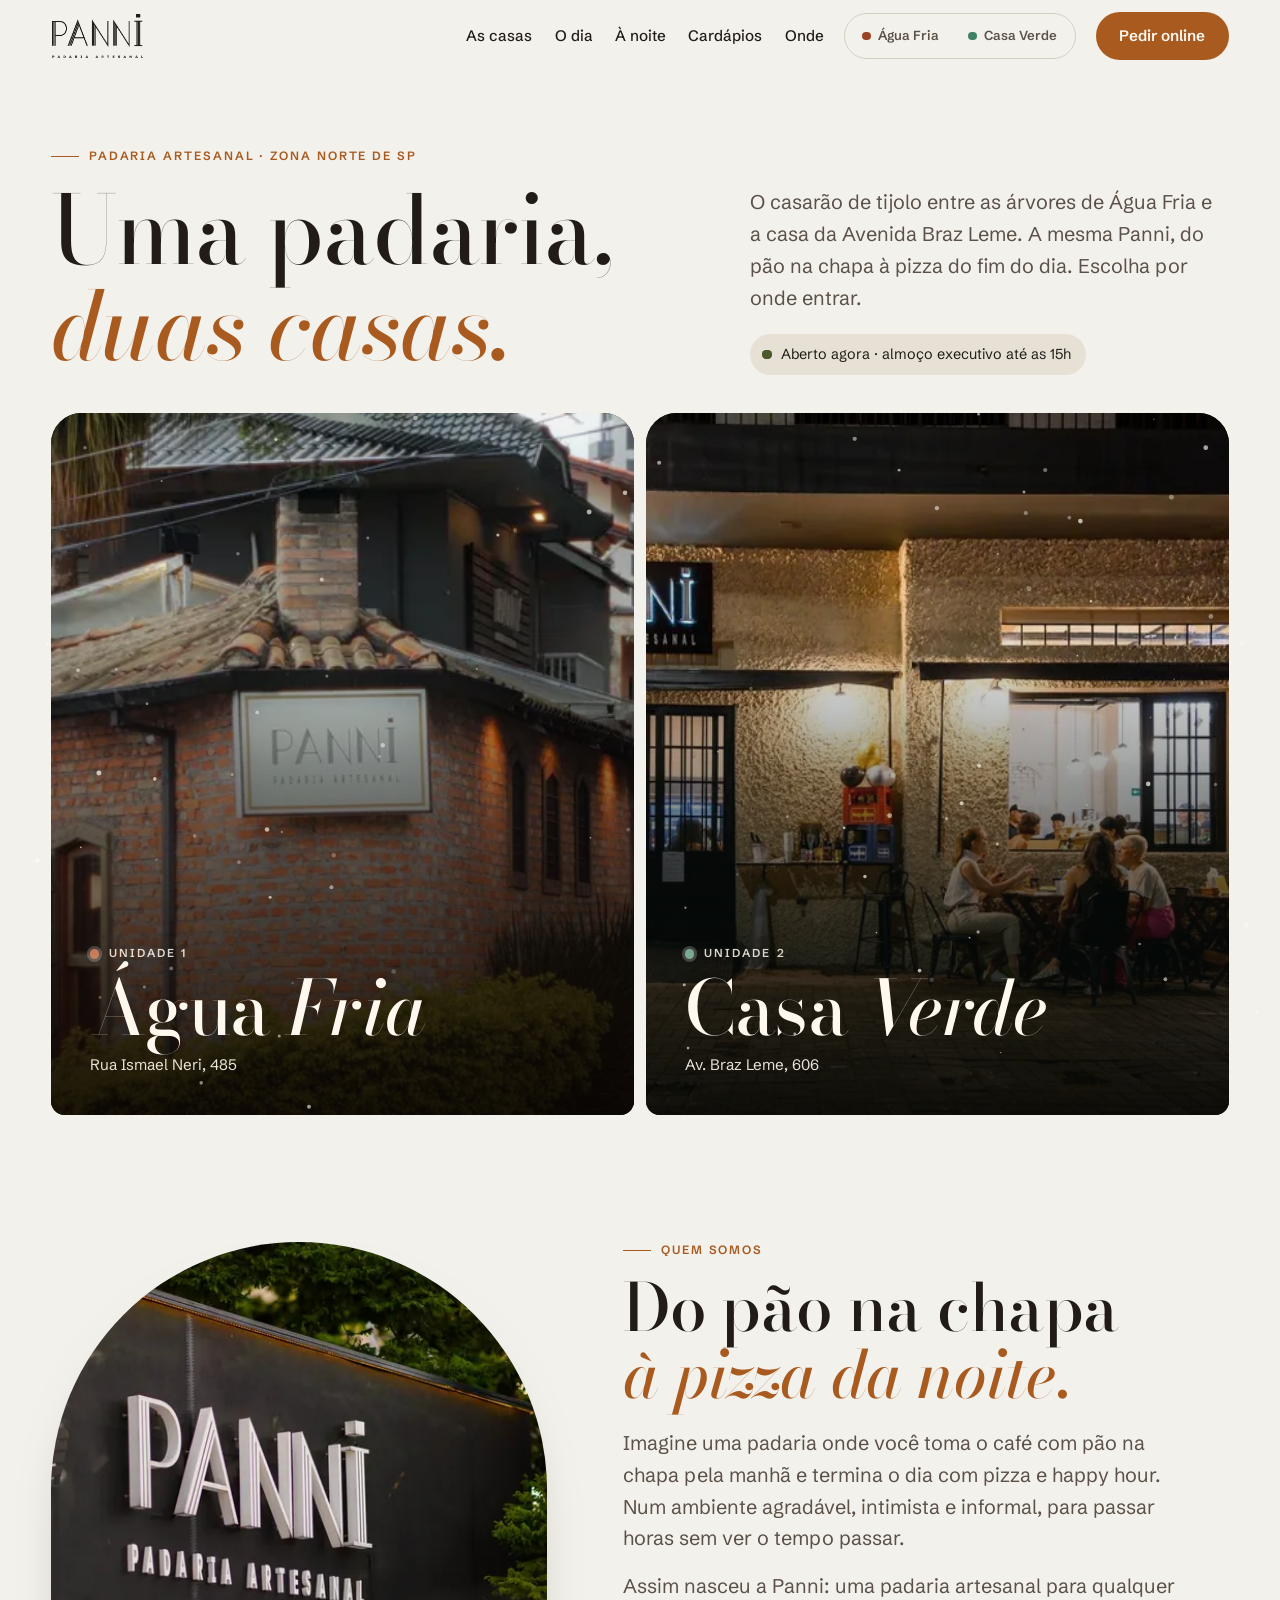
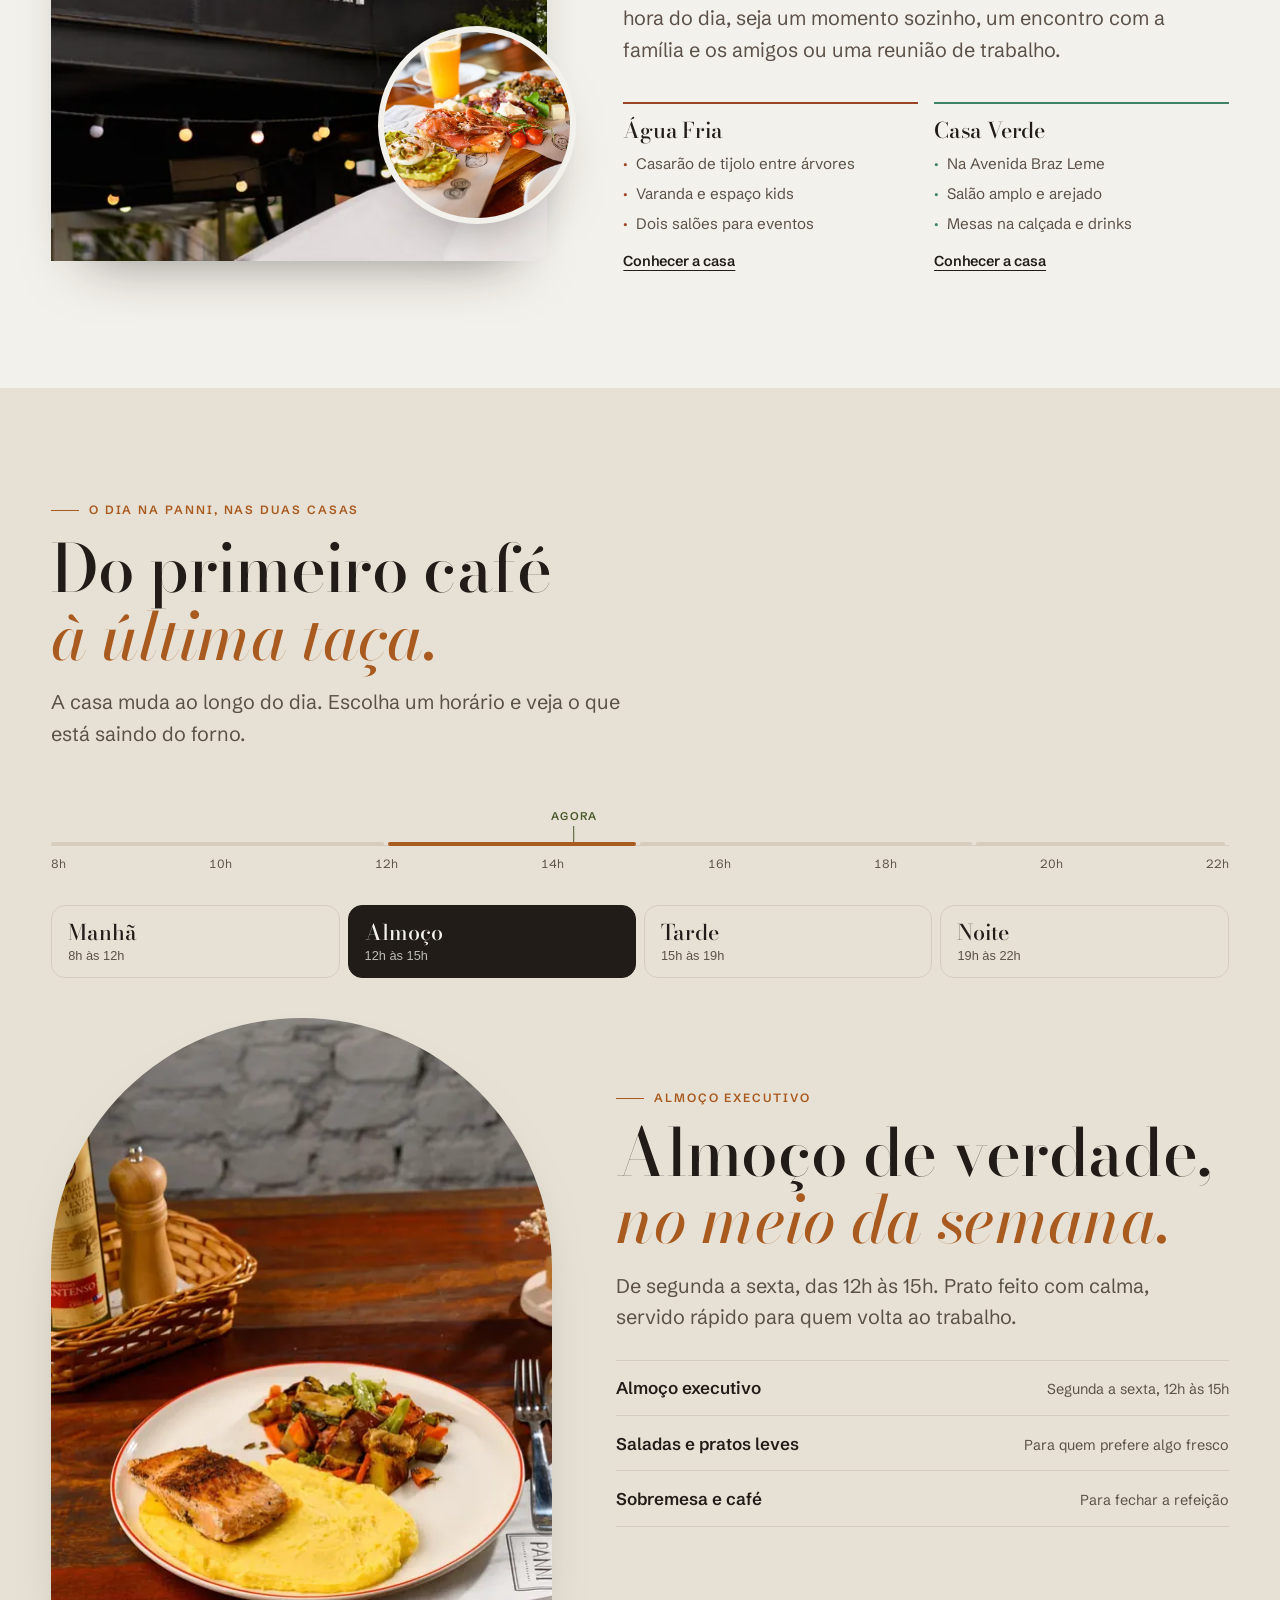
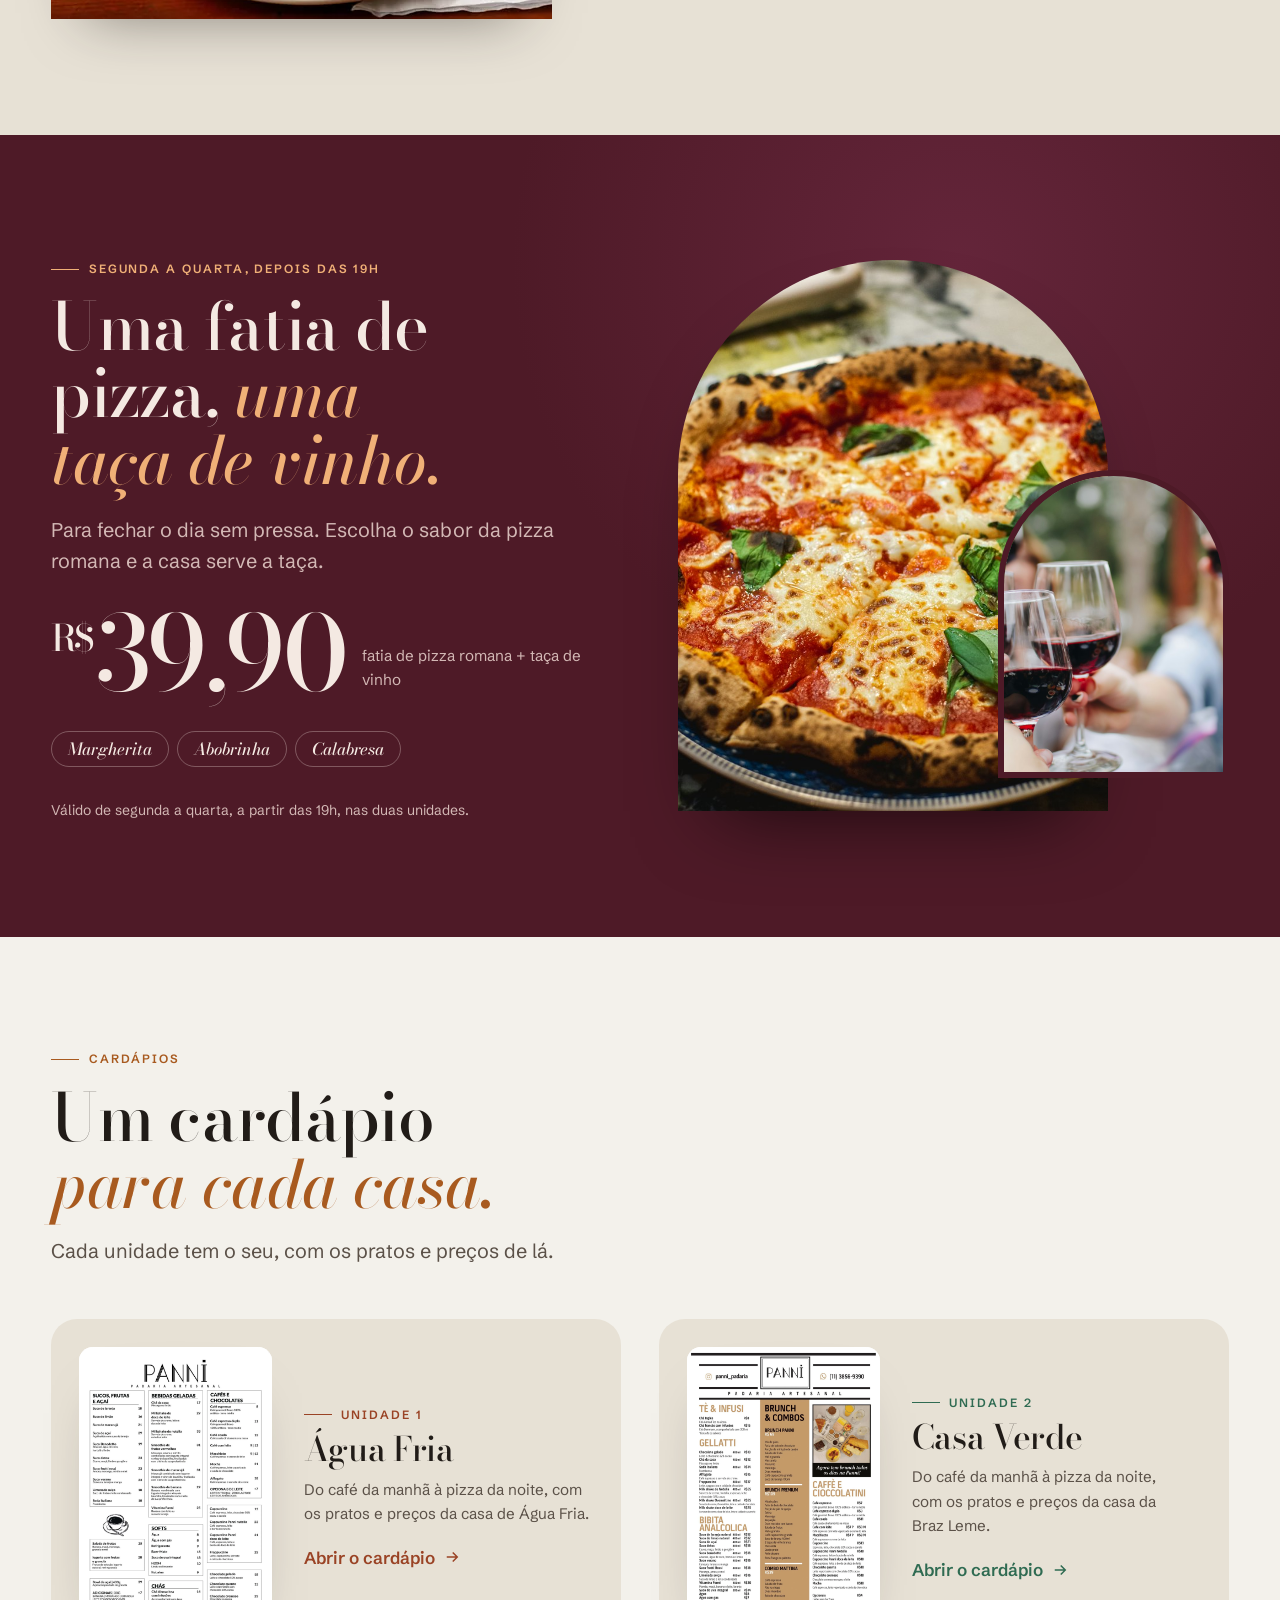
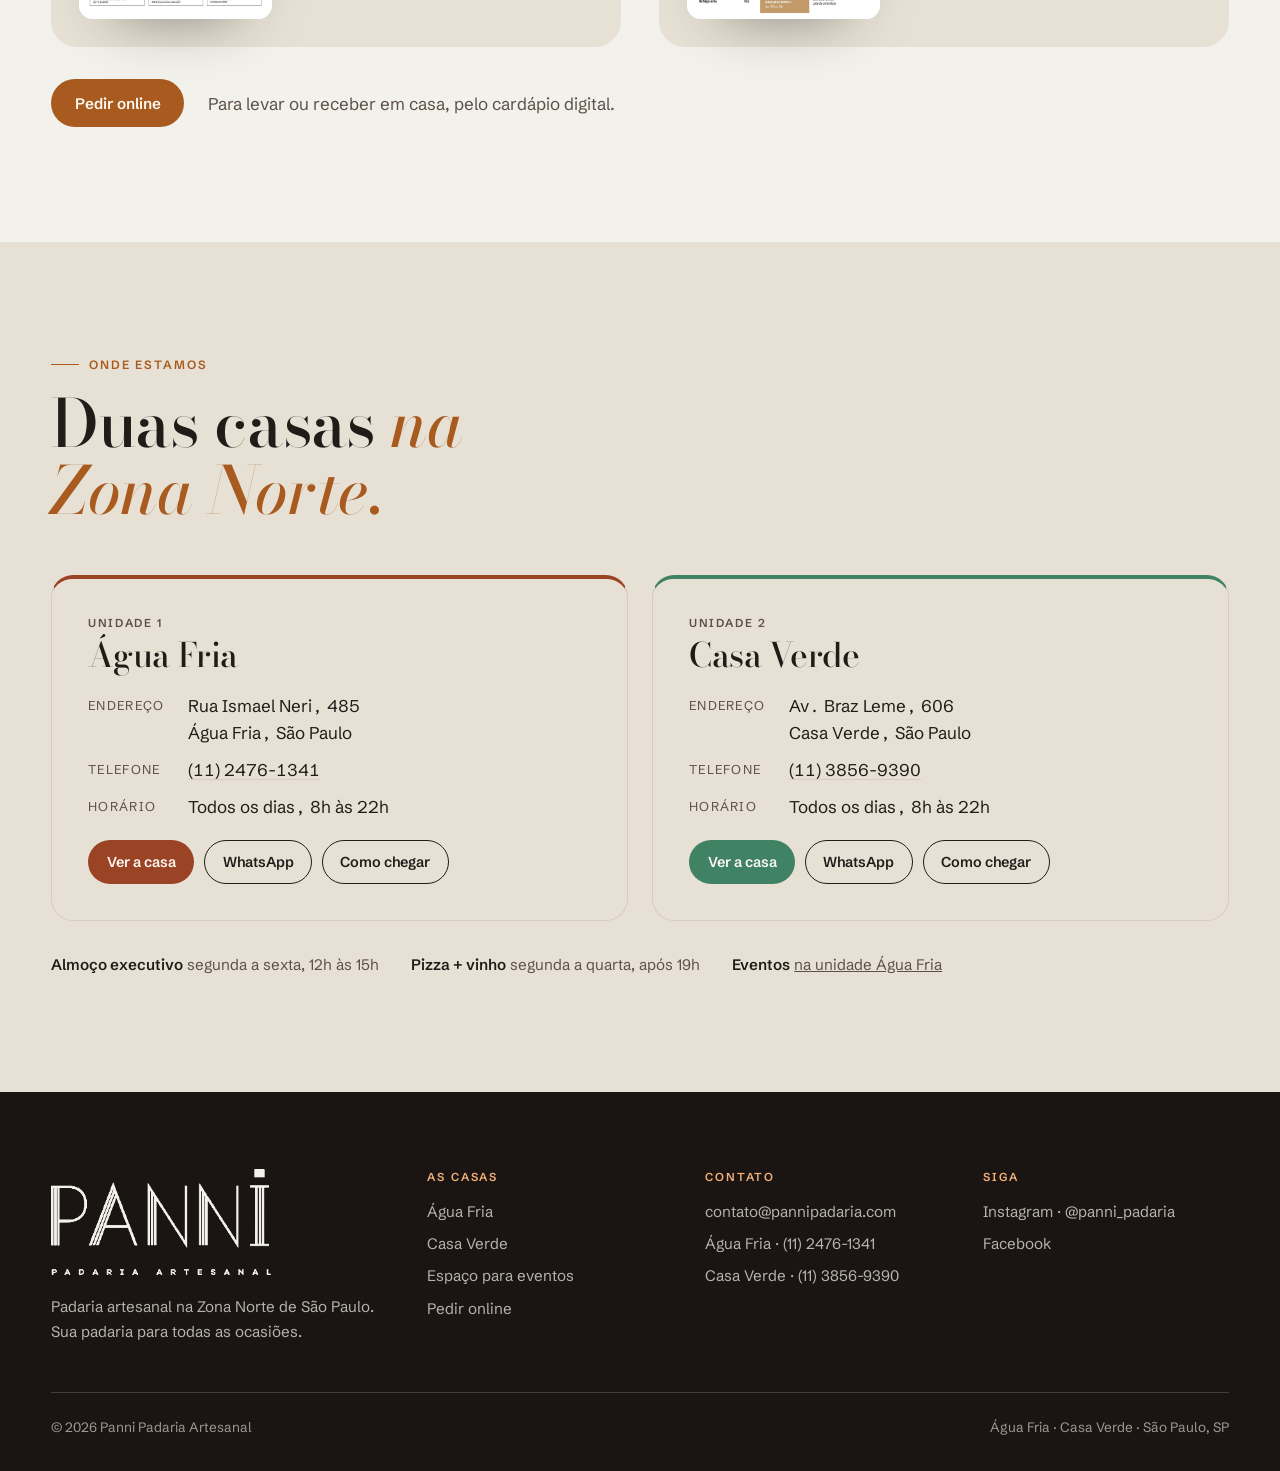
<file: index.html>
<!doctype html>
<html lang="pt-BR">
<head>
<meta charset="utf-8">
<meta name="viewport" content="width=device-width, initial-scale=1, viewport-fit=cover">
<title>Panni Padaria Artesanal · Água Fria e Casa Verde</title>
<meta name="description" content="Panni Padaria Artesanal, na Zona Norte de São Paulo: duas casas, em Água Fria e na Casa Verde. Café da manhã, almoço executivo, brunch e, à noite, pizza romana com vinho.">
<meta name="theme-color" content="#f3f1eb" media="(prefers-color-scheme: light)">
<meta name="theme-color" content="#16120f" media="(prefers-color-scheme: dark)">
<meta property="og:type" content="website">
<meta property="og:title" content="Panni Padaria Artesanal">
<meta property="og:description" content="Uma padaria, duas casas na Zona Norte de São Paulo: o casarão de Água Fria e a Casa Verde.">
<meta property="og:image" content="assets/img/af-letreiro-1800.webp">
<meta property="og:locale" content="pt_BR">
<link rel="icon" href="assets/img/favicon.svg" type="image/svg+xml">
<link rel="preconnect" href="https://fonts.googleapis.com">
<link rel="preconnect" href="https://fonts.gstatic.com" crossorigin>
<link rel="stylesheet" href="https://fonts.googleapis.com/css2?family=Bodoni+Moda:ital,opsz,wght@0,6..96,400..700;1,6..96,400..700&family=Schibsted+Grotesk:wght@400..700&display=swap">

<script type="application/ld+json">
{
  "@context": "https://schema.org",
  "@graph": [
    {
      "@type": "Bakery",
      "name": "Panni Padaria Artesanal · Água Fria",
      "url": "https://adrianochammas.github.io/panni-padaria/agua-fria/",
      "telephone": "+55-11-2476-1341",
      "email": "contato@pannipadaria.com",
      "servesCuisine": ["Padaria", "Café", "Pizza romana"],
      "address": {"@type": "PostalAddress", "streetAddress": "Rua Ismael Neri, 485", "addressLocality": "São Paulo", "addressRegion": "SP", "addressCountry": "BR"},
      "openingHours": "Mo-Su 08:00-22:00",
      "sameAs": ["https://www.instagram.com/panni_padaria", "https://www.facebook.com/pannipadaria"]
    },
    {
      "@type": "Bakery",
      "name": "Panni Padaria Artesanal · Casa Verde",
      "url": "https://adrianochammas.github.io/panni-padaria/casa-verde/",
      "telephone": "+55-11-3856-9390",
      "email": "contato@pannipadaria.com",
      "servesCuisine": ["Padaria", "Café", "Pizza romana"],
      "address": {"@type": "PostalAddress", "streetAddress": "Av. Braz Leme, 606", "addressLocality": "São Paulo", "addressRegion": "SP", "addressCountry": "BR"},
      "openingHours": "Mo-Su 08:00-22:00",
      "sameAs": ["https://www.instagram.com/panni_padaria", "https://www.facebook.com/pannipadaria"]
    }
  ]
}
</script>

<link rel="stylesheet" href="assets/css/styles.css?v=2">
<script>(function(d){d.classList.add('js');try{var c=sessionStorage.getItem('panni.cortina');sessionStorage.removeItem('panni.cortina');if(c&&!matchMedia('(prefers-reduced-motion: reduce)').matches){d.classList.add('chegando');d.style.setProperty('--cortina',c)}}catch(e){}})(document.documentElement)</script>
</head>
<body>
<div class="cortina" aria-hidden="true"><span class="logo"></span></div>
<a class="skip" href="#conteudo">Pular para o conteúdo</a>

<header class="topo" id="topo">
  <div class="wrap">
    <a class="marca" href="./" aria-label="Panni Padaria Artesanal, início"><span class="logo"></span></a>
    <nav class="nav" aria-label="Principal">
      <a href="#casas">As casas</a>
      <a href="#dia">O dia</a>
      <a href="#noite">À noite</a>
      <a href="#cardapios">Cardápios</a>
      <a href="#onde">Onde</a>
    </nav>
    <nav class="casas-switch" aria-label="Entrar em uma casa">
      <a href="agua-fria/" data-casa-link="agua-fria">Água Fria</a>
      <a href="casa-verde/" data-casa-link="casa-verde">Casa Verde</a>
    </nav>
    <a class="btn btn-forno" href="https://cardapiodigital.io/pannipadariaartesanal" target="_blank" rel="noopener">Pedir online</a>
    <button class="menu-btn" id="menu-btn" aria-expanded="false" aria-controls="gaveta">Menu</button>
  </div>
  <div class="wrap">
    <nav class="gaveta" id="gaveta" aria-label="Menu" hidden>
      <a href="#casas">As casas</a>
      <a href="#dia">O dia na Panni</a>
      <a href="#noite">Pizza e vinho</a>
      <a href="#cardapios">Cardápios</a>
      <a href="#onde">Onde estamos</a>
      <div class="gaveta-casas">
        <a href="agua-fria/" data-casa-link="agua-fria">Entrar em Água Fria</a>
        <a href="casa-verde/" data-casa-link="casa-verde">Entrar na Casa Verde</a>
      </div>
      <a class="btn btn-forno" href="https://cardapiodigital.io/pannipadariaartesanal" target="_blank" rel="noopener">Pedir online</a>
    </nav>
  </div>
</header>

<main id="conteudo">

  <!-- Abertura -->
  <section class="abertura" aria-labelledby="titulo">
    <div class="wrap">
      <div>
        <span class="eyebrow anima">Padaria artesanal · Zona Norte de SP</span>
        <h1 id="titulo" class="anima">Uma padaria, <em>duas casas.</em></h1>
      </div>
      <div>
        <p class="lead anima">O casarão de tijolo entre as árvores de Água Fria e a casa da Avenida Braz Leme. A mesma Panni, do pão na chapa à pizza do fim do dia. Escolha por onde entrar.</p>
        <p class="agora anima" data-status aria-live="polite"><i></i><span>As duas casas, todos os dias, das 8h às 22h</span></p>
      </div>
    </div>
  </section>

  <!-- As portas -->
  <section class="portas-wrap" id="casas" aria-label="As casas da Panni">
    <div class="portas">
      <a class="porta" href="agua-fria/" data-casa-link="agua-fria">
        <img src="assets/img/af-fachada-1800.webp" srcset="assets/img/af-fachada-900.webp 900w, assets/img/af-fachada-1800.webp 1800w" sizes="(max-width: 760px) 100vw, 64vw" width="1800" height="1012" fetchpriority="high"
          alt="Fachada da Panni em Água Fria: casarão de tijolo aparente com janelas de madeira, telhado colonial e jardim na calçada.">
        <span class="num">Unidade 1</span>
        <h2>Água <em>Fria</em></h2>
        <span class="end">Rua Ismael Neri, 485</span>
        <div class="detalhe">
          <p>Um casarão rústico numa rua cheia de árvores, com varanda, espaço kids e dois salões para eventos.</p>
          <span class="entrar">Entrar na casa <svg viewBox="0 0 24 24" fill="none" stroke="currentColor" stroke-width="2" aria-hidden="true"><path d="M5 12h14M13 6l6 6-6 6"/></svg></span>
        </div>
      </a>
      <a class="porta" href="casa-verde/" data-casa-link="casa-verde">
        <img src="assets/img/cv-noite-1329.webp" srcset="assets/img/cv-noite-900.webp 900w, assets/img/cv-noite-1329.webp 1329w" sizes="(max-width: 760px) 100vw, 64vw" width="1329" height="886" fetchpriority="high"
          alt="Fachada da Panni Casa Verde à noite, com o letreiro iluminado, mesas na calçada e o salão aceso ao fundo.">
        <span class="num">Unidade 2</span>
        <h2>Casa <em>Verde</em></h2>
        <span class="end">Av. Braz Leme, 606</span>
        <div class="detalhe">
          <p>Pães, doces e cheiro bom de café na Braz Leme. Salão amplo, mesas na calçada e drinks para o fim do dia.</p>
          <span class="entrar">Entrar na casa <svg viewBox="0 0 24 24" fill="none" stroke="currentColor" stroke-width="2" aria-hidden="true"><path d="M5 12h14M13 6l6 6-6 6"/></svg></span>
        </div>
      </a>
    </div>
    <canvas class="farinha" data-farinha aria-hidden="true"></canvas>
  </section>

  <!-- Quem somos -->
  <section class="secao historia" aria-labelledby="historia-titulo">
    <div class="wrap">
      <div class="janela revela">
        <div class="arco"><img src="assets/img/af-letreiro-900.webp" alt="Letreiro da Panni Padaria Artesanal entre as árvores, com um varal de lâmpadas acesas" loading="lazy" width="900" height="598"></div>
        <div class="medalha"><img src="assets/img/mesa-brunch-900.webp" alt="Mesa de brunch com torrada de abacate, frios e sucos" loading="lazy" width="900" height="598"></div>
      </div>
      <div class="revela">
        <span class="eyebrow">Quem somos</span>
        <h2 id="historia-titulo">Do pão na chapa <em>à pizza da noite.</em></h2>
        <p class="lead">Imagine uma padaria onde você toma o café com pão na chapa pela manhã e termina o dia com pizza e happy hour. Num ambiente agradável, intimista e informal, para passar horas sem ver o tempo passar.</p>
        <p class="lead">Assim nasceu a Panni: uma padaria artesanal para qualquer hora do dia, seja um momento sozinho, um encontro com a família e os amigos ou uma reunião de trabalho.</p>
        <div class="jeitos">
          <div class="jeito" data-de="agua-fria">
            <h3>Água Fria</h3>
            <ul><li>Casarão de tijolo entre árvores</li><li>Varanda e espaço kids</li><li>Dois salões para eventos</li></ul>
            <a href="agua-fria/" data-casa-link="agua-fria">Conhecer a casa</a>
          </div>
          <div class="jeito" data-de="casa-verde">
            <h3>Casa Verde</h3>
            <ul><li>Na Avenida Braz Leme</li><li>Salão amplo e arejado</li><li>Mesas na calçada e drinks</li></ul>
            <a href="casa-verde/" data-casa-link="casa-verde">Conhecer a casa</a>
          </div>
        </div>
      </div>
    </div>
  </section>

  <!-- O dia na Panni -->
  <section class="secao dia" id="dia" aria-labelledby="dia-titulo">
    <div class="wrap">
      <div class="cab revela">
        <span class="eyebrow">O dia na Panni, nas duas casas</span>
        <h2 id="dia-titulo">Do primeiro café <em>à última taça.</em></h2>
        <p class="lead">A casa muda ao longo do dia. Escolha um horário e veja o que está saindo do forno.</p>
      </div>

      <div class="regua" aria-hidden="true">
        <div class="regua-linha" id="regua-linha">
          <div class="regua-agora" id="regua-agora" hidden>Agora</div>
        </div>
        <div class="regua-horas"><span>8h</span><span>10h</span><span>12h</span><span>14h</span><span>16h</span><span>18h</span><span>20h</span><span>22h</span></div>
      </div>

      <div class="turnos" role="tablist" aria-label="Horários do dia">
        <button class="turno" role="tab" id="t-manha" aria-controls="p-manha" aria-selected="true" data-ini="8" data-fim="12"><span>Manhã</span><small>8h às 12h</small></button>
        <button class="turno" role="tab" id="t-almoco" aria-controls="p-almoco" aria-selected="false" tabindex="-1" data-ini="12" data-fim="15"><span>Almoço</span><small>12h às 15h</small></button>
        <button class="turno" role="tab" id="t-tarde" aria-controls="p-tarde" aria-selected="false" tabindex="-1" data-ini="15" data-fim="19"><span>Tarde</span><small>15h às 19h</small></button>
        <button class="turno" role="tab" id="t-noite" aria-controls="p-noite" aria-selected="false" tabindex="-1" data-ini="19" data-fim="22"><span>Noite</span><small>19h às 22h</small></button>
      </div>

      <div class="painel" role="tabpanel" id="p-manha" aria-labelledby="t-manha">
        <div class="foto"><img src="assets/img/croissant.jpg" alt="Croissants dourados recém-saídos do forno" loading="lazy" width="1400" height="933"></div>
        <div>
          <span class="eyebrow">Café da manhã</span>
          <h3>Manteiga, café <em>e forno quente.</em></h3>
          <p class="lead">O croissant é o carro-chefe da manhã. Peça com um café e fique o tempo que quiser.</p>
          <ul class="itens">
            <li><b>Croissant tradicional</b><span>Massa folhada na manteiga</span></li>
            <li><b>Croissant de queijo e presunto</b><span>Quente, para o café salgado</span></li>
            <li><b>Croissant de chocolate</b><span>Recheio de chocolate Callebaut</span></li>
            <li><b>Pão na chapa e cafés</b><span>No balcão ou na mesa</span></li>
          </ul>
        </div>
      </div>

      <div class="painel" role="tabpanel" id="p-almoco" aria-labelledby="t-almoco" hidden>
        <div class="foto"><img src="assets/img/mesa-ovos-900.webp" alt="Prato com ovos mexidos, batatas e torrada, com azeite e pimenta à mesa" loading="lazy" width="900" height="598"></div>
        <div>
          <span class="eyebrow">Almoço executivo</span>
          <h3>Almoço de verdade, <em>no meio da semana.</em></h3>
          <p class="lead">De segunda a sexta, das 12h às 15h. Prato feito com calma, servido rápido para quem volta ao trabalho.</p>
          <ul class="itens">
            <li><b>Almoço executivo</b><span>Segunda a sexta, 12h às 15h</span></li>
            <li><b>Saladas e pratos leves</b><span>Para quem prefere algo fresco</span></li>
            <li><b>Sobremesa e café</b><span>Para fechar a refeição</span></li>
          </ul>
        </div>
      </div>

      <div class="painel" role="tabpanel" id="p-tarde" aria-labelledby="t-tarde" hidden>
        <div class="foto"><img src="assets/img/mesa-brunch-900.webp" alt="Mesa de brunch com torrada de abacate, frios, salada e sucos" loading="lazy" width="900" height="598"></div>
        <div>
          <span class="eyebrow">Café da tarde e brunch</span>
          <h3>A pausa da tarde <em>e o brunch de domingo.</em></h3>
          <p class="lead">Durante a semana, café da tarde. No fim de semana, brunch para reunir a família à mesa.</p>
          <ul class="itens">
            <li><b>Café da tarde</b><span>Todos os dias</span></li>
            <li><b>Brunch</b><span>Sábados e domingos</span></li>
            <li><b>Wi-Fi e tomadas</b><span>Traga o notebook</span></li>
          </ul>
        </div>
      </div>

      <div class="painel" role="tabpanel" id="p-noite" aria-labelledby="t-noite" hidden>
        <div class="foto"><img src="assets/img/pizza.jpg" alt="Pizza assada com tomates e alecrim" loading="lazy" width="1400" height="933"></div>
        <div>
          <span class="eyebrow">À noite</span>
          <h3>Pizza romana, <em>vinho e sopa.</em></h3>
          <p class="lead">Quando escurece, a padaria vira lugar de jantar. Pizza em fatias, sopas e uma carta de vinhos.</p>
          <ul class="itens">
            <li><b>Pizza romana em fatias</b><span>Margherita, abobrinha, calabresa</span></li>
            <li><b>Vinho em taça</b><span>Para acompanhar a pizza</span></li>
            <li><b>Sopas</b><span>Nas noites frias</span></li>
          </ul>
          <a class="btn btn-linha" href="#noite">Ver a promoção da noite</a>
        </div>
      </div>
    </div>
  </section>

  <!-- A noite -->
  <section class="secao noite" id="noite" aria-labelledby="noite-titulo">
    <div class="wrap">
      <div class="revela">
        <span class="eyebrow">Segunda a quarta, depois das 19h</span>
        <h2 id="noite-titulo">Uma fatia de pizza, <em>uma taça de vinho.</em></h2>
        <p class="lead">Para fechar o dia sem pressa. Escolha o sabor da pizza romana e a casa serve a taça.</p>
        <div class="preco">
          <strong><sup>R$</sup>39,90</strong>
          <span>fatia de pizza romana + taça de vinho</span>
        </div>
        <ul class="sabores" aria-label="Sabores da promoção">
          <li>Margherita</li>
          <li>Abobrinha</li>
          <li>Calabresa</li>
        </ul>
        <p class="nota">Válido de segunda a quarta, a partir das 19h, nas duas unidades.</p>
      </div>
      <div class="fotos revela" aria-hidden="true">
        <div class="arco"><img src="assets/img/pizza-margherita.jpg" alt="" loading="lazy" width="1400" height="933"></div>
        <div class="taca"><img src="assets/img/vinho.jpg" alt="" loading="lazy" width="1400" height="933"></div>
      </div>
    </div>
  </section>

  <!-- Cardápios -->
  <section class="secao" id="cardapios" aria-labelledby="cardapios-titulo">
    <div class="wrap">
      <div class="cab revela">
        <span class="eyebrow">Cardápios</span>
        <h2 id="cardapios-titulo">Um cardápio <em>para cada casa.</em></h2>
        <p class="lead">Cada unidade tem o seu, com os pratos e preços de lá.</p>
      </div>
      <div class="cardapios-grade">
        <a class="cardapio-cartao revela" href="agua-fria/cardapio.html" data-de="agua-fria" data-casa-link="agua-fria" data-tilt>
          <div class="capa"><img src="assets/img/cardapio-af-1.webp" alt="" loading="lazy" width="1400" height="1980"></div>
          <div>
            <span class="eyebrow">Unidade 1</span>
            <h3>Água Fria</h3>
            <p>Do café da manhã à pizza da noite, com os pratos e preços da casa de Água Fria.</p>
            <span class="mais">Abrir o cardápio <svg width="18" height="18" viewBox="0 0 24 24" fill="none" stroke="currentColor" stroke-width="2" aria-hidden="true"><path d="M5 12h14M13 6l6 6-6 6"/></svg></span>
          </div>
        </a>
        <a class="cardapio-cartao revela" href="casa-verde/cardapio.html" data-de="casa-verde" data-casa-link="casa-verde" data-tilt>
          <div class="capa"><img src="assets/img/cardapio-cv-1.webp" alt="" loading="lazy" width="1400" height="1980"></div>
          <div>
            <span class="eyebrow">Unidade 2</span>
            <h3>Casa Verde</h3>
            <p>Do café da manhã à pizza da noite, com os pratos e preços da casa da Braz Leme.</p>
            <span class="mais">Abrir o cardápio <svg width="18" height="18" viewBox="0 0 24 24" fill="none" stroke="currentColor" stroke-width="2" aria-hidden="true"><path d="M5 12h14M13 6l6 6-6 6"/></svg></span>
          </div>
        </a>
      </div>
      <div class="pedir revela">
        <a class="btn btn-forno" href="https://cardapiodigital.io/pannipadariaartesanal" target="_blank" rel="noopener">Pedir online</a>
        <p>Para levar ou receber em casa, pelo cardápio digital.</p>
      </div>
    </div>
  </section>

  <!-- Onde -->
  <section class="secao dia" id="onde" aria-labelledby="onde-titulo">
    <div class="wrap">
      <div class="cab revela">
        <span class="eyebrow">Onde estamos</span>
        <h2 id="onde-titulo">Duas casas <em>na Zona Norte.</em></h2>
      </div>
      <div class="unidades-grade">
        <article class="unidade revela" data-de="agua-fria">
          <h3><small>Unidade 1</small>Água Fria</h3>
          <dl class="ficha">
            <dt>Endereço</dt><dd>Rua Ismael Neri, 485<br>Água Fria, São Paulo</dd>
            <dt>Telefone</dt><dd><a href="tel:+551124761341">(11) 2476-1341</a></dd>
            <dt>Horário</dt><dd>Todos os dias, 8h às 22h</dd>
          </dl>
          <div class="acoes">
            <a class="btn btn-forno" href="agua-fria/" data-casa-link="agua-fria">Ver a casa</a>
            <a class="btn btn-linha" href="https://wa.me/551124761341" target="_blank" rel="noopener">WhatsApp</a>
            <a class="btn btn-linha" href="https://www.google.com/maps/search/?api=1&amp;query=Panni+Padaria+Rua+Ismael+Neri+485+S%C3%A3o+Paulo" target="_blank" rel="noopener">Como chegar</a>
          </div>
        </article>
        <article class="unidade revela" data-de="casa-verde">
          <h3><small>Unidade 2</small>Casa Verde</h3>
          <dl class="ficha">
            <dt>Endereço</dt><dd>Av. Braz Leme, 606<br>Casa Verde, São Paulo</dd>
            <dt>Telefone</dt><dd><a href="tel:+551138569390">(11) 3856-9390</a></dd>
            <dt>Horário</dt><dd>Todos os dias, 8h às 22h</dd>
          </dl>
          <div class="acoes">
            <a class="btn btn-forno" href="casa-verde/" data-casa-link="casa-verde">Ver a casa</a>
            <a class="btn btn-linha" href="https://wa.me/551138569390" target="_blank" rel="noopener">WhatsApp</a>
            <a class="btn btn-linha" href="https://www.google.com/maps/search/?api=1&amp;query=Panni+Padaria+Av+Braz+Leme+606+S%C3%A3o+Paulo" target="_blank" rel="noopener">Como chegar</a>
          </div>
        </article>
      </div>
      <div class="horario revela">
        <span><b>Almoço executivo</b> segunda a sexta, 12h às 15h</span>
        <span><b>Pizza + vinho</b> segunda a quarta, após 19h</span>
        <span><b>Eventos</b> <a href="agua-fria/#eventos" data-casa-link="agua-fria">na unidade Água Fria</a></span>
      </div>
    </div>
  </section>
</main>

<footer class="rodape">
  <div class="wrap">
    <div class="rodape-topo">
      <div>
        <span class="logo" role="img" aria-label="Panni Padaria Artesanal"></span>
        <p style="margin-top:1.25rem;max-width:22rem">Padaria artesanal na Zona Norte de São Paulo. Sua padaria para todas as ocasiões.</p>
      </div>
      <div>
        <h4>As casas</h4>
        <ul>
          <li><a href="agua-fria/" data-casa-link="agua-fria">Água Fria</a></li>
          <li><a href="casa-verde/" data-casa-link="casa-verde">Casa Verde</a></li>
          <li><a href="agua-fria/#eventos" data-casa-link="agua-fria">Espaço para eventos</a></li>
          <li><a href="https://cardapiodigital.io/pannipadariaartesanal" target="_blank" rel="noopener">Pedir online</a></li>
        </ul>
      </div>
      <div>
        <h4>Contato</h4>
        <ul>
          <li><a href="mailto:contato@pannipadaria.com">contato@pannipadaria.com</a></li>
          <li>Água Fria · <a href="tel:+551124761341">(11) 2476-1341</a></li>
          <li>Casa Verde · <a href="tel:+551138569390">(11) 3856-9390</a></li>
        </ul>
      </div>
      <div>
        <h4>Siga</h4>
        <ul>
          <li><a href="https://www.instagram.com/panni_padaria" target="_blank" rel="noopener">Instagram · @panni_padaria</a></li>
          <li><a href="https://www.facebook.com/pannipadaria" target="_blank" rel="noopener">Facebook</a></li>
        </ul>
      </div>
    </div>
    <div class="rodape-base">
      <span>© <span class="ano">2026</span> Panni Padaria Artesanal</span>
      <span>Água Fria · Casa Verde · São Paulo, SP</span>
    </div>
  </div>
</footer>

<script src="assets/js/app.js?v=2"></script>
</body>
</html>
</file>
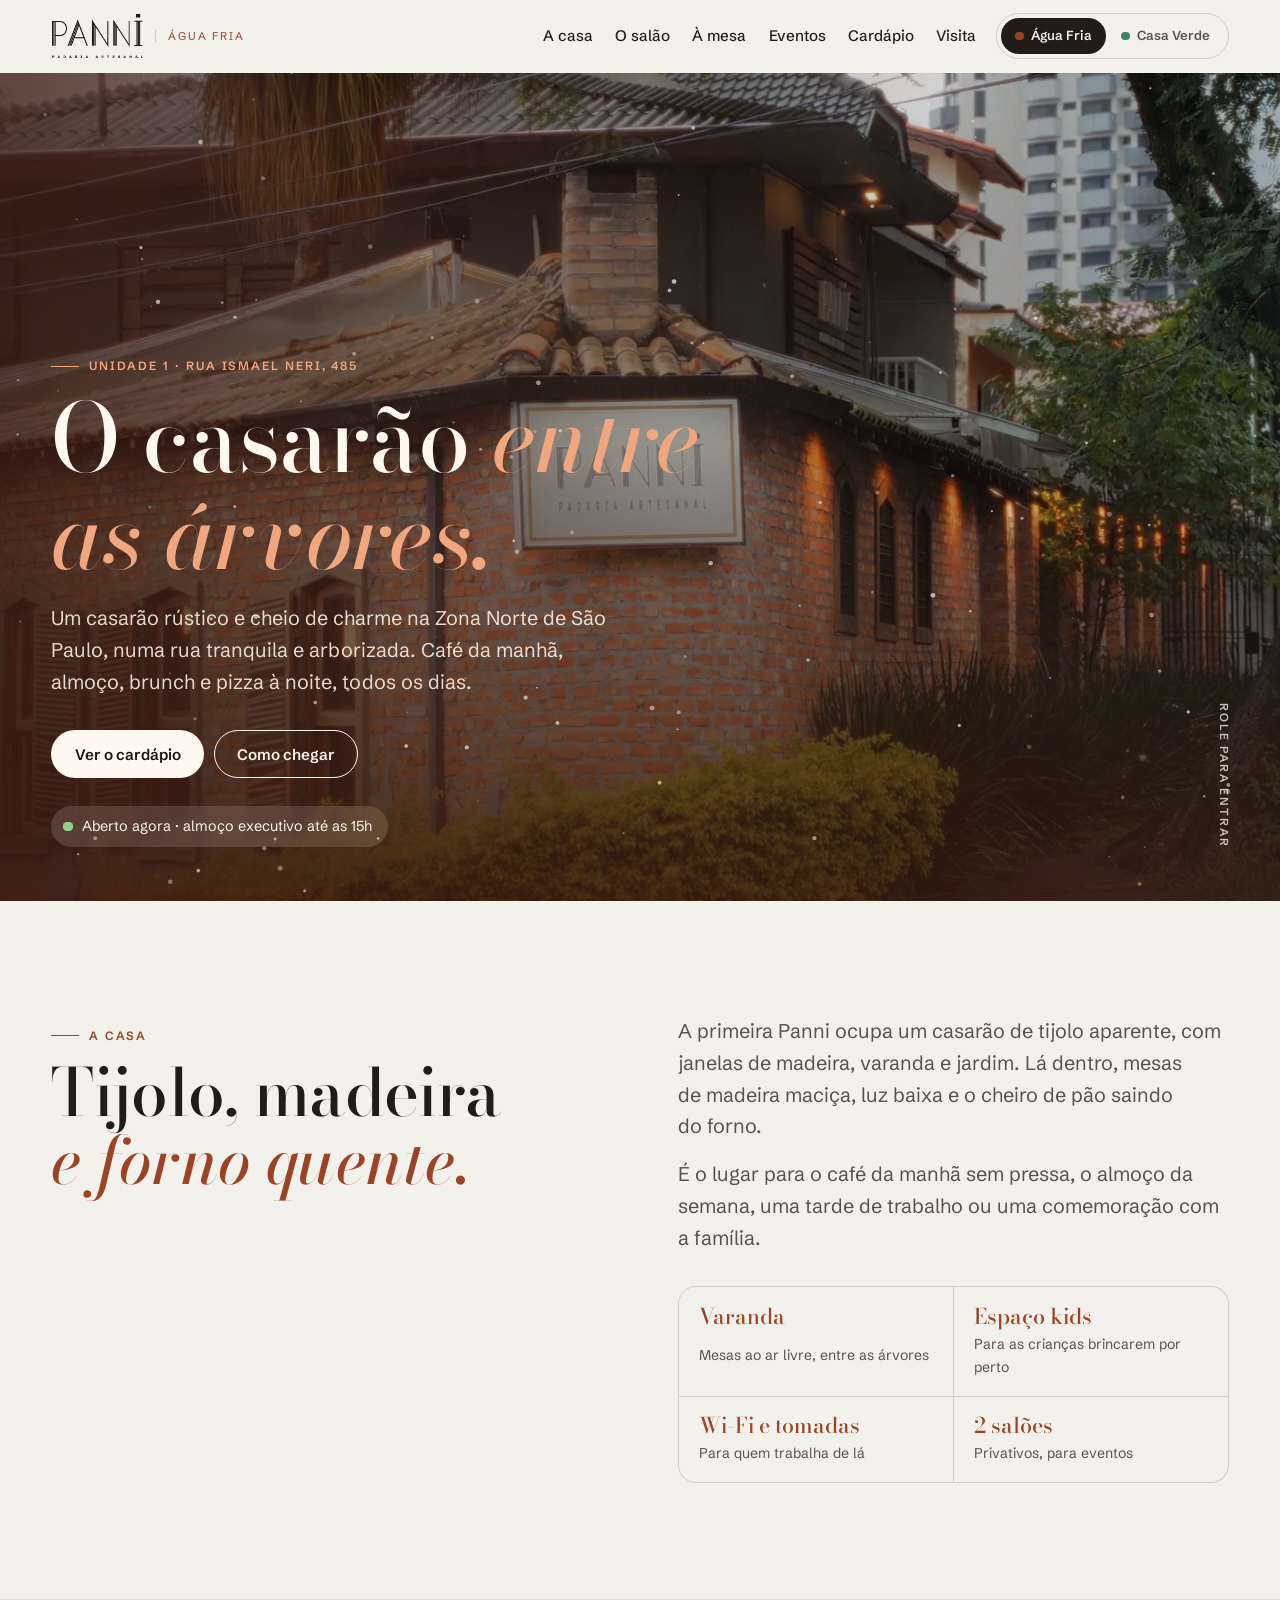
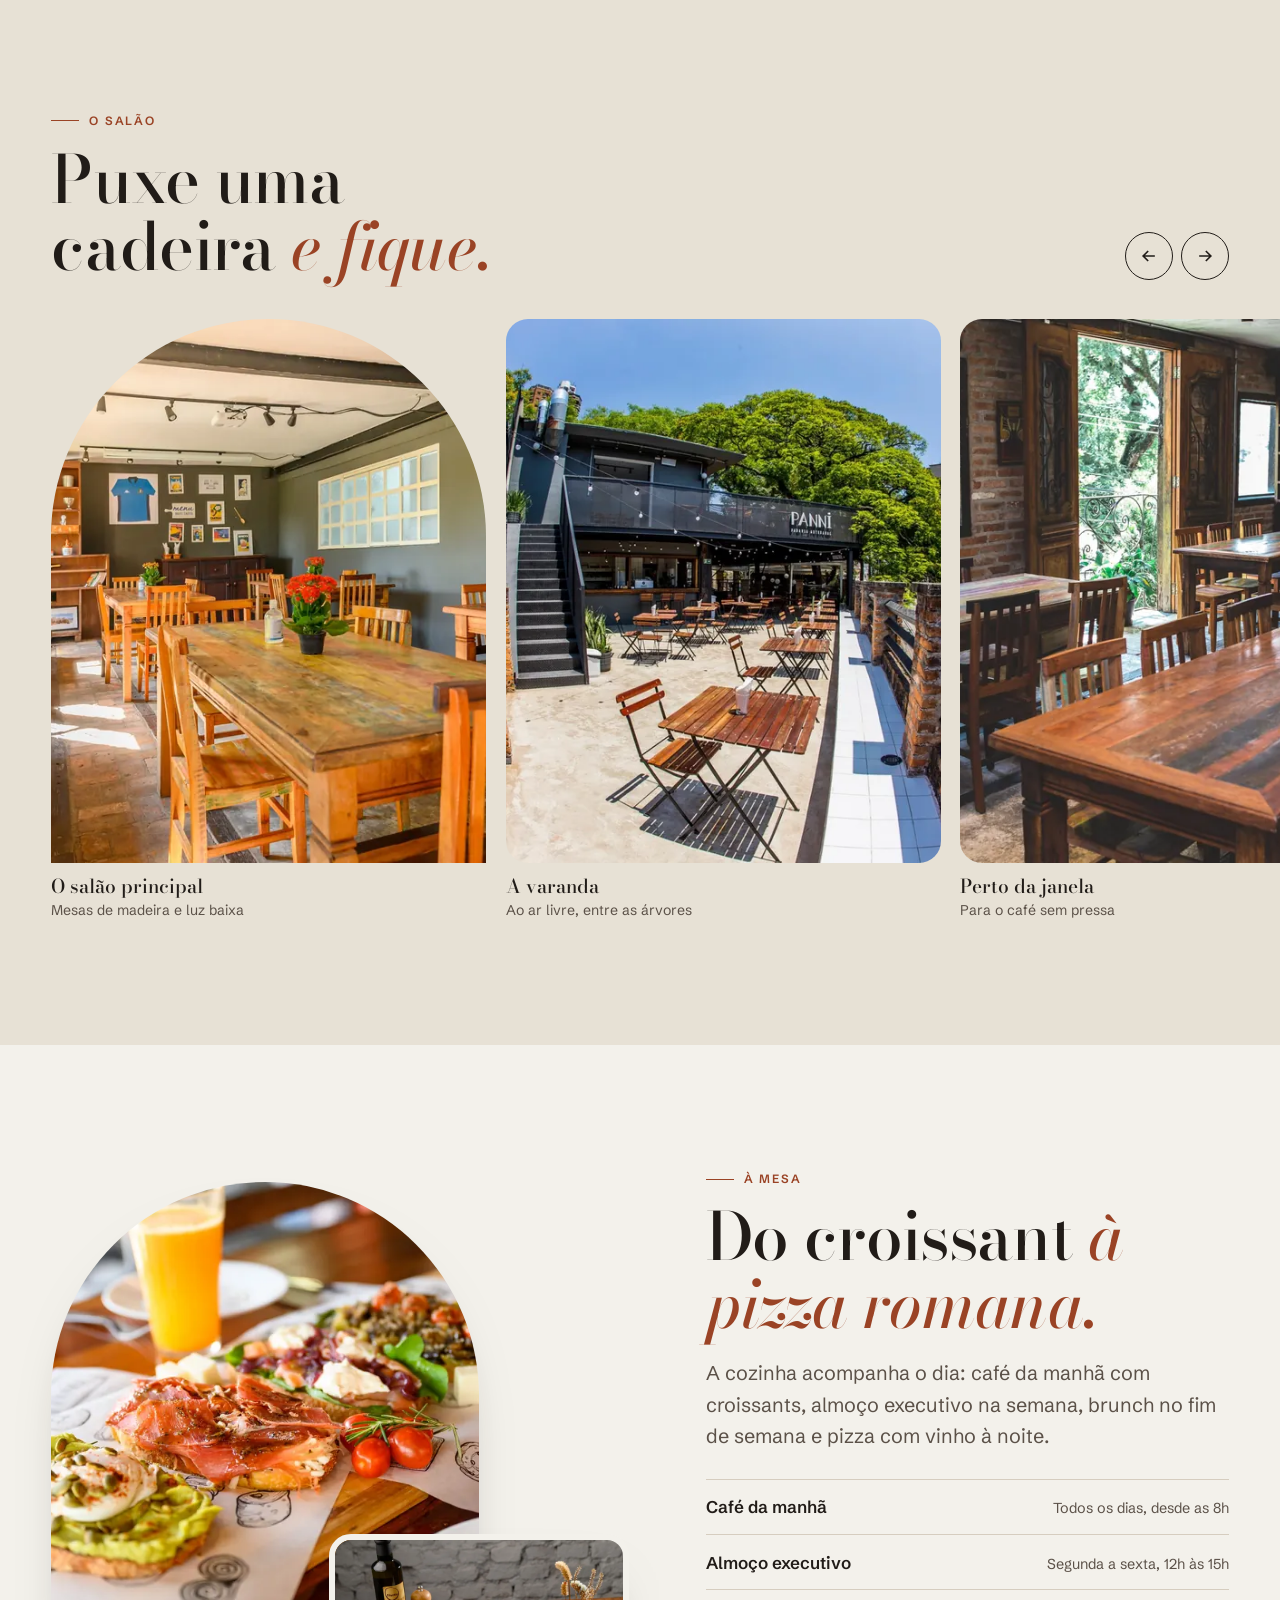
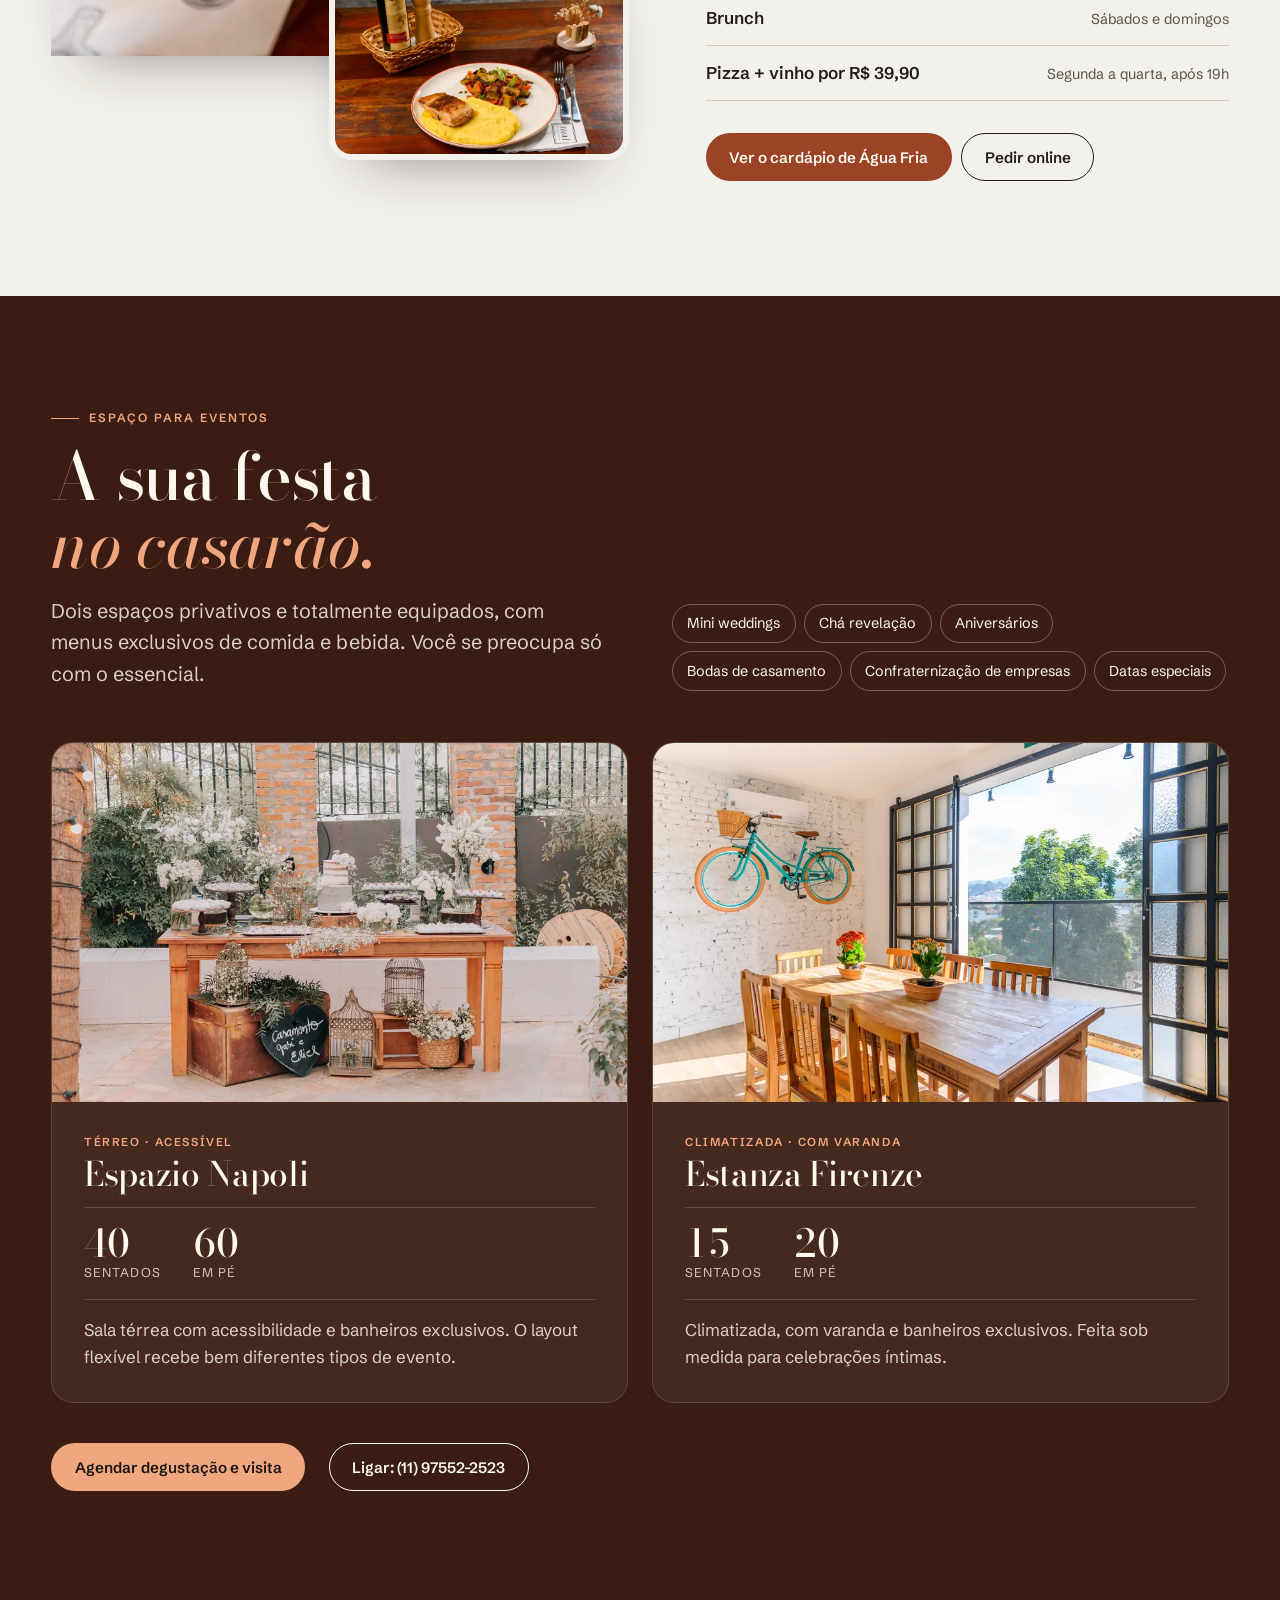
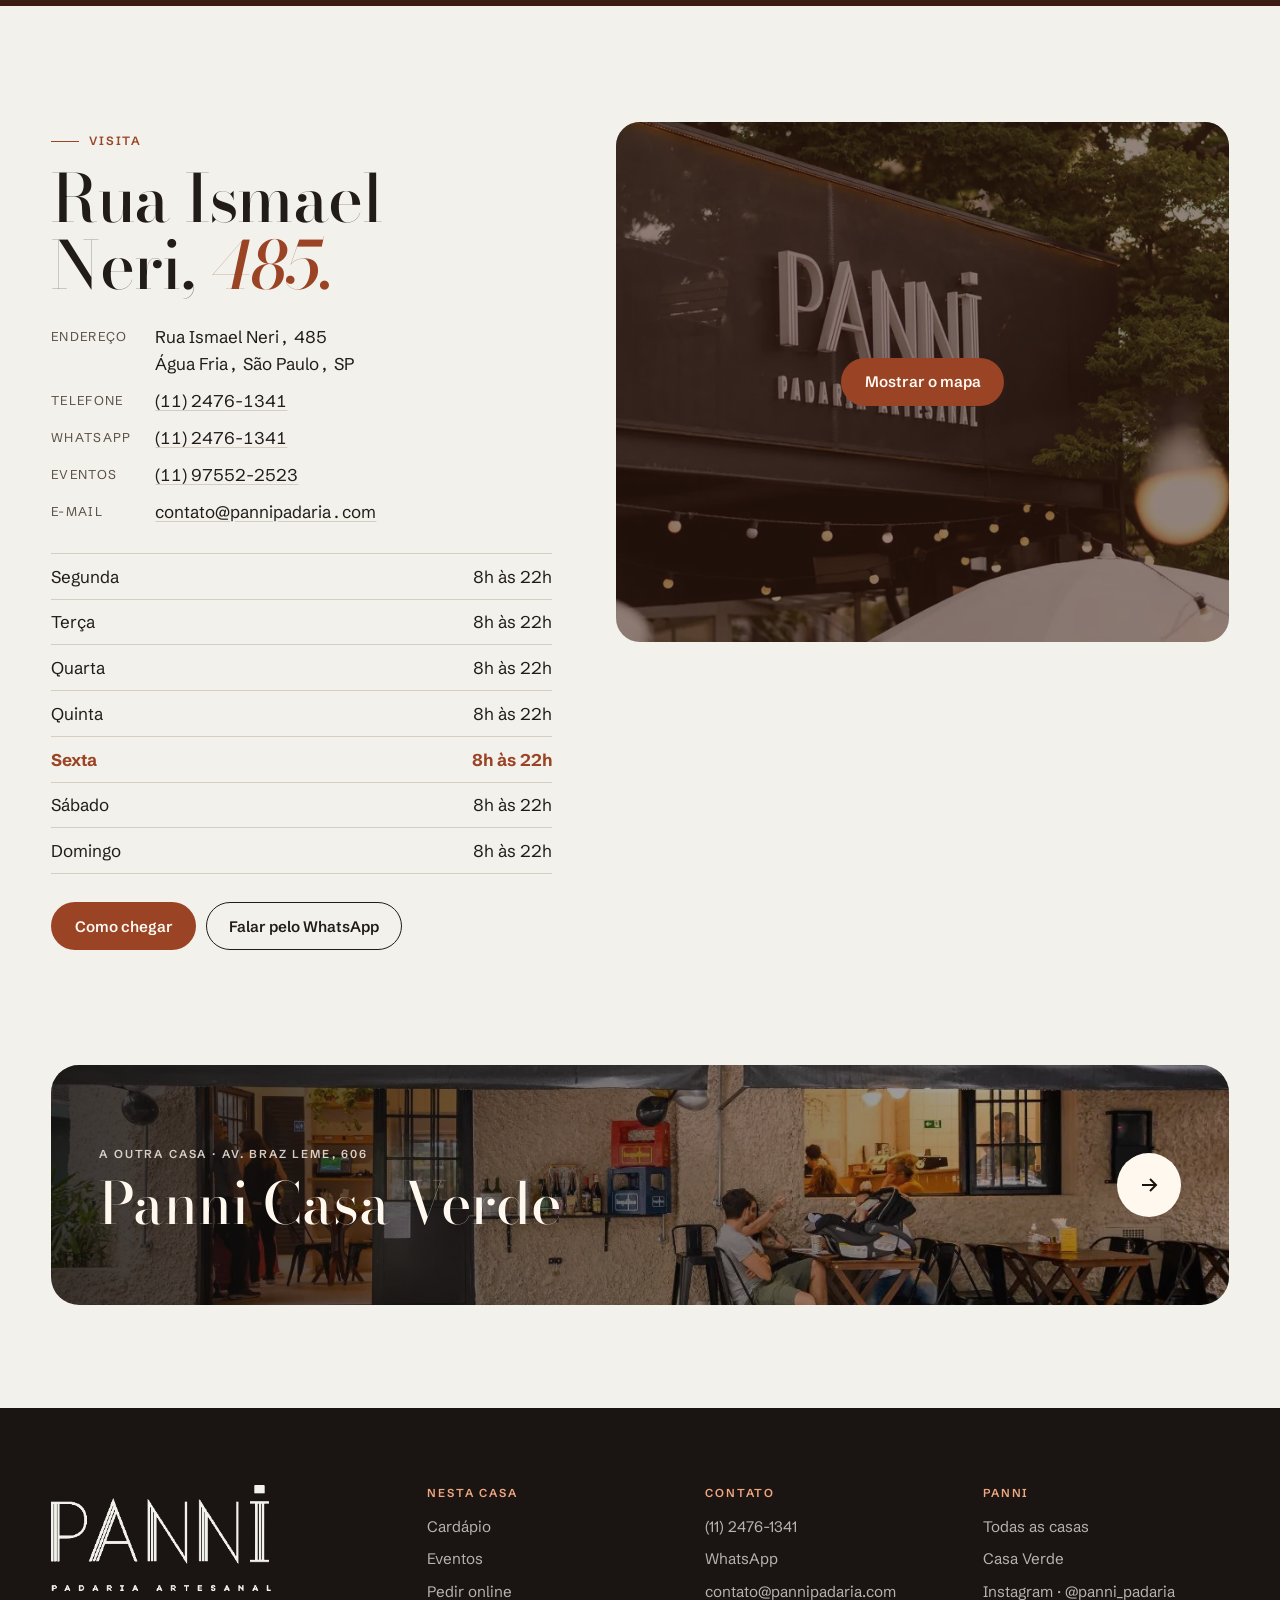
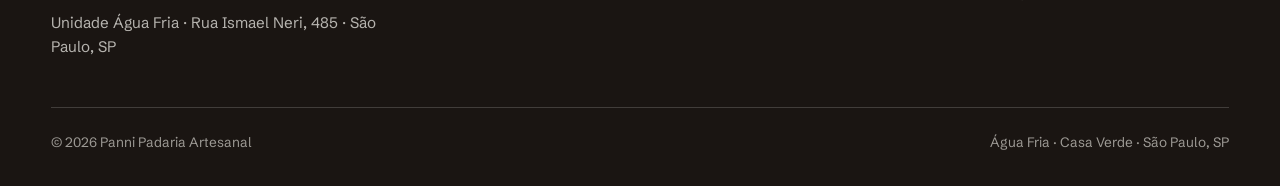
<file: agua-fria/index.html>
<!doctype html>
<html lang="pt-BR" data-casa="agua-fria">
<head>
<meta charset="utf-8">
<meta name="viewport" content="width=device-width, initial-scale=1, viewport-fit=cover">
<title>Panni Água Fria · Rua Ismael Neri, 485</title>
<meta name="description" content="Panni Padaria Artesanal em Água Fria: um casarão de tijolo entre as árvores da Zona Norte, com varanda, espaço kids e dois salões para eventos. Todos os dias, das 8h às 22h.">
<meta name="theme-color" content="#3a1c12">
<meta property="og:type" content="website">
<meta property="og:title" content="Panni · Água Fria">
<meta property="og:description" content="O casarão entre as árvores. Rua Ismael Neri, 485.">
<meta property="og:image" content="../assets/img/af-fachada-1800.webp">
<meta property="og:locale" content="pt_BR">
<link rel="icon" href="../assets/img/favicon.svg" type="image/svg+xml">
<link rel="preconnect" href="https://fonts.googleapis.com">
<link rel="preconnect" href="https://fonts.gstatic.com" crossorigin>
<link rel="stylesheet" href="https://fonts.googleapis.com/css2?family=Bodoni+Moda:ital,opsz,wght@0,6..96,400..700;1,6..96,400..700&family=Schibsted+Grotesk:wght@400..700&display=swap">

<script type="application/ld+json">
{
  "@context": "https://schema.org",
  "@type": "Bakery",
  "name": "Panni Padaria Artesanal · Água Fria",
  "url": "https://adrianochammas.github.io/panni-padaria/agua-fria/",
  "image": "https://adrianochammas.github.io/panni-padaria/assets/img/af-fachada-1800.webp",
  "telephone": "+55-11-2476-1341",
  "email": "contato@pannipadaria.com",
  "servesCuisine": ["Padaria", "Café", "Pizza romana"],
  "menu": "https://adrianochammas.github.io/panni-padaria/agua-fria/cardapio.html",
  "address": {"@type": "PostalAddress", "streetAddress": "Rua Ismael Neri, 485", "addressLocality": "São Paulo", "addressRegion": "SP", "addressCountry": "BR"},
  "openingHours": "Mo-Su 08:00-22:00",
  "sameAs": ["https://www.instagram.com/panni_padaria", "https://www.facebook.com/pannipadaria"]
}
</script>

<link rel="stylesheet" href="../assets/css/styles.css?v=2">
<script>(function(d){d.classList.add('js');try{var c=sessionStorage.getItem('panni.cortina');sessionStorage.removeItem('panni.cortina');if(c&&!matchMedia('(prefers-reduced-motion: reduce)').matches){d.classList.add('chegando');d.style.setProperty('--cortina',c)}}catch(e){}})(document.documentElement)</script>
</head>
<body>
<div class="cortina" aria-hidden="true"><span class="logo"></span></div>
<a class="skip" href="#conteudo">Pular para o conteúdo</a>

<header class="topo" id="topo">
  <div class="wrap">
    <a class="marca" href="../" data-casa-link="todas" aria-label="Panni Padaria Artesanal, todas as casas"><span class="logo"></span><small>Água Fria</small></a>
    <nav class="nav" aria-label="Nesta casa">
      <a href="#casa">A casa</a>
      <a href="#salao">O salão</a>
      <a href="#mesa">À mesa</a>
      <a href="#eventos">Eventos</a>
      <a href="cardapio.html">Cardápio</a>
      <a href="#visita">Visita</a>
    </nav>
    <nav class="casas-switch" aria-label="Trocar de casa">
      <a href="./" data-casa-link="agua-fria" aria-current="page">Água Fria</a>
      <a href="../casa-verde/" data-casa-link="casa-verde">Casa Verde</a>
    </nav>
    <button class="menu-btn" id="menu-btn" aria-expanded="false" aria-controls="gaveta">Menu</button>
  </div>
  <div class="wrap">
    <nav class="gaveta" id="gaveta" aria-label="Menu" hidden>
      <a href="#casa">A casa</a>
      <a href="#salao">O salão</a>
      <a href="#mesa">À mesa</a>
      <a href="#eventos">Eventos</a>
      <a href="cardapio.html">Cardápio</a>
      <a href="#visita">Visita</a>
      <div class="gaveta-casas">
        <a href="../casa-verde/" data-casa-link="casa-verde">Ir para a Casa Verde</a>
        <a href="../" data-casa-link="todas">Todas as casas</a>
      </div>
    </nav>
  </div>
</header>

<main id="conteudo">

  <!-- Abertura -->
  <section class="capa-casa" aria-labelledby="titulo">
    <img src="../assets/img/af-fachada-1800.webp" srcset="../assets/img/af-fachada-900.webp 900w, ../assets/img/af-fachada-1800.webp 1800w" sizes="110vw" width="1800" height="1012" fetchpriority="high"
      alt="Fachada da Panni em Água Fria: casarão de tijolo aparente com janelas de madeira, telhado colonial e jardim na calçada.">
    <canvas class="farinha" data-farinha aria-hidden="true"></canvas>
    <div class="wrap">
      <span class="eyebrow anima">Unidade 1 · Rua Ismael Neri, 485</span>
      <h1 id="titulo" class="anima">O casarão <em>entre as árvores.</em></h1>
      <p class="lead anima">Um casarão rústico e cheio de charme na Zona Norte de São Paulo, numa rua tranquila e arborizada. Café da manhã, almoço, brunch e pizza à noite, todos os dias.</p>
      <div class="acoes anima">
        <a class="btn btn-forno" href="cardapio.html">Ver o cardápio</a>
        <a class="btn btn-linha" href="#visita">Como chegar</a>
      </div>
      <p class="agora anima" data-status aria-live="polite"><i></i><span>Todos os dias, das 8h às 22h</span></p>
    </div>
    <a class="rola" href="#casa">Role para entrar</a>
  </section>

  <!-- A casa -->
  <section class="secao a-casa" id="casa" aria-labelledby="casa-titulo">
    <div class="wrap">
      <div class="revela">
        <span class="eyebrow">A casa</span>
        <h2 id="casa-titulo">Tijolo, madeira <em>e forno quente.</em></h2>
      </div>
      <div class="revela">
        <p class="lead">A primeira Panni ocupa um casarão de tijolo aparente, com janelas de madeira, varanda e jardim. Lá dentro, mesas de madeira maciça, luz baixa e o cheiro de pão saindo do forno.</p>
        <p class="lead">É o lugar para o café da manhã sem pressa, o almoço da semana, uma tarde de trabalho ou uma comemoração com a família.</p>
        <ul class="marcos">
          <li><b>Varanda</b><span>Mesas ao ar livre, entre as árvores</span></li>
          <li><b>Espaço kids</b><span>Para as crianças brincarem por perto</span></li>
          <li><b>Wi-Fi e tomadas</b><span>Para quem trabalha de lá</span></li>
          <li><b>2 salões</b><span>Privativos, para eventos</span></li>
        </ul>
      </div>
    </div>
  </section>

  <!-- O salão -->
  <section class="secao salao" id="salao" aria-labelledby="salao-titulo" data-faixa>
    <div class="wrap salao-topo">
      <div class="cab revela">
        <span class="eyebrow">O salão</span>
        <h2 id="salao-titulo">Puxe uma cadeira <em>e fique.</em></h2>
      </div>
      <div class="setas">
        <button type="button" data-dir="-1" aria-label="Fotos anteriores"><svg viewBox="0 0 24 24" fill="none" stroke="currentColor" stroke-width="2" aria-hidden="true"><path d="M19 12H5M11 6l-6 6 6 6"/></svg></button>
        <button type="button" data-dir="1" aria-label="Próximas fotos"><svg viewBox="0 0 24 24" fill="none" stroke="currentColor" stroke-width="2" aria-hidden="true"><path d="M5 12h14M13 6l6 6-6 6"/></svg></button>
      </div>
    </div>
    <div class="faixa" tabindex="0" aria-label="Fotos do salão de Água Fria">
      <figure><div class="quadro"><img src="../assets/img/af-salao-900.webp" alt="Salão principal com mesas de madeira, flores, quadros na parede e trilhos de luz" loading="lazy" width="900" height="598"></div><figcaption><b>O salão principal</b><span>Mesas de madeira e luz baixa</span></figcaption></figure>
      <figure><div class="quadro"><img src="../assets/img/af-varanda-900.webp" alt="Varanda com mesas e cadeiras de madeira ao ar livre, ao lado da escada e das árvores" loading="lazy" width="900" height="600"></div><figcaption><b>A varanda</b><span>Ao ar livre, entre as árvores</span></figcaption></figure>
      <figure><div class="quadro"><img src="../assets/img/af-mesas-900.webp" alt="Mesas de madeira junto à janela, com plantas do lado de fora" loading="lazy" width="900" height="599"></div><figcaption><b>Perto da janela</b><span>Para o café sem pressa</span></figcaption></figure>
      <figure><div class="quadro"><img src="../assets/img/af-corredor-700.webp" alt="Corredor do salão com mesas dos dois lados e luz natural ao fundo" loading="lazy" width="700" height="1052"></div><figcaption><b>Os ambientes</b><span>Cantos para cada tipo de visita</span></figcaption></figure>
      <figure><div class="quadro"><img src="../assets/img/af-salao-2-900.webp" alt="Salão com sofá de couro, mesas de madeira e janelas de vidro" loading="lazy" width="900" height="598"></div><figcaption><b>Sofá e mesas</b><span>Para ficar a tarde toda</span></figcaption></figure>
      <figure><div class="quadro"><img src="../assets/img/af-kids-700.webp" alt="Espaço kids com piso colorido de EVA, mesinhas e brinquedos, protegido por rede" loading="lazy" width="700" height="1052"></div><figcaption><b>Espaço kids</b><span>Piso macio e brinquedos</span></figcaption></figure>
    </div>
  </section>

  <!-- À mesa -->
  <section class="secao mesa" id="mesa" aria-labelledby="mesa-titulo">
    <div class="wrap">
      <div class="fotos revela">
        <div class="a"><img src="../assets/img/mesa-brunch-900.webp" alt="Mesa de brunch com torrada de abacate, frios, salada e sucos" loading="lazy" width="900" height="598"></div>
        <div class="b"><img src="../assets/img/mesa-ovos-900.webp" alt="Prato com ovos mexidos e batatas, com azeite e pimenta à mesa" loading="lazy" width="900" height="598"></div>
      </div>
      <div class="revela">
        <span class="eyebrow">À mesa</span>
        <h2 id="mesa-titulo">Do croissant <em>à pizza romana.</em></h2>
        <p class="lead">A cozinha acompanha o dia: café da manhã com croissants, almoço executivo na semana, brunch no fim de semana e pizza com vinho à noite.</p>
        <ul class="itens">
          <li><b>Café da manhã</b><span>Todos os dias, desde as 8h</span></li>
          <li><b>Almoço executivo</b><span>Segunda a sexta, 12h às 15h</span></li>
          <li><b>Brunch</b><span>Sábados e domingos</span></li>
          <li><b>Pizza + vinho por R$ 39,90</b><span>Segunda a quarta, após 19h</span></li>
        </ul>
        <div class="acoes">
          <a class="btn btn-forno" href="cardapio.html">Ver o cardápio de Água Fria</a>
          <a class="btn btn-linha" href="https://cardapiodigital.io/pannipadariaartesanal" target="_blank" rel="noopener">Pedir online</a>
        </div>
      </div>
    </div>
  </section>

  <!-- Eventos -->
  <section class="secao regiao" id="eventos" aria-labelledby="eventos-titulo">
    <div class="wrap">
      <div class="eventos-topo">
        <div class="cab revela">
          <span class="eyebrow">Espaço para eventos</span>
          <h2 id="eventos-titulo">A sua festa <em>no casarão.</em></h2>
          <p class="lead">Dois espaços privativos e totalmente equipados, com menus exclusivos de comida e bebida. Você se preocupa só com o essencial.</p>
        </div>
        <div class="chips revela" aria-label="Tipos de evento">
          <span class="chip">Mini weddings</span>
          <span class="chip">Chá revelação</span>
          <span class="chip">Aniversários</span>
          <span class="chip">Bodas de casamento</span>
          <span class="chip">Confraternização de empresas</span>
          <span class="chip">Datas especiais</span>
        </div>
      </div>

      <div class="espacos">
        <article class="espaco revela" data-tilt>
          <div class="foto"><img src="../assets/img/af-evento-mesa-900.webp" alt="Mesa de bolo decorada com flores e gaiolas, diante da parede de tijolo do casarão" loading="lazy" width="900" height="600"></div>
          <div class="espaco-corpo">
            <h3><small>Térreo · acessível</small>Espazio Napoli</h3>
            <div class="lotacao">
              <div><strong>40</strong><span>sentados</span></div>
              <div><strong>60</strong><span>em pé</span></div>
            </div>
            <p>Sala térrea com acessibilidade e banheiros exclusivos. O layout flexível recebe bem diferentes tipos de evento.</p>
          </div>
        </article>
        <article class="espaco revela" data-tilt>
          <div class="foto"><img src="../assets/img/af-firenze-900.webp" alt="Sala climatizada com mesa de madeira, bicicleta decorativa na parede de tijolo branco e porta aberta para a varanda" loading="lazy" width="900" height="598"></div>
          <div class="espaco-corpo">
            <h3><small>Climatizada · com varanda</small>Estanza Firenze</h3>
            <div class="lotacao">
              <div><strong>15</strong><span>sentados</span></div>
              <div><strong>20</strong><span>em pé</span></div>
            </div>
            <p>Climatizada, com varanda e banheiros exclusivos. Feita sob medida para celebrações íntimas.</p>
          </div>
        </article>
      </div>

      <div class="eventos-cta revela">
        <a class="btn btn-forno" href="https://wa.me/5511975522523" target="_blank" rel="noopener">Agendar degustação e visita</a>
        <a class="btn btn-linha" href="tel:+5511975522523">Ligar: (11) 97552-2523</a>
      </div>
    </div>
  </section>

  <!-- Visita -->
  <section class="secao visita" id="visita" aria-labelledby="visita-titulo">
    <div class="wrap">
      <div class="revela">
        <span class="eyebrow">Visita</span>
        <h2 id="visita-titulo">Rua Ismael Neri, <em>485.</em></h2>
        <dl class="ficha">
          <dt>Endereço</dt><dd>Rua Ismael Neri, 485<br>Água Fria, São Paulo, SP</dd>
          <dt>Telefone</dt><dd><a href="tel:+551124761341">(11) 2476-1341</a></dd>
          <dt>WhatsApp</dt><dd><a href="https://wa.me/551124761341" target="_blank" rel="noopener">(11) 2476-1341</a></dd>
          <dt>Eventos</dt><dd><a href="tel:+5511975522523">(11) 97552-2523</a></dd>
          <dt>E-mail</dt><dd><a href="mailto:contato@pannipadaria.com">contato@pannipadaria.com</a></dd>
        </dl>
        <ul class="semana" aria-label="Horário de funcionamento">
          <li data-dia="1"><span>Segunda</span><span>8h às 22h</span></li>
          <li data-dia="2"><span>Terça</span><span>8h às 22h</span></li>
          <li data-dia="3"><span>Quarta</span><span>8h às 22h</span></li>
          <li data-dia="4"><span>Quinta</span><span>8h às 22h</span></li>
          <li data-dia="5"><span>Sexta</span><span>8h às 22h</span></li>
          <li data-dia="6"><span>Sábado</span><span>8h às 22h</span></li>
          <li data-dia="0"><span>Domingo</span><span>8h às 22h</span></li>
        </ul>
        <div class="acoes">
          <a class="btn btn-forno" href="https://www.google.com/maps/search/?api=1&amp;query=Panni+Padaria+Rua+Ismael+Neri+485+S%C3%A3o+Paulo" target="_blank" rel="noopener">Como chegar</a>
          <a class="btn btn-linha" href="https://wa.me/551124761341" target="_blank" rel="noopener">Falar pelo WhatsApp</a>
        </div>
      </div>
      <div class="mapa revela">
        <img src="../assets/img/af-letreiro-900.webp" alt="" loading="lazy" width="900" height="598">
        <button class="btn btn-forno" type="button" data-mapa="https://maps.google.com/maps?q=Panni%20Padaria%20Rua%20Ismael%20Neri%20485%20%C3%81gua%20Fria%20S%C3%A3o%20Paulo&amp;t=m&amp;z=16&amp;output=embed&amp;iwloc=near" data-titulo="Mapa da Panni Água Fria">Mostrar o mapa</button>
      </div>
    </div>
  </section>

  <!-- A outra casa -->
  <section class="outra" aria-label="A outra casa">
    <div class="wrap">
      <a href="../casa-verde/" data-casa-link="casa-verde">
        <img src="../assets/img/cv-fachada-1329.webp" alt="" loading="lazy" width="1329" height="886">
        <div><small>A outra casa · Av. Braz Leme, 606</small><strong>Panni Casa Verde</strong></div>
        <span class="seta"><svg viewBox="0 0 24 24" fill="none" stroke="currentColor" stroke-width="2" aria-hidden="true"><path d="M5 12h14M13 6l6 6-6 6"/></svg></span>
      </a>
    </div>
  </section>
</main>

<footer class="rodape">
  <div class="wrap">
    <div class="rodape-topo">
      <div>
        <span class="logo" role="img" aria-label="Panni Padaria Artesanal"></span>
        <p style="margin-top:1.25rem;max-width:22rem">Unidade Água Fria · Rua Ismael Neri, 485 · São Paulo, SP</p>
      </div>
      <div>
        <h4>Nesta casa</h4>
        <ul>
          <li><a href="cardapio.html">Cardápio</a></li>
          <li><a href="#eventos">Eventos</a></li>
          <li><a href="https://cardapiodigital.io/pannipadariaartesanal" target="_blank" rel="noopener">Pedir online</a></li>
        </ul>
      </div>
      <div>
        <h4>Contato</h4>
        <ul>
          <li><a href="tel:+551124761341">(11) 2476-1341</a></li>
          <li><a href="https://wa.me/551124761341" target="_blank" rel="noopener">WhatsApp</a></li>
          <li><a href="mailto:contato@pannipadaria.com">contato@pannipadaria.com</a></li>
        </ul>
      </div>
      <div>
        <h4>Panni</h4>
        <ul>
          <li><a href="../" data-casa-link="todas">Todas as casas</a></li>
          <li><a href="../casa-verde/" data-casa-link="casa-verde">Casa Verde</a></li>
          <li><a href="https://www.instagram.com/panni_padaria" target="_blank" rel="noopener">Instagram · @panni_padaria</a></li>
        </ul>
      </div>
    </div>
    <div class="rodape-base">
      <span>© <span class="ano">2026</span> Panni Padaria Artesanal</span>
      <span>Água Fria · Casa Verde · São Paulo, SP</span>
    </div>
  </div>
</footer>

<script src="../assets/js/app.js?v=2"></script>
</body>
</html>
</file>
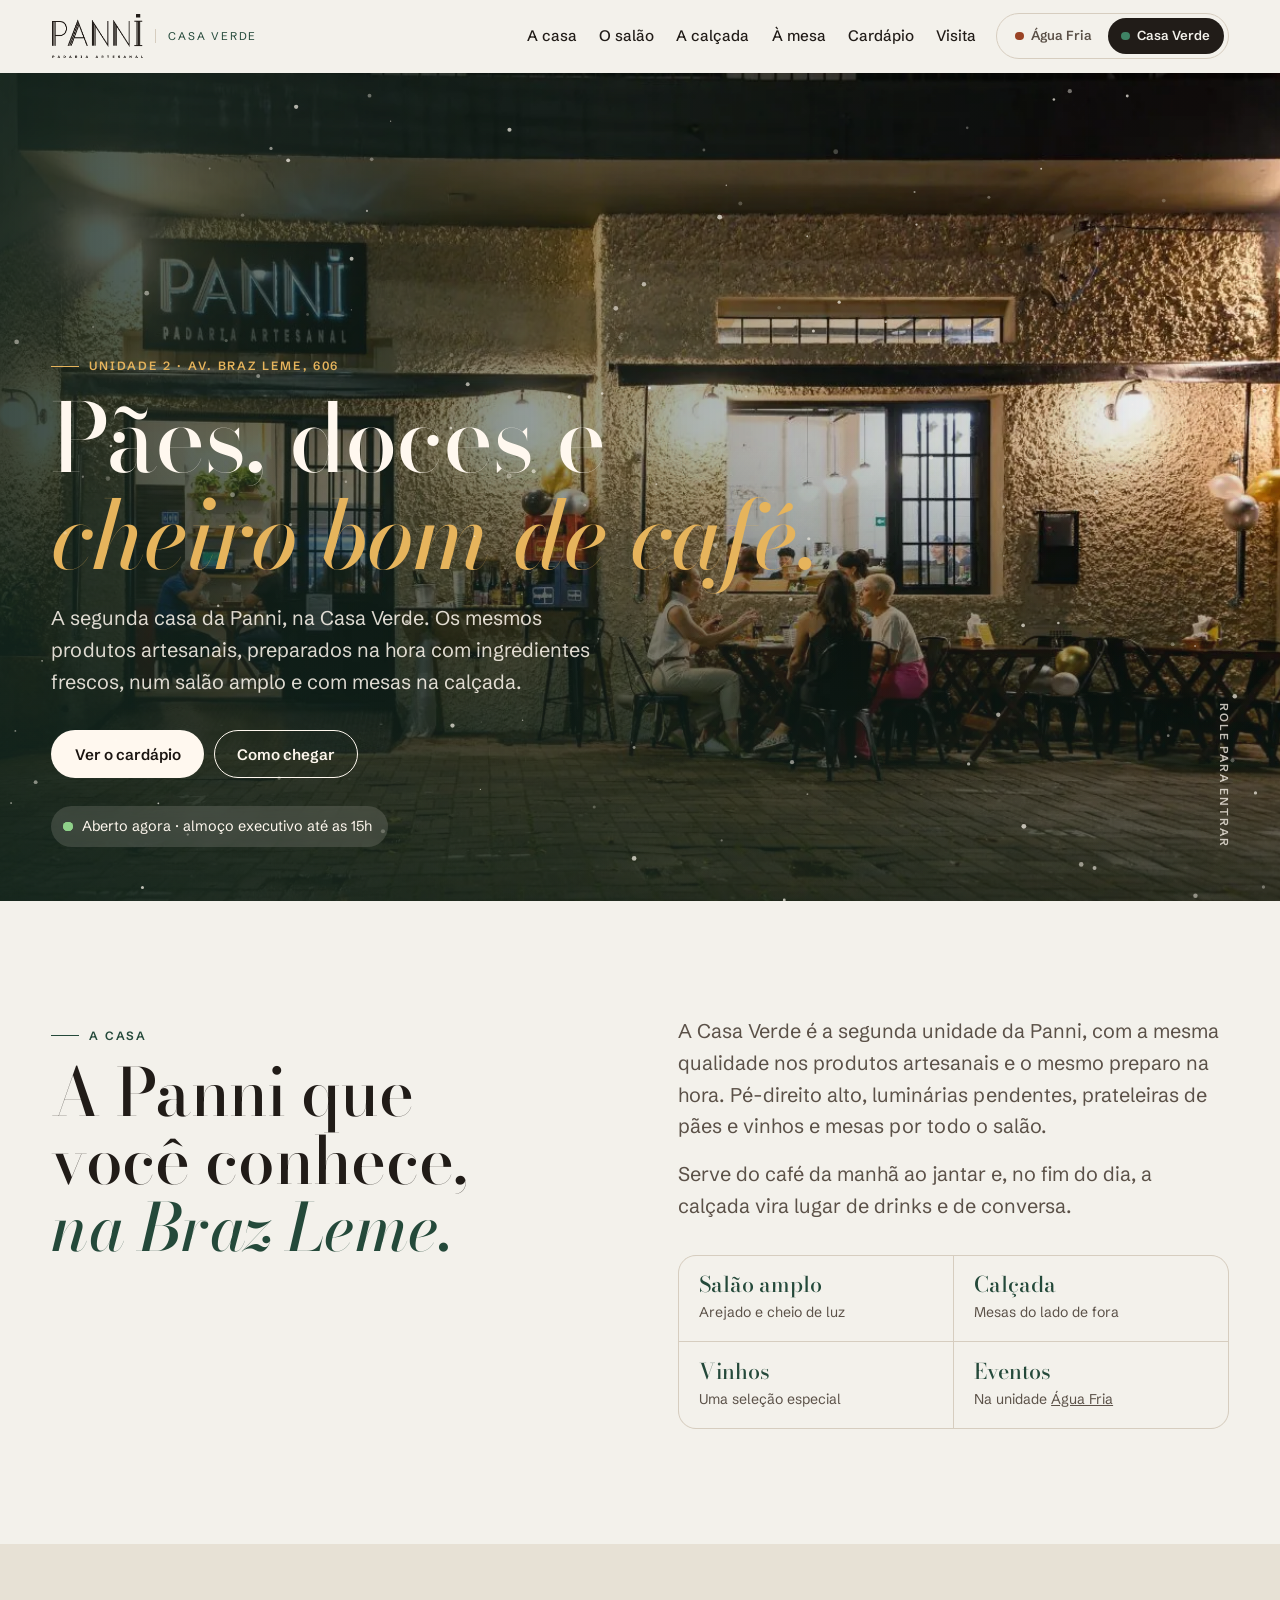
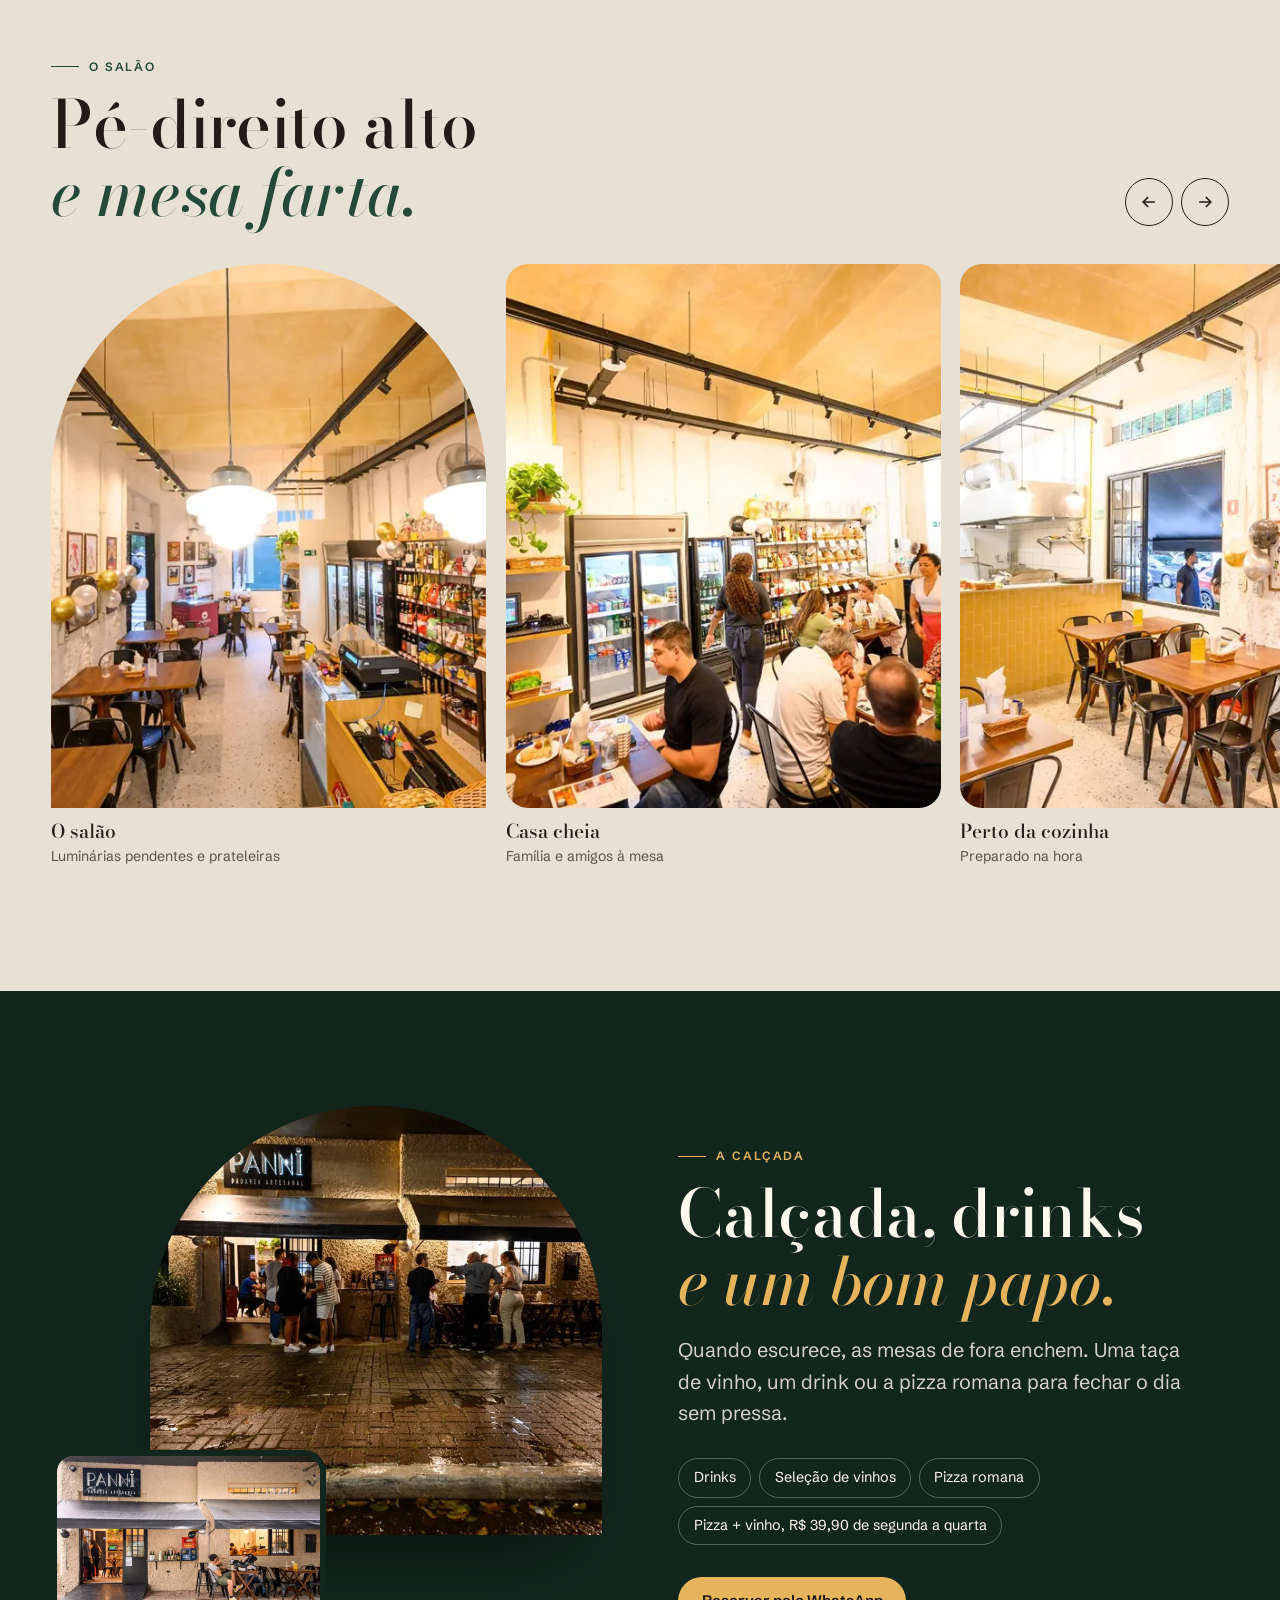
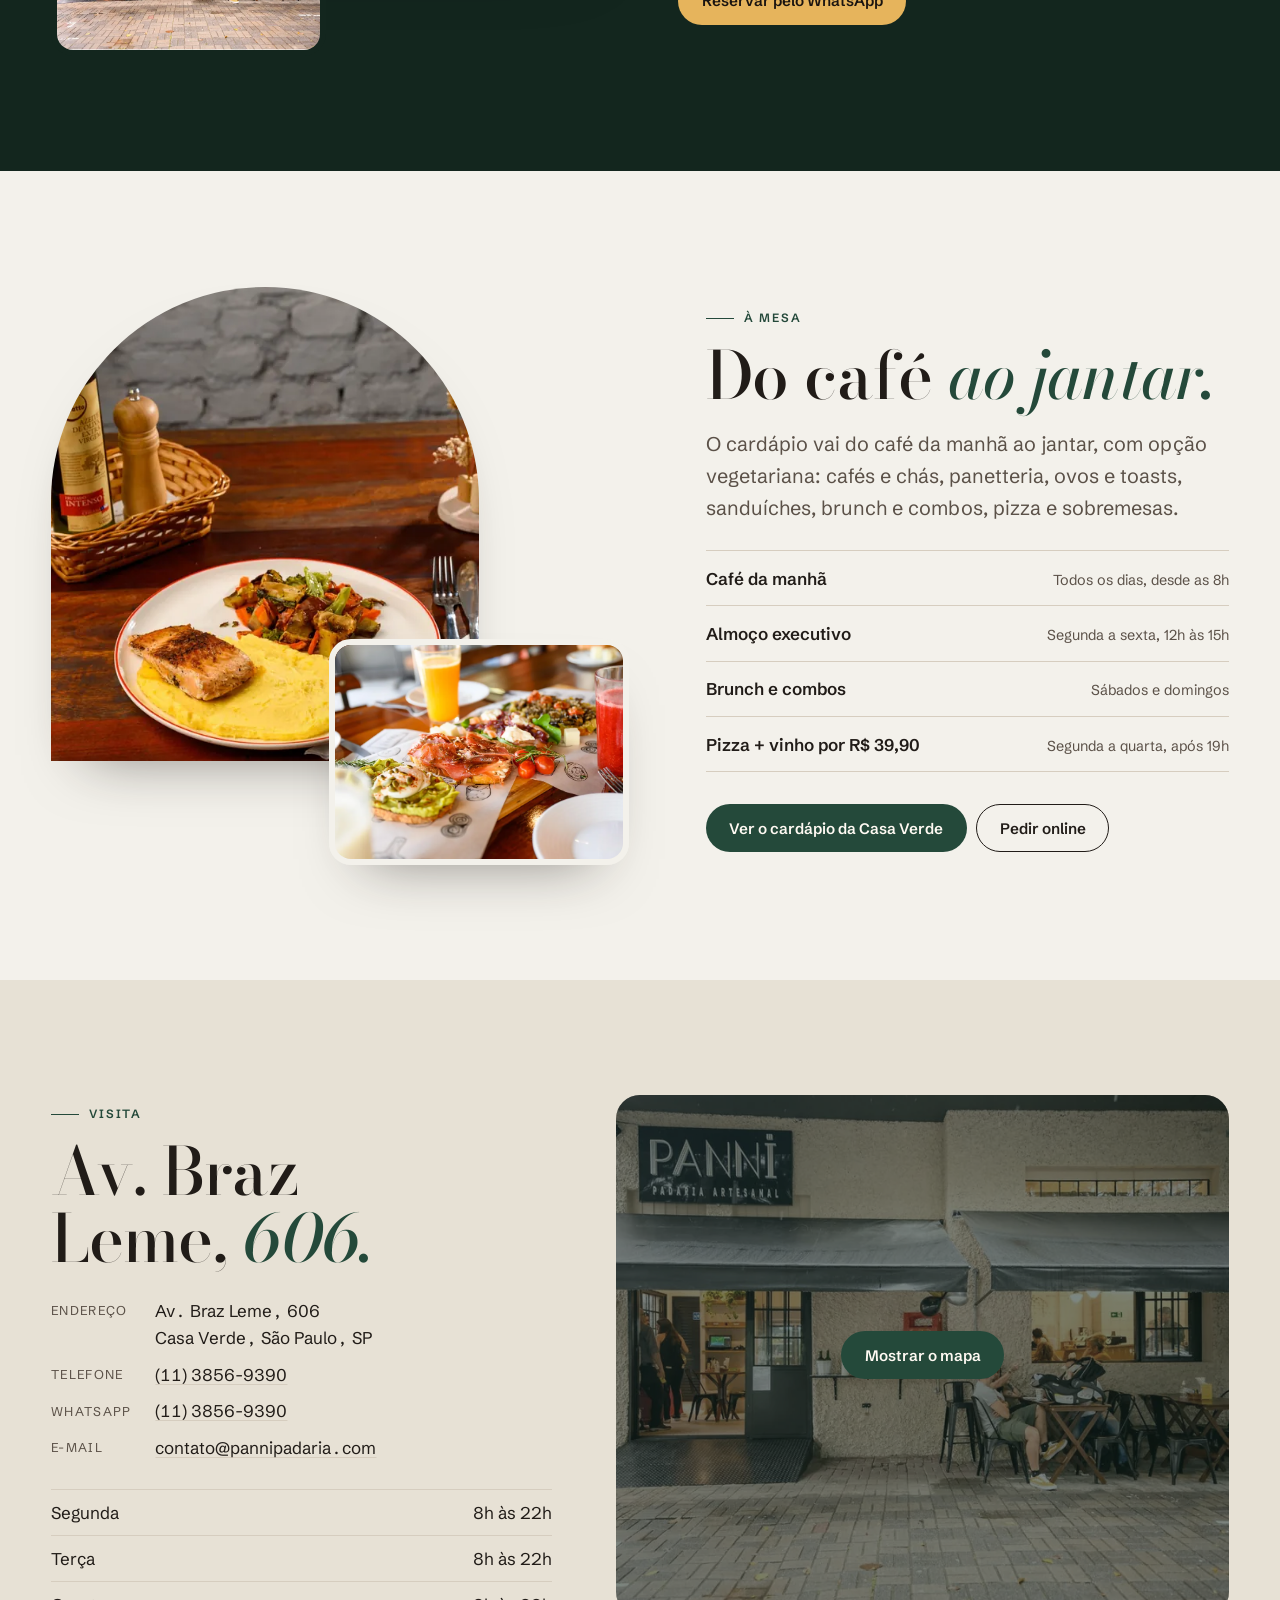
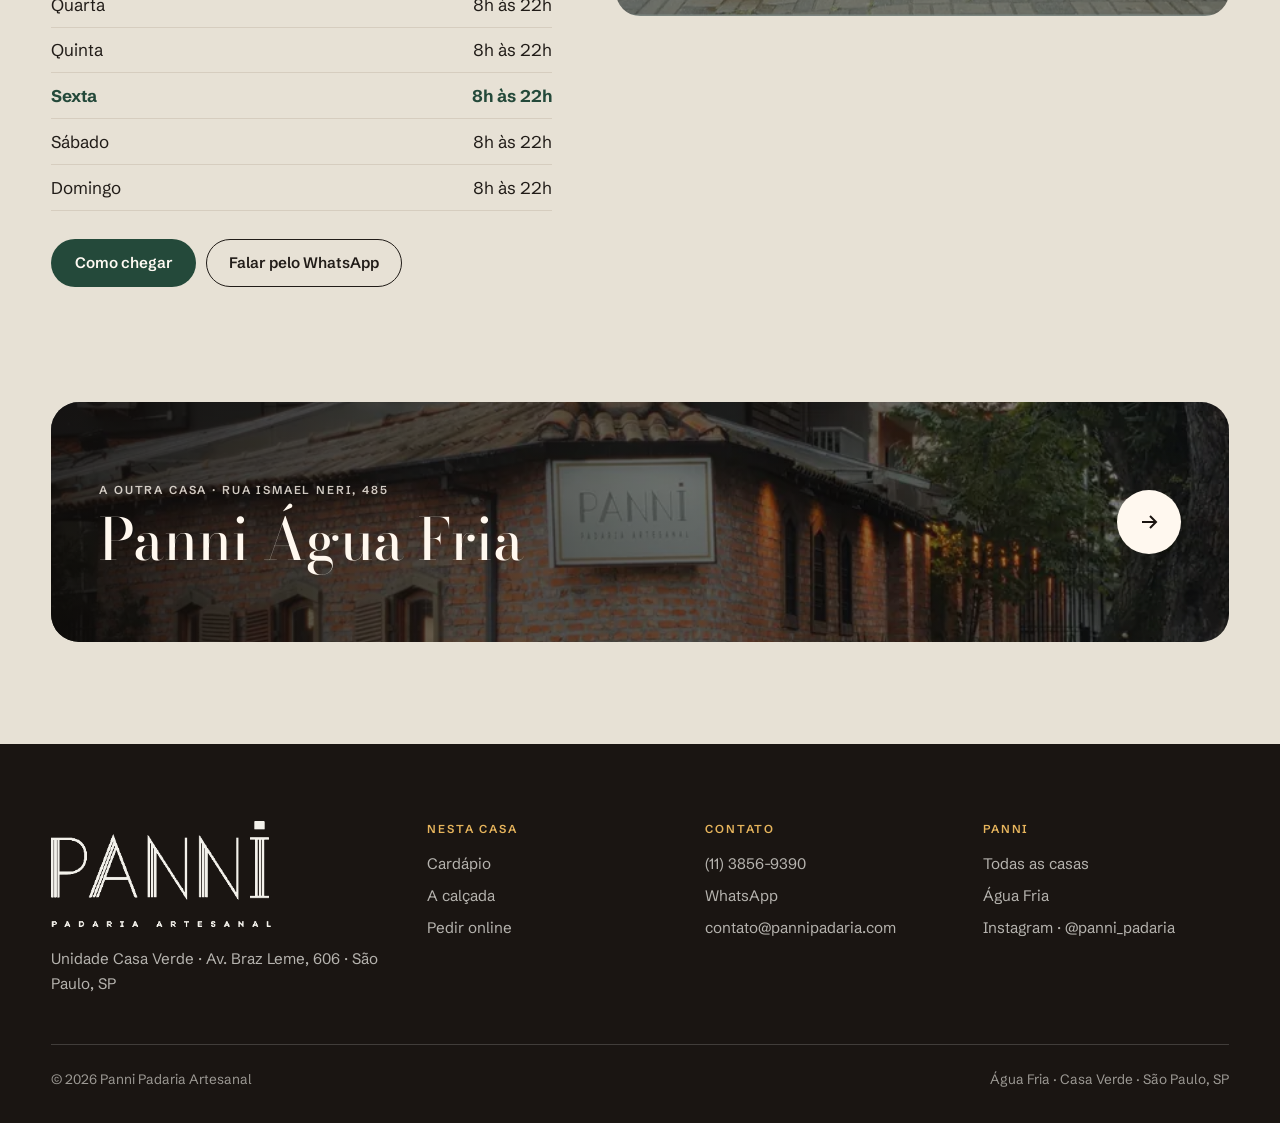
<file: casa-verde/index.html>
<!doctype html>
<html lang="pt-BR" data-casa="casa-verde">
<head>
<meta charset="utf-8">
<meta name="viewport" content="width=device-width, initial-scale=1, viewport-fit=cover">
<title>Panni Casa Verde · Av. Braz Leme, 606</title>
<meta name="description" content="Panni Padaria Artesanal na Casa Verde: pães, doces e cheiro bom de café na Av. Braz Leme, 606. Salão amplo, mesas na calçada e drinks. Todos os dias, das 8h às 22h.">
<meta name="theme-color" content="#13261e">
<meta property="og:type" content="website">
<meta property="og:title" content="Panni · Casa Verde">
<meta property="og:description" content="Pães, doces e cheiro bom de café. Av. Braz Leme, 606.">
<meta property="og:image" content="../assets/img/cv-noite-1329.webp">
<meta property="og:locale" content="pt_BR">
<link rel="icon" href="../assets/img/favicon.svg" type="image/svg+xml">
<link rel="preconnect" href="https://fonts.googleapis.com">
<link rel="preconnect" href="https://fonts.gstatic.com" crossorigin>
<link rel="stylesheet" href="https://fonts.googleapis.com/css2?family=Bodoni+Moda:ital,opsz,wght@0,6..96,400..700;1,6..96,400..700&family=Schibsted+Grotesk:wght@400..700&display=swap">

<script type="application/ld+json">
{
  "@context": "https://schema.org",
  "@type": "Bakery",
  "name": "Panni Padaria Artesanal · Casa Verde",
  "url": "https://adrianochammas.github.io/panni-padaria/casa-verde/",
  "image": "https://adrianochammas.github.io/panni-padaria/assets/img/cv-noite-1329.webp",
  "telephone": "+55-11-3856-9390",
  "email": "contato@pannipadaria.com",
  "servesCuisine": ["Padaria", "Café", "Pizza romana"],
  "menu": "https://adrianochammas.github.io/panni-padaria/casa-verde/cardapio.html",
  "address": {"@type": "PostalAddress", "streetAddress": "Av. Braz Leme, 606", "addressLocality": "São Paulo", "addressRegion": "SP", "addressCountry": "BR"},
  "openingHours": "Mo-Su 08:00-22:00",
  "sameAs": ["https://www.instagram.com/panni_padaria", "https://www.facebook.com/pannipadaria"]
}
</script>

<link rel="stylesheet" href="../assets/css/styles.css?v=2">
<script>(function(d){d.classList.add('js');try{var c=sessionStorage.getItem('panni.cortina');sessionStorage.removeItem('panni.cortina');if(c&&!matchMedia('(prefers-reduced-motion: reduce)').matches){d.classList.add('chegando');d.style.setProperty('--cortina',c)}}catch(e){}})(document.documentElement)</script>
</head>
<body>
<div class="cortina" aria-hidden="true"><span class="logo"></span></div>
<a class="skip" href="#conteudo">Pular para o conteúdo</a>

<header class="topo" id="topo">
  <div class="wrap">
    <a class="marca" href="../" data-casa-link="todas" aria-label="Panni Padaria Artesanal, todas as casas"><span class="logo"></span><small>Casa Verde</small></a>
    <nav class="nav" aria-label="Nesta casa">
      <a href="#casa">A casa</a>
      <a href="#salao">O salão</a>
      <a href="#calcada">A calçada</a>
      <a href="#mesa">À mesa</a>
      <a href="cardapio.html">Cardápio</a>
      <a href="#visita">Visita</a>
    </nav>
    <nav class="casas-switch" aria-label="Trocar de casa">
      <a href="../agua-fria/" data-casa-link="agua-fria">Água Fria</a>
      <a href="./" data-casa-link="casa-verde" aria-current="page">Casa Verde</a>
    </nav>
    <button class="menu-btn" id="menu-btn" aria-expanded="false" aria-controls="gaveta">Menu</button>
  </div>
  <div class="wrap">
    <nav class="gaveta" id="gaveta" aria-label="Menu" hidden>
      <a href="#casa">A casa</a>
      <a href="#salao">O salão</a>
      <a href="#calcada">A calçada</a>
      <a href="#mesa">À mesa</a>
      <a href="cardapio.html">Cardápio</a>
      <a href="#visita">Visita</a>
      <div class="gaveta-casas">
        <a href="../agua-fria/" data-casa-link="agua-fria">Ir para Água Fria</a>
        <a href="../" data-casa-link="todas">Todas as casas</a>
      </div>
    </nav>
  </div>
</header>

<main id="conteudo">

  <!-- Abertura -->
  <section class="capa-casa" aria-labelledby="titulo">
    <img src="../assets/img/cv-noite-1329.webp" srcset="../assets/img/cv-noite-900.webp 900w, ../assets/img/cv-noite-1329.webp 1329w" sizes="110vw" width="1329" height="886" fetchpriority="high"
      alt="Fachada da Panni Casa Verde à noite, com o letreiro iluminado, mesas na calçada e o salão aceso ao fundo.">
    <canvas class="farinha" data-farinha aria-hidden="true"></canvas>
    <div class="wrap">
      <span class="eyebrow anima">Unidade 2 · Av. Braz Leme, 606</span>
      <h1 id="titulo" class="anima">Pães, doces e <em>cheiro bom de café.</em></h1>
      <p class="lead anima">A segunda casa da Panni, na Casa Verde. Os mesmos produtos artesanais, preparados na hora com ingredientes frescos, num salão amplo e com mesas na calçada.</p>
      <div class="acoes anima">
        <a class="btn btn-forno" href="cardapio.html">Ver o cardápio</a>
        <a class="btn btn-linha" href="#visita">Como chegar</a>
      </div>
      <p class="agora anima" data-status aria-live="polite"><i></i><span>Todos os dias, das 8h às 22h</span></p>
    </div>
    <a class="rola" href="#casa">Role para entrar</a>
  </section>

  <!-- A casa -->
  <section class="secao a-casa" id="casa" aria-labelledby="casa-titulo">
    <div class="wrap">
      <div class="revela">
        <span class="eyebrow">A casa</span>
        <h2 id="casa-titulo">A Panni que você conhece, <em>na Braz Leme.</em></h2>
      </div>
      <div class="revela">
        <p class="lead">A Casa Verde é a segunda unidade da Panni, com a mesma qualidade nos produtos artesanais e o mesmo preparo na hora. Pé-direito alto, luminárias pendentes, prateleiras de pães e vinhos e mesas por todo o salão.</p>
        <p class="lead">Serve do café da manhã ao jantar e, no fim do dia, a calçada vira lugar de drinks e de conversa.</p>
        <ul class="marcos">
          <li><b>Salão amplo</b><span>Arejado e cheio de luz</span></li>
          <li><b>Calçada</b><span>Mesas do lado de fora</span></li>
          <li><b>Vinhos</b><span>Uma seleção especial</span></li>
          <li><b>Eventos</b><span>Na unidade <a href="../agua-fria/#eventos" data-casa-link="agua-fria">Água Fria</a></span></li>
        </ul>
      </div>
    </div>
  </section>

  <!-- O salão -->
  <section class="secao salao" id="salao" aria-labelledby="salao-titulo" data-faixa>
    <div class="wrap salao-topo">
      <div class="cab revela">
        <span class="eyebrow">O salão</span>
        <h2 id="salao-titulo">Pé-direito alto <em>e mesa farta.</em></h2>
      </div>
      <div class="setas">
        <button type="button" data-dir="-1" aria-label="Fotos anteriores"><svg viewBox="0 0 24 24" fill="none" stroke="currentColor" stroke-width="2" aria-hidden="true"><path d="M19 12H5M11 6l-6 6 6 6"/></svg></button>
        <button type="button" data-dir="1" aria-label="Próximas fotos"><svg viewBox="0 0 24 24" fill="none" stroke="currentColor" stroke-width="2" aria-hidden="true"><path d="M5 12h14M13 6l6 6-6 6"/></svg></button>
      </div>
    </div>
    <div class="faixa" tabindex="0" aria-label="Fotos do salão da Casa Verde">
      <figure><div class="quadro"><img src="../assets/img/cv-salao-900.webp" alt="Salão com luminárias pendentes, prateleiras de pães e vinhos e mesas de madeira" loading="lazy" width="900" height="600"></div><figcaption><b>O salão</b><span>Luminárias pendentes e prateleiras</span></figcaption></figure>
      <figure><div class="quadro"><img src="../assets/img/cv-movimento-900.webp" alt="Salão cheio, com famílias e amigos nas mesas" loading="lazy" width="900" height="600"></div><figcaption><b>Casa cheia</b><span>Família e amigos à mesa</span></figcaption></figure>
      <figure><div class="quadro"><img src="../assets/img/cv-mesas-900.webp" alt="Mesas do salão diante da cozinha, com quadros na parede de tijolo branco" loading="lazy" width="900" height="600"></div><figcaption><b>Perto da cozinha</b><span>Preparado na hora</span></figcaption></figure>
      <figure><div class="quadro"><img src="../assets/img/cv-salao-2-900.webp" alt="Vista do salão com as prateleiras de pães e as mesas ao longo da parede" loading="lazy" width="900" height="600"></div><figcaption><b>As prateleiras</b><span>Pães, vinhos e empório</span></figcaption></figure>
      <figure><div class="quadro"><img src="../assets/img/cv-geladeiras-900.webp" alt="Canto do salão com geladeiras de bebidas, prateleiras e mesas" loading="lazy" width="900" height="600"></div><figcaption><b>Para levar</b><span>Bebidas e produtos da casa</span></figcaption></figure>
    </div>
  </section>

  <!-- A calçada -->
  <section class="secao regiao calcada" id="calcada" aria-labelledby="calcada-titulo">
    <div class="wrap">
      <div class="fotos revela">
        <div class="a"><img src="../assets/img/cv-noite-2-900.webp" alt="Calçada da Panni Casa Verde à noite, com pessoas nas mesas sob o letreiro iluminado" loading="lazy" width="900" height="600"></div>
        <div class="b"><img src="../assets/img/cv-fachada-900.webp" alt="Fachada da Panni Casa Verde durante o dia, com mesas na calçada" loading="lazy" width="900" height="600"></div>
      </div>
      <div class="revela">
        <span class="eyebrow">A calçada</span>
        <h2 id="calcada-titulo">Calçada, drinks <em>e um bom papo.</em></h2>
        <p class="lead">Quando escurece, as mesas de fora enchem. Uma taça de vinho, um drink ou a pizza romana para fechar o dia sem pressa.</p>
        <div class="chips" aria-label="À noite na calçada">
          <span class="chip">Drinks</span>
          <span class="chip">Seleção de vinhos</span>
          <span class="chip">Pizza romana</span>
          <span class="chip">Pizza + vinho, R$ 39,90 de segunda a quarta</span>
        </div>
        <a class="btn btn-forno" href="https://wa.me/551138569390" target="_blank" rel="noopener">Reservar pelo WhatsApp</a>
      </div>
    </div>
  </section>

  <!-- À mesa -->
  <section class="secao mesa" id="mesa" aria-labelledby="mesa-titulo">
    <div class="wrap">
      <div class="fotos revela">
        <div class="a"><img src="../assets/img/mesa-ovos-900.webp" alt="Prato com ovos mexidos e batatas, com azeite e pimenta à mesa" loading="lazy" width="900" height="598"></div>
        <div class="b"><img src="../assets/img/mesa-brunch-900.webp" alt="Mesa de brunch com torrada de abacate, frios, salada e sucos" loading="lazy" width="900" height="598"></div>
      </div>
      <div class="revela">
        <span class="eyebrow">À mesa</span>
        <h2 id="mesa-titulo">Do café <em>ao jantar.</em></h2>
        <p class="lead">O cardápio vai do café da manhã ao jantar, com opção vegetariana: cafés e chás, panetteria, ovos e toasts, sanduíches, brunch e combos, pizza e sobremesas.</p>
        <ul class="itens">
          <li><b>Café da manhã</b><span>Todos os dias, desde as 8h</span></li>
          <li><b>Almoço executivo</b><span>Segunda a sexta, 12h às 15h</span></li>
          <li><b>Brunch e combos</b><span>Sábados e domingos</span></li>
          <li><b>Pizza + vinho por R$ 39,90</b><span>Segunda a quarta, após 19h</span></li>
        </ul>
        <div class="acoes">
          <a class="btn btn-forno" href="cardapio.html">Ver o cardápio da Casa Verde</a>
          <a class="btn btn-linha" href="https://cardapiodigital.io/pannipadariaartesanal" target="_blank" rel="noopener">Pedir online</a>
        </div>
      </div>
    </div>
  </section>

  <!-- Visita -->
  <section class="secao visita dia" id="visita" aria-labelledby="visita-titulo">
    <div class="wrap">
      <div class="revela">
        <span class="eyebrow">Visita</span>
        <h2 id="visita-titulo">Av. Braz Leme, <em>606.</em></h2>
        <dl class="ficha">
          <dt>Endereço</dt><dd>Av. Braz Leme, 606<br>Casa Verde, São Paulo, SP</dd>
          <dt>Telefone</dt><dd><a href="tel:+551138569390">(11) 3856-9390</a></dd>
          <dt>WhatsApp</dt><dd><a href="https://wa.me/551138569390" target="_blank" rel="noopener">(11) 3856-9390</a></dd>
          <dt>E-mail</dt><dd><a href="mailto:contato@pannipadaria.com">contato@pannipadaria.com</a></dd>
        </dl>
        <ul class="semana" aria-label="Horário de funcionamento">
          <li data-dia="1"><span>Segunda</span><span>8h às 22h</span></li>
          <li data-dia="2"><span>Terça</span><span>8h às 22h</span></li>
          <li data-dia="3"><span>Quarta</span><span>8h às 22h</span></li>
          <li data-dia="4"><span>Quinta</span><span>8h às 22h</span></li>
          <li data-dia="5"><span>Sexta</span><span>8h às 22h</span></li>
          <li data-dia="6"><span>Sábado</span><span>8h às 22h</span></li>
          <li data-dia="0"><span>Domingo</span><span>8h às 22h</span></li>
        </ul>
        <div class="acoes">
          <a class="btn btn-forno" href="https://www.google.com/maps/search/?api=1&amp;query=Panni+Padaria+Av+Braz+Leme+606+S%C3%A3o+Paulo" target="_blank" rel="noopener">Como chegar</a>
          <a class="btn btn-linha" href="https://wa.me/551138569390" target="_blank" rel="noopener">Falar pelo WhatsApp</a>
        </div>
      </div>
      <div class="mapa revela">
        <img src="../assets/img/cv-fachada-900.webp" alt="" loading="lazy" width="900" height="600">
        <button class="btn btn-forno" type="button" data-mapa="https://maps.google.com/maps?q=Av.%20Br%C3%A1z%20Leme%20606%20Casa%20Verde&amp;t=m&amp;z=16&amp;output=embed&amp;iwloc=near" data-titulo="Mapa da Panni Casa Verde">Mostrar o mapa</button>
      </div>
    </div>
  </section>

  <!-- A outra casa -->
  <section class="outra dia" aria-label="A outra casa">
    <div class="wrap">
      <a href="../agua-fria/" data-casa-link="agua-fria">
        <img src="../assets/img/af-fachada-900.webp" alt="" loading="lazy" width="900" height="506">
        <div><small>A outra casa · Rua Ismael Neri, 485</small><strong>Panni Água Fria</strong></div>
        <span class="seta"><svg viewBox="0 0 24 24" fill="none" stroke="currentColor" stroke-width="2" aria-hidden="true"><path d="M5 12h14M13 6l6 6-6 6"/></svg></span>
      </a>
    </div>
  </section>
</main>

<footer class="rodape">
  <div class="wrap">
    <div class="rodape-topo">
      <div>
        <span class="logo" role="img" aria-label="Panni Padaria Artesanal"></span>
        <p style="margin-top:1.25rem;max-width:22rem">Unidade Casa Verde · Av. Braz Leme, 606 · São Paulo, SP</p>
      </div>
      <div>
        <h4>Nesta casa</h4>
        <ul>
          <li><a href="cardapio.html">Cardápio</a></li>
          <li><a href="#calcada">A calçada</a></li>
          <li><a href="https://cardapiodigital.io/pannipadariaartesanal" target="_blank" rel="noopener">Pedir online</a></li>
        </ul>
      </div>
      <div>
        <h4>Contato</h4>
        <ul>
          <li><a href="tel:+551138569390">(11) 3856-9390</a></li>
          <li><a href="https://wa.me/551138569390" target="_blank" rel="noopener">WhatsApp</a></li>
          <li><a href="mailto:contato@pannipadaria.com">contato@pannipadaria.com</a></li>
        </ul>
      </div>
      <div>
        <h4>Panni</h4>
        <ul>
          <li><a href="../" data-casa-link="todas">Todas as casas</a></li>
          <li><a href="../agua-fria/" data-casa-link="agua-fria">Água Fria</a></li>
          <li><a href="https://www.instagram.com/panni_padaria" target="_blank" rel="noopener">Instagram · @panni_padaria</a></li>
        </ul>
      </div>
    </div>
    <div class="rodape-base">
      <span>© <span class="ano">2026</span> Panni Padaria Artesanal</span>
      <span>Água Fria · Casa Verde · São Paulo, SP</span>
    </div>
  </div>
</footer>

<script src="../assets/js/app.js?v=2"></script>
</body>
</html>
</file>
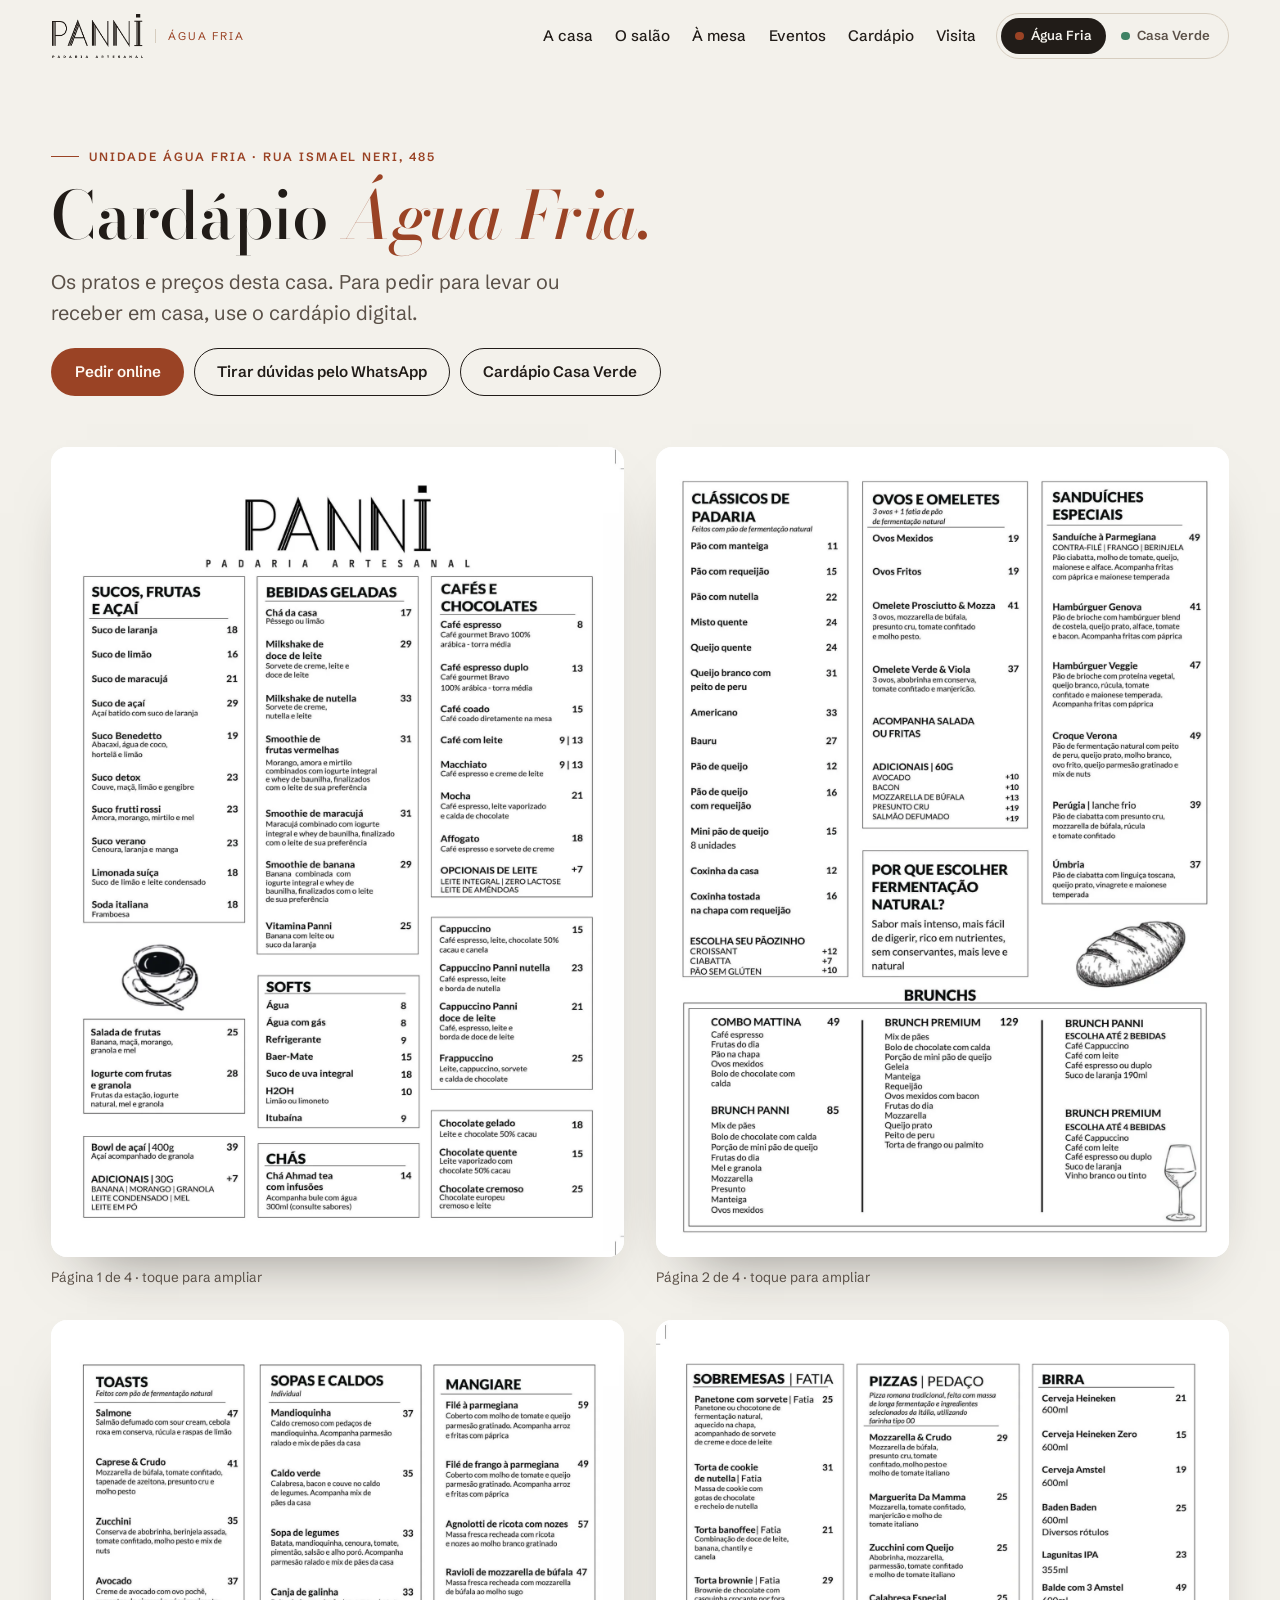
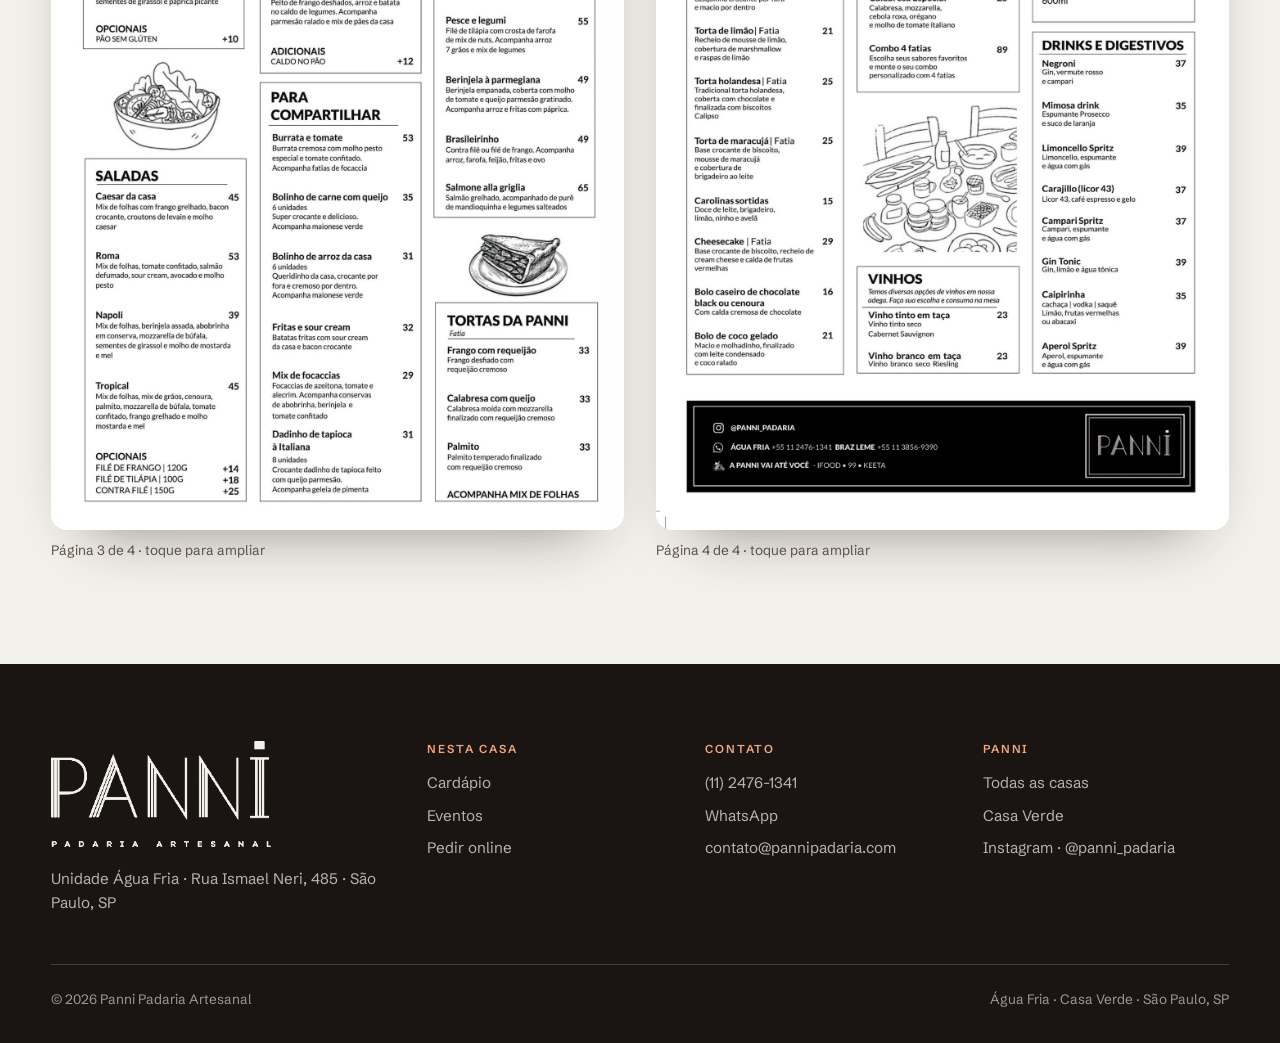
<file: agua-fria/cardapio.html>
<!doctype html>
<html lang="pt-BR" data-casa="agua-fria">
<head>
<meta charset="utf-8">
<meta name="viewport" content="width=device-width, initial-scale=1, viewport-fit=cover">
<title>Cardápio · Panni Água Fria</title>
<meta name="description" content="Cardápio da Panni Padaria Artesanal, unidade Água Fria (Rua Ismael Neri, 485).">
<meta name="theme-color" content="#3a1c12">
<meta property="og:type" content="website">
<meta property="og:title" content="Cardápio · Panni Água Fria">
<meta property="og:description" content="O casarão entre as árvores. Rua Ismael Neri, 485.">
<meta property="og:image" content="../assets/img/af-fachada-1800.webp">
<meta property="og:locale" content="pt_BR">
<link rel="icon" href="../assets/img/favicon.svg" type="image/svg+xml">
<link rel="preconnect" href="https://fonts.googleapis.com">
<link rel="preconnect" href="https://fonts.gstatic.com" crossorigin>
<link rel="stylesheet" href="https://fonts.googleapis.com/css2?family=Bodoni+Moda:ital,opsz,wght@0,6..96,400..700;1,6..96,400..700&family=Schibsted+Grotesk:wght@400..700&display=swap">

<link rel="stylesheet" href="../assets/css/styles.css?v=2">
<script>(function(d){d.classList.add('js');try{var c=sessionStorage.getItem('panni.cortina');sessionStorage.removeItem('panni.cortina');if(c&&!matchMedia('(prefers-reduced-motion: reduce)').matches){d.classList.add('chegando');d.style.setProperty('--cortina',c)}}catch(e){}})(document.documentElement)</script>
</head>
<body>
<div class="cortina" aria-hidden="true"><span class="logo"></span></div>
<a class="skip" href="./#conteudo">Pular para o conteúdo</a>

<header class="topo" id="topo">
  <div class="wrap">
    <a class="marca" href="../" data-casa-link="todas" aria-label="Panni Padaria Artesanal, todas as casas"><span class="logo"></span><small>Água Fria</small></a>
    <nav class="nav" aria-label="Nesta casa">
      <a href="./#casa">A casa</a>
      <a href="./#salao">O salão</a>
      <a href="./#mesa">À mesa</a>
      <a href="./#eventos">Eventos</a>
      <a href="cardapio.html" aria-current="page">Cardápio</a>
      <a href="./#visita">Visita</a>
    </nav>
    <nav class="casas-switch" aria-label="Trocar de casa">
      <a href="./" data-casa-link="agua-fria" aria-current="true">Água Fria</a>
      <a href="../casa-verde/" data-casa-link="casa-verde">Casa Verde</a>
    </nav>
    <button class="menu-btn" id="menu-btn" aria-expanded="false" aria-controls="gaveta">Menu</button>
  </div>
  <div class="wrap">
    <nav class="gaveta" id="gaveta" aria-label="Menu" hidden>
      <a href="./#casa">A casa</a>
      <a href="./#salao">O salão</a>
      <a href="./#mesa">À mesa</a>
      <a href="./#eventos">Eventos</a>
      <a href="cardapio.html" aria-current="page">Cardápio</a>
      <a href="./#visita">Visita</a>
      <div class="gaveta-casas">
        <a href="../casa-verde/" data-casa-link="casa-verde">Ir para a Casa Verde</a>
        <a href="../" data-casa-link="todas">Todas as casas</a>
      </div>
    </nav>
  </div>
</header>

<main id="conteudo">
  <section class="cardapio-pag" aria-labelledby="titulo">
    <div class="wrap">
      <div class="cab">
        <span class="eyebrow">Unidade Água Fria · Rua Ismael Neri, 485</span>
        <h1 id="titulo">Cardápio <em>Água Fria.</em></h1>
        <p class="lead">Os pratos e preços desta casa. Para pedir para levar ou receber em casa, use o cardápio digital.</p>
        <div class="acoes">
          <a class="btn btn-forno" href="https://cardapiodigital.io/pannipadariaartesanal" target="_blank" rel="noopener">Pedir online</a>
          <a class="btn btn-linha" href="https://wa.me/551124761341" target="_blank" rel="noopener">Tirar dúvidas pelo WhatsApp</a>
          <a class="btn btn-linha" href="../casa-verde/cardapio.html" data-casa-link="casa-verde">Cardápio Casa Verde</a>
        </div>
      </div>
      <div class="paginas">
        <figure>
          <a href="../assets/img/cardapio-af-1.webp" target="_blank" rel="noopener"><img src="../assets/img/cardapio-af-1.webp" alt="Cardápio da Panni Água Fria, página 1 de 4" width="1400" height="1980" ></a>
          <figcaption>Página 1 de 4 · toque para ampliar</figcaption>
        </figure>
        <figure>
          <a href="../assets/img/cardapio-af-2.webp" target="_blank" rel="noopener"><img src="../assets/img/cardapio-af-2.webp" alt="Cardápio da Panni Água Fria, página 2 de 4" width="1400" height="1980" loading="lazy" ></a>
          <figcaption>Página 2 de 4 · toque para ampliar</figcaption>
        </figure>
        <figure>
          <a href="../assets/img/cardapio-af-3.webp" target="_blank" rel="noopener"><img src="../assets/img/cardapio-af-3.webp" alt="Cardápio da Panni Água Fria, página 3 de 4" width="1400" height="1980" loading="lazy" ></a>
          <figcaption>Página 3 de 4 · toque para ampliar</figcaption>
        </figure>
        <figure>
          <a href="../assets/img/cardapio-af-4.webp" target="_blank" rel="noopener"><img src="../assets/img/cardapio-af-4.webp" alt="Cardápio da Panni Água Fria, página 4 de 4" width="1400" height="1980" loading="lazy" ></a>
          <figcaption>Página 4 de 4 · toque para ampliar</figcaption>
        </figure>
      </div>
    </div>
  </section>
</main>

<footer class="rodape">
  <div class="wrap">
    <div class="rodape-topo">
      <div>
        <span class="logo" role="img" aria-label="Panni Padaria Artesanal"></span>
        <p style="margin-top:1.25rem;max-width:22rem">Unidade Água Fria · Rua Ismael Neri, 485 · São Paulo, SP</p>
      </div>
      <div>
        <h4>Nesta casa</h4>
        <ul>
          <li><a href="cardapio.html">Cardápio</a></li>
          <li><a href="./#eventos">Eventos</a></li>
          <li><a href="https://cardapiodigital.io/pannipadariaartesanal" target="_blank" rel="noopener">Pedir online</a></li>
        </ul>
      </div>
      <div>
        <h4>Contato</h4>
        <ul>
          <li><a href="tel:+551124761341">(11) 2476-1341</a></li>
          <li><a href="https://wa.me/551124761341" target="_blank" rel="noopener">WhatsApp</a></li>
          <li><a href="mailto:contato@pannipadaria.com">contato@pannipadaria.com</a></li>
        </ul>
      </div>
      <div>
        <h4>Panni</h4>
        <ul>
          <li><a href="../" data-casa-link="todas">Todas as casas</a></li>
          <li><a href="../casa-verde/" data-casa-link="casa-verde">Casa Verde</a></li>
          <li><a href="https://www.instagram.com/panni_padaria" target="_blank" rel="noopener">Instagram · @panni_padaria</a></li>
        </ul>
      </div>
    </div>
    <div class="rodape-base">
      <span>© <span class="ano">2026</span> Panni Padaria Artesanal</span>
      <span>Água Fria · Casa Verde · São Paulo, SP</span>
    </div>
  </div>
</footer>

<script src="../assets/js/app.js?v=2"></script>
</body>
</html>
</file>
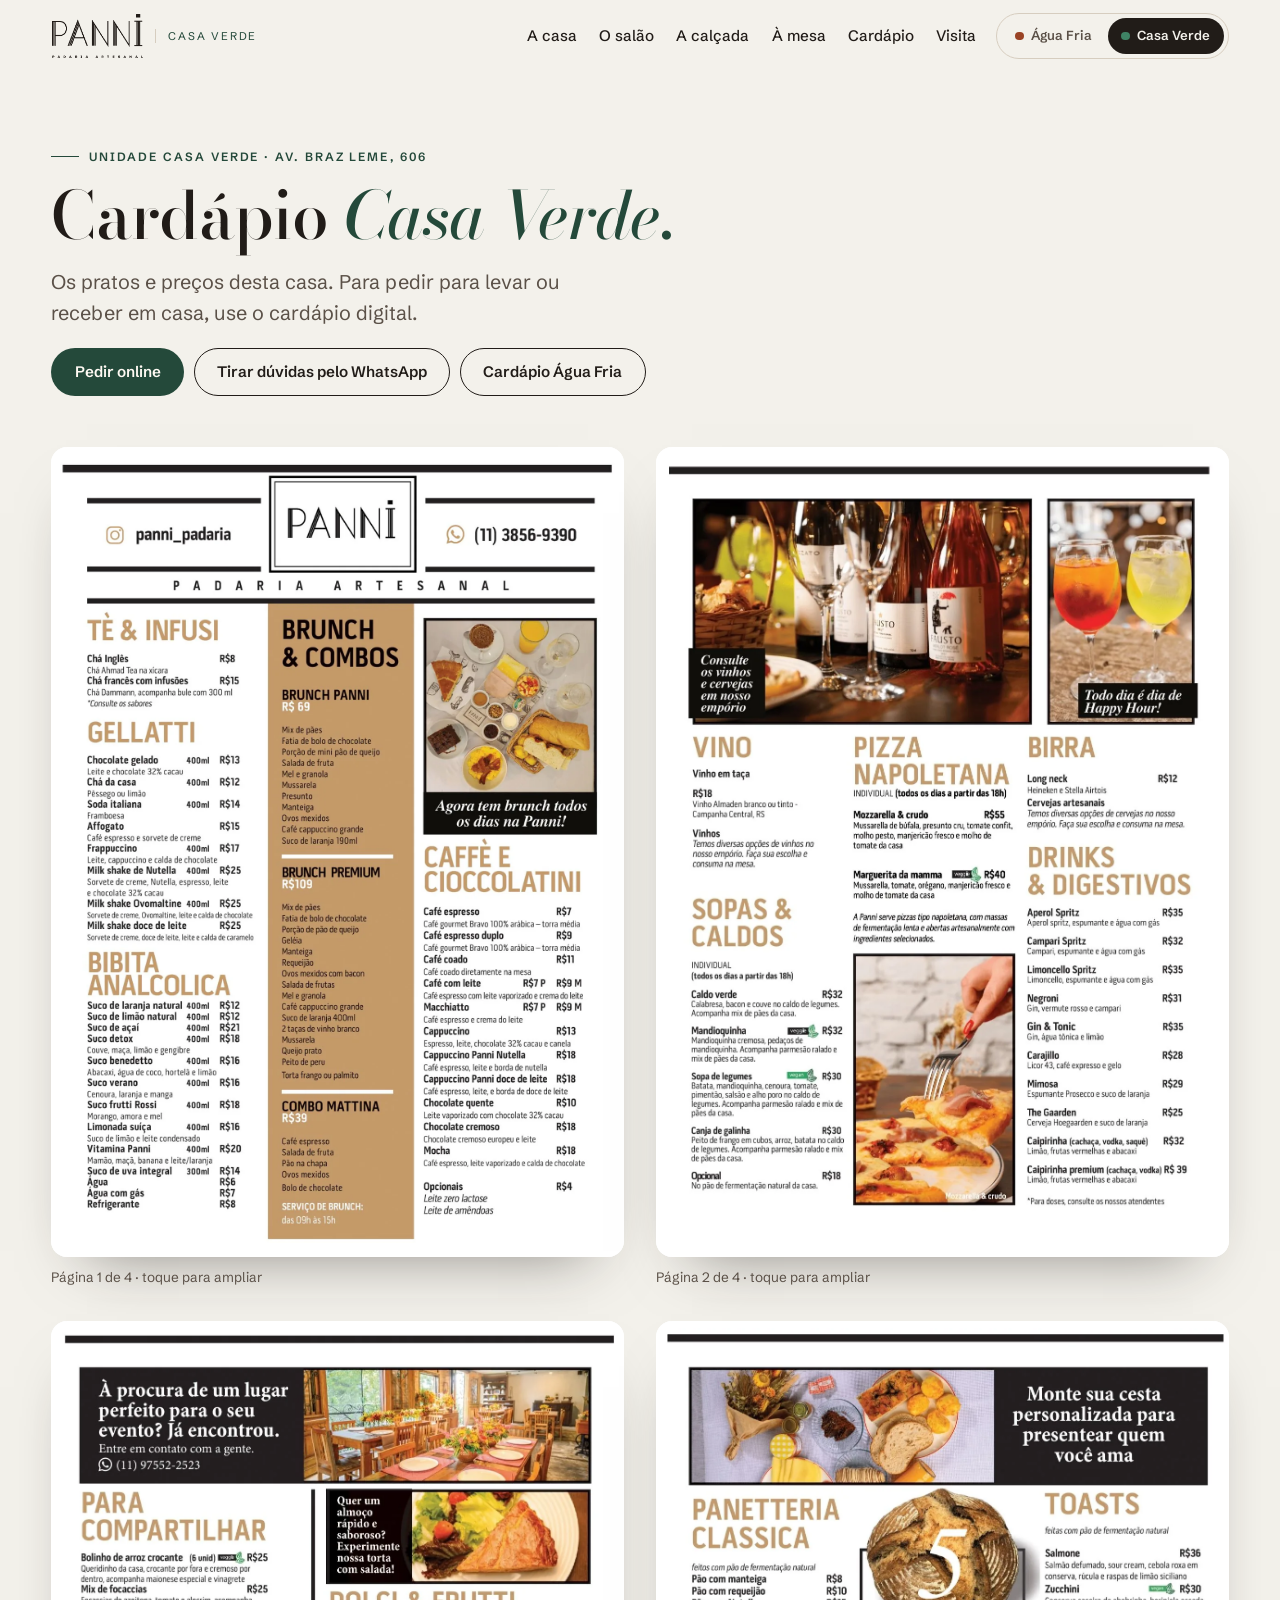
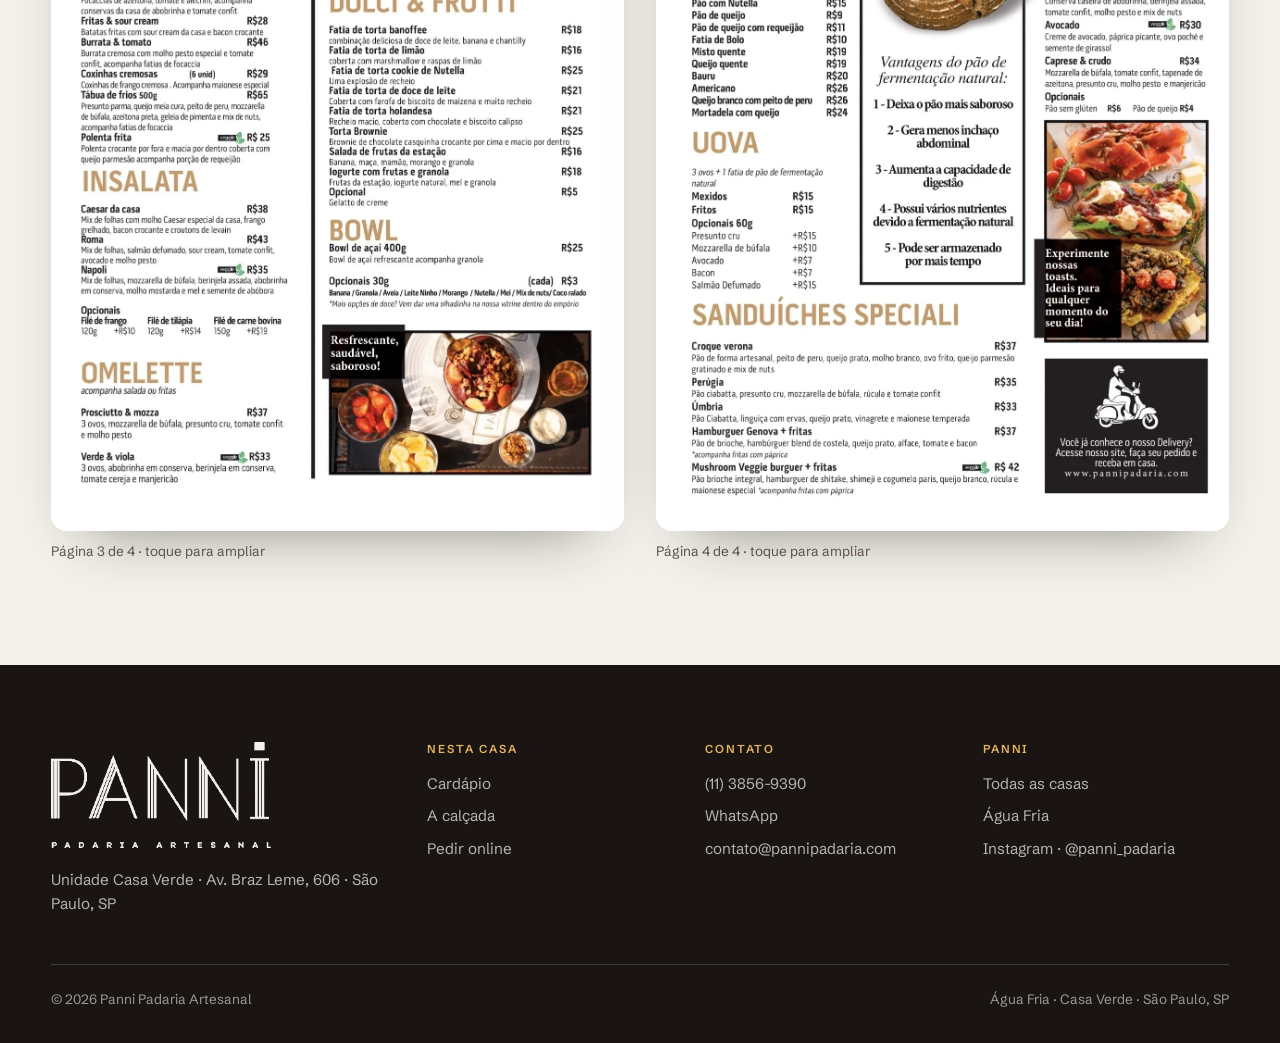
<file: casa-verde/cardapio.html>
<!doctype html>
<html lang="pt-BR" data-casa="casa-verde">
<head>
<meta charset="utf-8">
<meta name="viewport" content="width=device-width, initial-scale=1, viewport-fit=cover">
<title>Cardápio · Panni Casa Verde</title>
<meta name="description" content="Cardápio da Panni Padaria Artesanal, unidade Casa Verde (Av. Braz Leme, 606).">
<meta name="theme-color" content="#13261e">
<meta property="og:type" content="website">
<meta property="og:title" content="Cardápio · Panni Casa Verde">
<meta property="og:description" content="Pães, doces e cheiro bom de café. Av. Braz Leme, 606.">
<meta property="og:image" content="../assets/img/cv-noite-1329.webp">
<meta property="og:locale" content="pt_BR">
<link rel="icon" href="../assets/img/favicon.svg" type="image/svg+xml">
<link rel="preconnect" href="https://fonts.googleapis.com">
<link rel="preconnect" href="https://fonts.gstatic.com" crossorigin>
<link rel="stylesheet" href="https://fonts.googleapis.com/css2?family=Bodoni+Moda:ital,opsz,wght@0,6..96,400..700;1,6..96,400..700&family=Schibsted+Grotesk:wght@400..700&display=swap">

<link rel="stylesheet" href="../assets/css/styles.css?v=2">
<script>(function(d){d.classList.add('js');try{var c=sessionStorage.getItem('panni.cortina');sessionStorage.removeItem('panni.cortina');if(c&&!matchMedia('(prefers-reduced-motion: reduce)').matches){d.classList.add('chegando');d.style.setProperty('--cortina',c)}}catch(e){}})(document.documentElement)</script>
</head>
<body>
<div class="cortina" aria-hidden="true"><span class="logo"></span></div>
<a class="skip" href="./#conteudo">Pular para o conteúdo</a>

<header class="topo" id="topo">
  <div class="wrap">
    <a class="marca" href="../" data-casa-link="todas" aria-label="Panni Padaria Artesanal, todas as casas"><span class="logo"></span><small>Casa Verde</small></a>
    <nav class="nav" aria-label="Nesta casa">
      <a href="./#casa">A casa</a>
      <a href="./#salao">O salão</a>
      <a href="./#calcada">A calçada</a>
      <a href="./#mesa">À mesa</a>
      <a href="cardapio.html" aria-current="page">Cardápio</a>
      <a href="./#visita">Visita</a>
    </nav>
    <nav class="casas-switch" aria-label="Trocar de casa">
      <a href="../agua-fria/" data-casa-link="agua-fria">Água Fria</a>
      <a href="./" data-casa-link="casa-verde" aria-current="true">Casa Verde</a>
    </nav>
    <button class="menu-btn" id="menu-btn" aria-expanded="false" aria-controls="gaveta">Menu</button>
  </div>
  <div class="wrap">
    <nav class="gaveta" id="gaveta" aria-label="Menu" hidden>
      <a href="./#casa">A casa</a>
      <a href="./#salao">O salão</a>
      <a href="./#calcada">A calçada</a>
      <a href="./#mesa">À mesa</a>
      <a href="cardapio.html" aria-current="page">Cardápio</a>
      <a href="./#visita">Visita</a>
      <div class="gaveta-casas">
        <a href="../agua-fria/" data-casa-link="agua-fria">Ir para Água Fria</a>
        <a href="../" data-casa-link="todas">Todas as casas</a>
      </div>
    </nav>
  </div>
</header>

<main id="conteudo">
  <section class="cardapio-pag" aria-labelledby="titulo">
    <div class="wrap">
      <div class="cab">
        <span class="eyebrow">Unidade Casa Verde · Av. Braz Leme, 606</span>
        <h1 id="titulo">Cardápio <em>Casa Verde.</em></h1>
        <p class="lead">Os pratos e preços desta casa. Para pedir para levar ou receber em casa, use o cardápio digital.</p>
        <div class="acoes">
          <a class="btn btn-forno" href="https://cardapiodigital.io/pannipadariaartesanal" target="_blank" rel="noopener">Pedir online</a>
          <a class="btn btn-linha" href="https://wa.me/551138569390" target="_blank" rel="noopener">Tirar dúvidas pelo WhatsApp</a>
          <a class="btn btn-linha" href="../agua-fria/cardapio.html" data-casa-link="agua-fria">Cardápio Água Fria</a>
        </div>
      </div>
      <div class="paginas">
        <figure>
          <a href="../assets/img/cardapio-cv-1.webp" target="_blank" rel="noopener"><img src="../assets/img/cardapio-cv-1.webp" alt="Cardápio da Panni Casa Verde, página 1 de 4" width="1400" height="1980" ></a>
          <figcaption>Página 1 de 4 · toque para ampliar</figcaption>
        </figure>
        <figure>
          <a href="../assets/img/cardapio-cv-2.webp" target="_blank" rel="noopener"><img src="../assets/img/cardapio-cv-2.webp" alt="Cardápio da Panni Casa Verde, página 2 de 4" width="1237" height="1750" loading="lazy" ></a>
          <figcaption>Página 2 de 4 · toque para ampliar</figcaption>
        </figure>
        <figure>
          <a href="../assets/img/cardapio-cv-3.webp" target="_blank" rel="noopener"><img src="../assets/img/cardapio-cv-3.webp" alt="Cardápio da Panni Casa Verde, página 3 de 4" width="1237" height="1750" loading="lazy" ></a>
          <figcaption>Página 3 de 4 · toque para ampliar</figcaption>
        </figure>
        <figure>
          <a href="../assets/img/cardapio-cv-4.webp" target="_blank" rel="noopener"><img src="../assets/img/cardapio-cv-4.webp" alt="Cardápio da Panni Casa Verde, página 4 de 4" width="1237" height="1750" loading="lazy" ></a>
          <figcaption>Página 4 de 4 · toque para ampliar</figcaption>
        </figure>
      </div>
    </div>
  </section>
</main>

<footer class="rodape">
  <div class="wrap">
    <div class="rodape-topo">
      <div>
        <span class="logo" role="img" aria-label="Panni Padaria Artesanal"></span>
        <p style="margin-top:1.25rem;max-width:22rem">Unidade Casa Verde · Av. Braz Leme, 606 · São Paulo, SP</p>
      </div>
      <div>
        <h4>Nesta casa</h4>
        <ul>
          <li><a href="cardapio.html">Cardápio</a></li>
          <li><a href="./#calcada">A calçada</a></li>
          <li><a href="https://cardapiodigital.io/pannipadariaartesanal" target="_blank" rel="noopener">Pedir online</a></li>
        </ul>
      </div>
      <div>
        <h4>Contato</h4>
        <ul>
          <li><a href="tel:+551138569390">(11) 3856-9390</a></li>
          <li><a href="https://wa.me/551138569390" target="_blank" rel="noopener">WhatsApp</a></li>
          <li><a href="mailto:contato@pannipadaria.com">contato@pannipadaria.com</a></li>
        </ul>
      </div>
      <div>
        <h4>Panni</h4>
        <ul>
          <li><a href="../" data-casa-link="todas">Todas as casas</a></li>
          <li><a href="../agua-fria/" data-casa-link="agua-fria">Água Fria</a></li>
          <li><a href="https://www.instagram.com/panni_padaria" target="_blank" rel="noopener">Instagram · @panni_padaria</a></li>
        </ul>
      </div>
    </div>
    <div class="rodape-base">
      <span>© <span class="ano">2026</span> Panni Padaria Artesanal</span>
      <span>Água Fria · Casa Verde · São Paulo, SP</span>
    </div>
  </div>
</footer>

<script src="../assets/js/app.js?v=2"></script>
</body>
</html>
</file>
<file: assets/css/styles.css>
/* Panni: uma padaria, duas casas. A página inicial abre as duas "portas" lado
   a lado; cada casa tem a sua página, com a sua cor: tijolo para o casarão de
   Água Fria, verde para a Casa Verde. As fotos ficam em janelas em arco e a
   farinha que flutua nas aberturas foge do cursor. */
:root {
  --farinha: #f3f1eb;      /* fundo: farinha peneirada */
  --miolo: #e7e1d5;        /* superfície: miolo do pão */
  --carvao: #211c18;       /* texto: forno a lenha */
  --carvao-2: #5b5148;     /* texto secundário */
  --crosta: #a85a1f;       /* destaque da casa (cada página troca) */
  --crosta-hi: #c8772f;
  --oliva: #4b5a2c;
  --vinho: #4e1a27;        /* a noite */
  --vinho-2: #64253a;
  --noite-txt: #f4e9e2;
  --noite-mut: #d3b8b5;
  --linha: #d6cdbf;
  --on-crosta: #fffaf3;

  /* As casas */
  --tijolo: #9a4325;       /* Água Fria: o casarão de tijolo */
  --tijolo-fundo: #3a1c12;
  --verde: #24493a;        /* Casa Verde */
  --verde-fundo: #13261e;
  --lampada: #e6b45c;      /* as lâmpadas da fachada à noite */

  --f-display: "Bodoni Moda", "Didot", "Bodoni 72", Georgia, serif;
  --f-ui: "Schibsted Grotesk", "Helvetica Neue", Arial, system-ui, sans-serif;

  --t-hero: clamp(2.9rem, 1.6rem + 5.4vw, 6.4rem);
  --t-h2: clamp(2.2rem, 1.4rem + 3.4vw, 4.4rem);
  --t-h3: clamp(1.5rem, 1.2rem + 1.2vw, 2.1rem);
  --t-lead: clamp(1.05rem, 1rem + .3vw, 1.25rem);
  --t-body: 1.0625rem;
  --t-small: .875rem;

  --gutter: max(16px, 4vw);
  --max: 1320px;
  --arch: 999px 999px 0 0 / 999px 999px 0 0;
  --ease: cubic-bezier(.16, 1, .3, 1);
  --sombra: 0 30px 60px -36px rgb(33 28 24 / .55);
  --header-h: 72px;
  color-scheme: light;
  accent-color: var(--crosta);
}
@media (prefers-color-scheme: dark) {
  :root:not([data-theme="light"]) {
    --farinha: #16120f; --miolo: #221c17; --carvao: #f0e8dc; --carvao-2: #b9ac9c;
    --crosta: #e09a5a; --crosta-hi: #f0b077; --oliva: #aebd84;
    --vinho: #2e0f17; --vinho-2: #45182a; --noite-txt: #f4e9e2; --noite-mut: #c9aaa7;
    --linha: #3a3129; --on-crosta: #1b120b;
    --sombra: 0 30px 60px -36px rgb(0 0 0 / .8);
    color-scheme: dark;
  }
}
:root[data-theme="dark"] {
  --farinha: #16120f; --miolo: #221c17; --carvao: #f0e8dc; --carvao-2: #b9ac9c;
  --crosta: #e09a5a; --crosta-hi: #f0b077; --oliva: #aebd84;
  --vinho: #2e0f17; --vinho-2: #45182a; --noite-txt: #f4e9e2; --noite-mut: #c9aaa7;
  --linha: #3a3129; --on-crosta: #1b120b;
  --sombra: 0 30px 60px -36px rgb(0 0 0 / .8);
  color-scheme: dark;
}

/* Cada casa troca o destaque da página inteira. */
[data-casa="agua-fria"] { --crosta: #9a4325; --crosta-hi: #b85a37; --regiao: var(--tijolo-fundo); --regiao-acento: #f0a77f; }
[data-casa="casa-verde"] { --crosta: #24493a; --crosta-hi: #326450; --regiao: var(--verde-fundo); --regiao-acento: var(--lampada); }
@media (prefers-color-scheme: dark) {
  :root:not([data-theme="light"])[data-casa="agua-fria"] { --crosta: #e38c66; --crosta-hi: #f0a77f; }
  :root:not([data-theme="light"])[data-casa="casa-verde"] { --crosta: #8cc5a7; --crosta-hi: #a9d8be; }
}
:root[data-theme="dark"][data-casa="agua-fria"] { --crosta: #e38c66; --crosta-hi: #f0a77f; }
:root[data-theme="dark"][data-casa="casa-verde"] { --crosta: #8cc5a7; --crosta-hi: #a9d8be; }

*, *::before, *::after { box-sizing: border-box; }
html { scroll-behavior: smooth; scroll-padding-top: calc(var(--header-h) + 12px); -webkit-text-size-adjust: 100%; }
body {
  margin: 0;
  background: var(--farinha);
  color: var(--carvao);
  font: 400 var(--t-body)/1.6 var(--f-ui);
  -webkit-font-smoothing: antialiased;
  overflow-x: clip;
}
body::before { content: ""; position: fixed; inset: 0 0 auto; height: env(safe-area-inset-top, 0px); z-index: 60; background: var(--farinha); }
img { max-width: 100%; display: block; }
a { color: inherit; }
h1, h2, h3 { font-family: var(--f-display); font-weight: 500; line-height: 1.02; margin: 0; text-wrap: balance; letter-spacing: -.01em; }
p { margin: 0; text-wrap: pretty; }
em { font-style: italic; }
:focus-visible { outline: 2px solid var(--crosta); outline-offset: 3px; border-radius: 4px; }

.wrap {
  width: 100%; max-width: var(--max); margin-inline: auto;
  padding-left: max(var(--gutter), env(safe-area-inset-left, 0px));
  padding-right: max(var(--gutter), env(safe-area-inset-right, 0px));
}
.eyebrow {
  font: 600 .75rem/1.2 var(--f-ui); letter-spacing: .16em; text-transform: uppercase; color: var(--crosta);
  display: inline-flex; align-items: center; gap: .6rem;
}
.eyebrow::before { content: ""; width: 1.75rem; height: 1px; background: currentColor; }
.lead { font-size: var(--t-lead); color: var(--carvao-2); max-width: 36rem; }
.skip { position: absolute; left: -999px; top: 8px; z-index: 100; background: var(--carvao); color: var(--farinha); padding: .6rem 1rem; border-radius: 6px; }
.skip:focus { left: 16px; }

/* O logo oficial é uma máscara: a cor vem de quem o usa. */
.logo {
  display: block; aspect-ratio: 344 / 166; background: currentColor;
  -webkit-mask: url("../img/logo-panni.png") center / contain no-repeat;
  mask: url("../img/logo-panni.png") center / contain no-repeat;
}

/* Botões */
.btn {
  display: inline-flex; align-items: center; justify-content: center; gap: .55rem;
  min-height: 48px; padding: .8rem 1.4rem; border-radius: 999px;
  font: 600 .95rem/1 var(--f-ui); text-decoration: none; cursor: pointer;
  border: 1px solid transparent; transition: transform .35s var(--ease), background-color .25s, color .25s, border-color .25s;
}
.btn:hover { transform: translateY(-2px); }
.btn-forno { background: var(--crosta); color: var(--on-crosta); }
.btn-forno:hover { background: var(--crosta-hi); }
.btn-linha { border-color: currentColor; color: var(--carvao); background: transparent; }
.btn-linha:hover { background: var(--carvao); color: var(--farinha); border-color: var(--carvao); }
.btn svg { width: 1.05em; height: 1.05em; }
@media (prefers-color-scheme: dark) { :root:not([data-theme="light"]) .btn-forno { color: #16120f; } }
:root[data-theme="dark"] .btn-forno { color: #16120f; }

/* Cabeçalho */
.topo {
  position: sticky; top: env(safe-area-inset-top, 0px); z-index: 50;
  background: color-mix(in srgb, var(--farinha) 88%, transparent);
  backdrop-filter: saturate(1.4) blur(14px); -webkit-backdrop-filter: saturate(1.4) blur(14px);
  border-bottom: 1px solid transparent; transition: border-color .3s;
}
.topo.rolou { border-bottom-color: var(--linha); }
.topo .wrap:first-child { display: flex; align-items: center; gap: 1.25rem; min-height: var(--header-h); }
.marca { display: flex; align-items: center; gap: .75rem; text-decoration: none; margin-right: auto; }
.marca .logo { width: 92px; }
.marca small { font-size: .7rem; letter-spacing: .16em; text-transform: uppercase; color: var(--crosta); padding-left: .75rem; border-left: 1px solid var(--linha); line-height: 1.3; }
.nav { display: flex; gap: 1.4rem; }
.nav a { text-decoration: none; font-weight: 500; font-size: .95rem; position: relative; padding-block: .3rem; }
.nav a::after { content: ""; position: absolute; left: 0; right: 0; bottom: 0; height: 1px; background: var(--crosta); transform: scaleX(0); transform-origin: left; transition: transform .4s var(--ease); }
.nav a:hover::after { transform: scaleX(1); }

/* Seletor de casa: sempre à mão, como no balcão de uma rede. */
.casas-switch { display: flex; padding: 4px; border-radius: 999px; border: 1px solid var(--linha); gap: 2px; }
.casas-switch a {
  display: inline-flex; align-items: center; gap: .45rem; min-height: 36px; padding: 0 .85rem; border-radius: 999px;
  font: 600 .82rem/1 var(--f-ui); text-decoration: none; color: var(--carvao-2); transition: background-color .25s, color .25s;
}
.casas-switch a::before { content: ""; width: .55rem; height: .55rem; border-radius: 50%; background: var(--cor); }
.casas-switch a[data-casa-link="agua-fria"] { --cor: var(--tijolo); }
.casas-switch a[data-casa-link="casa-verde"] { --cor: #3f8264; }
.casas-switch a:hover { color: var(--carvao); background: var(--miolo); }
.casas-switch a[aria-current] { background: var(--carvao); color: var(--farinha); }

.menu-btn { display: none; background: none; border: 1px solid var(--linha); border-radius: 999px; min-height: 44px; padding: 0 1rem; font: 600 .9rem var(--f-ui); color: var(--carvao); cursor: pointer; }
.gaveta { display: none; }
@media (max-width: 1100px) { .nav { display: none; } }
@media (max-width: 1100px) {
  .topo .btn-forno { display: none; }
  .menu-btn { display: inline-flex; align-items: center; }
  .gaveta { display: grid; gap: .25rem; padding-block: .5rem 1.25rem; border-top: 1px solid var(--linha); }
  .gaveta[hidden] { display: none; }
  .gaveta a { padding: .7rem 0; font: 500 1.5rem/1.1 var(--f-display); text-decoration: none; }
  .gaveta .gaveta-casas { display: flex; flex-wrap: wrap; gap: .5rem; padding-top: 1rem; margin-top: .5rem; border-top: 1px solid var(--linha); }
  .gaveta .gaveta-casas a { font: 600 .95rem/1 var(--f-ui); padding: .8rem 1.1rem; border-radius: 999px; border: 1px solid var(--linha); }
  .gaveta .btn { margin-top: .75rem; font: 600 1rem/1 var(--f-ui); justify-self: start; }
}
@media (max-width: 640px) {
  .topo .casas-switch { display: none; }
  .marca small { display: none; }
}

/* Abertura da página inicial */
.abertura { padding-block: clamp(2rem, 5vw, 4rem) clamp(1.5rem, 3vw, 2.5rem); }
.abertura .wrap { display: grid; grid-template-columns: minmax(0, 1.15fr) minmax(0, .85fr); gap: clamp(1.5rem, 4vw, 4rem); align-items: end; }
.abertura h1 { font-size: var(--t-hero); font-weight: 450; margin-top: 1.1rem; }
.abertura h1 em { color: var(--crosta); font-weight: 500; }
.abertura .lead { margin-bottom: 1.25rem; }
.agora {
  display: inline-flex; align-items: center; gap: .6rem;
  padding: .55rem .95rem .55rem .75rem; border-radius: 999px; background: var(--miolo);
  font-size: .9rem; color: var(--carvao);
}
.agora i { width: .6rem; height: .6rem; border-radius: 50%; background: var(--oliva); position: relative; flex: none; }
.agora i::after { content: ""; position: absolute; inset: 0; border-radius: 50%; background: inherit; animation: pulso 2.2s ease-out infinite; }
.agora.fechado i { background: var(--carvao-2); }
.agora.fechado i::after { display: none; }
@keyframes pulso { from { transform: scale(1); opacity: .6; } to { transform: scale(3); opacity: 0; } }

@media (prefers-reduced-motion: no-preference) {
  .js .anima { animation: sobe 1s var(--ease) both; }
  .js .anima:nth-child(2) { animation-delay: .08s; }
  .js .anima:nth-child(3) { animation-delay: .16s; }
  .js .anima:nth-child(4) { animation-delay: .24s; }
  .js .anima:nth-child(5) { animation-delay: .32s; }
}
@keyframes sobe { from { opacity: 0; transform: translateY(18px); } }
@keyframes assenta { from { transform: scale(1.15); } }
@media (max-width: 860px) { .abertura .wrap { grid-template-columns: 1fr; } }

/* As portas: as duas casas lado a lado. A que está sob o cursor se abre. */
.portas-wrap { position: relative; padding-inline: max(var(--gutter), env(safe-area-inset-left, 0px)); }
.portas {
  position: relative; display: flex;
  gap: clamp(.5rem, 1vw, .9rem); max-width: 1680px; margin-inline: auto;
  height: clamp(460px, 78svh, 820px);
}
.porta {
  --mx: 0; --my: 0; --g: 1;
  flex: var(--g) 1 0%;
  position: relative; overflow: hidden; border-radius: clamp(18px, 2.4vw, 32px) clamp(18px, 2.4vw, 32px) 14px 14px;
  color: #fff8ef; text-decoration: none; isolation: isolate; min-width: 0;
  display: grid; align-content: end; padding: clamp(1.25rem, 3vw, 2.75rem);
  background: #1a1410;
}
.porta img {
  position: absolute; inset: -4%; width: 108%; height: 108%; max-width: none; object-fit: cover; z-index: -2;
  transform: translate3d(calc(var(--mx) * -14px), calc(var(--my) * -10px), 0) scale(1.02);
  transition: transform .9s var(--ease), filter .6s;
}
.porta::before {
  content: ""; position: absolute; inset: 0; z-index: -1;
  background: linear-gradient(180deg, rgb(0 0 0 / .05) 30%, rgb(0 0 0 / .72) 100%), var(--veu, transparent);
  transition: opacity .5s;
}
.porta[data-casa-link="agua-fria"] { --veu: linear-gradient(0deg, rgb(58 28 18 / .55), transparent 70%); }
.porta[data-casa-link="casa-verde"] { --veu: linear-gradient(0deg, rgb(19 38 30 / .6), transparent 70%); }
.porta .num { font: 600 .72rem/1 var(--f-ui); letter-spacing: .18em; text-transform: uppercase; opacity: .85; display: flex; align-items: center; gap: .6rem; }
.porta .num::before { content: ""; width: .6rem; height: .6rem; border-radius: 50%; background: var(--cor); box-shadow: 0 0 0 3px rgb(255 255 255 / .25); }
.porta[data-casa-link="agua-fria"] { --cor: #e38c66; }
.porta[data-casa-link="casa-verde"] { --cor: #8cc5a7; }
.porta h2 { font-size: clamp(2.4rem, 1.2rem + 4.4vw, 5.6rem); font-weight: 450; margin-block: .6rem .4rem; white-space: nowrap; }
.porta h2 em { font-weight: 500; }
.porta .end { font-size: .95rem; opacity: .9; }
.porta .detalhe {
  display: grid; gap: 1rem; max-width: 30rem; overflow: hidden;
  max-height: 0; opacity: 0; transition: max-height .7s var(--ease), opacity .5s, margin .7s var(--ease);
}
.porta .detalhe p { color: rgb(255 248 239 / .85); }
.porta .entrar {
  display: inline-flex; align-items: center; gap: .6rem; justify-self: start;
  font: 600 .95rem/1 var(--f-ui); padding: .85rem 1.25rem; border-radius: 999px; background: #fff8ef; color: #1a1410;
}
.porta .entrar svg { width: 1.1em; height: 1.1em; transition: transform .4s var(--ease); }
.porta:hover .entrar svg, .porta:focus-visible .entrar svg { transform: translateX(4px); }
.porta.aberta .detalhe, .porta:focus-visible .detalhe { max-height: 16rem; opacity: 1; margin-top: 1rem; }
.porta:focus-visible { outline: 3px solid var(--crosta); outline-offset: 4px; }
.porta.fechada img { filter: saturate(.6) brightness(.8); }
/* Sem cursor fino (celular), as portas ficam uma sobre a outra, já abertas. */
@media (hover: none), (max-width: 760px) {
  .portas { flex-direction: column; height: auto; }
  .porta { min-height: 62svh; flex: none; }
  .porta .detalhe { max-height: none; opacity: 1; margin-top: 1rem; }
  .porta h2 { white-space: normal; }
}

/* Farinha: as partículas da abertura. Fica por cima, sem roubar cliques. */
.farinha { position: absolute; inset: 0; width: 100%; height: 100%; pointer-events: none; z-index: 3; }

/* Aparecer na rolagem, só onde o navegador amarra a animação à rolagem. */
@supports (animation-timeline: view()) {
  @media (prefers-reduced-motion: no-preference) {
    .revela { animation: sobe linear both; animation-timeline: view(); animation-range: entry 0% entry 35%; }
  }
}

/* Seções */
.secao { padding-block: clamp(4rem, 9vw, 8rem); }
.cab { display: grid; gap: 1.1rem; margin-bottom: clamp(2rem, 4vw, 3.5rem); max-width: 46rem; }
.cab h2 { font-size: var(--t-h2); }
.cab h2 em { color: var(--crosta); }
.secao h2 em, .secao h3 em { color: var(--crosta); }

/* Quem somos: arco + medalha */
.historia .wrap { display: grid; grid-template-columns: minmax(0, .9fr) minmax(0, 1.1fr); gap: clamp(2rem, 6vw, 6rem); align-items: center; }
.janela { position: relative; justify-self: center; width: min(100%, 500px); }
.janela .arco { border-radius: var(--arch); overflow: hidden; aspect-ratio: 4 / 5; box-shadow: var(--sombra); background: var(--miolo); }
.janela .arco img { width: 100%; height: 100%; object-fit: cover; }
.janela .medalha {
  position: absolute; right: -6%; bottom: 6%; width: 40%; aspect-ratio: 1; border-radius: 50%; overflow: hidden;
  border: 6px solid var(--farinha); box-shadow: var(--sombra); background: var(--miolo);
}
.janela .medalha img { width: 100%; height: 100%; object-fit: cover; }
.historia h2 { font-size: var(--t-h2); margin-block: 1rem 1.25rem; }
.historia .lead + .lead { margin-top: 1rem; }
.jeitos { display: grid; grid-template-columns: repeat(2, minmax(0, 1fr)); gap: 1rem; margin-top: 2.25rem; }
.jeito { border-top: 2px solid var(--cor); padding-top: 1rem; }
.jeito[data-de="agua-fria"] { --cor: var(--tijolo); }
.jeito[data-de="casa-verde"] { --cor: #3f8264; }
.jeito h3 { font-size: 1.35rem; margin-bottom: .6rem; }
.jeito ul { list-style: none; padding: 0; margin: 0; display: grid; gap: .35rem; color: var(--carvao-2); font-size: .95rem; }
.jeito ul li::before { content: "·"; color: var(--cor); font-weight: 700; margin-right: .5rem; }
.jeito a { display: inline-block; margin-top: .85rem; font-weight: 600; font-size: .9rem; text-underline-offset: 4px; }
@media (max-width: 860px) {
  .historia .wrap { grid-template-columns: 1fr; }
  .janela { width: min(100%, 400px); }
  .janela .medalha { right: 0; }
}
@media (max-width: 520px) { .jeitos { grid-template-columns: 1fr; } }

/* O dia na Panni */
.dia { background: var(--miolo); }
.regua { position: relative; margin-bottom: 2rem; }
.regua-linha { position: relative; height: 2.75rem; border-bottom: 1px solid var(--linha); }
.regua-horas { display: flex; justify-content: space-between; font-size: .75rem; color: var(--carvao-2); font-variant-numeric: tabular-nums; padding-top: .5rem; }
.regua-trecho { position: absolute; bottom: -1px; height: 4px; background: var(--linha); border-radius: 4px; transition: background-color .3s; }
.regua-trecho.ativo { background: var(--crosta); }
.regua-agora { position: absolute; bottom: 0; transform: translateX(-50%); display: grid; justify-items: center; gap: .25rem; font: 600 .7rem/1 var(--f-ui); letter-spacing: .1em; text-transform: uppercase; color: var(--oliva); }
.regua-agora::after { content: ""; width: 1px; height: 1.2rem; background: currentColor; }
.regua-agora[hidden] { display: none; }

.turnos { display: grid; grid-template-columns: repeat(4, minmax(0, 1fr)); gap: .5rem; margin-bottom: 2.5rem; }
.turno {
  appearance: none; border: 1px solid var(--linha); background: transparent; color: var(--carvao);
  border-radius: 14px; padding: .9rem 1rem; text-align: left; cursor: pointer; display: grid; gap: .2rem;
  transition: background-color .25s, border-color .25s, color .25s;
}
.turno span { font: 500 1.35rem/1.1 var(--f-display); }
.turno small { font-size: .8rem; color: var(--carvao-2); font-variant-numeric: tabular-nums; }
.turno:hover { border-color: var(--crosta); }
.turno[aria-selected="true"] { background: var(--carvao); color: var(--farinha); border-color: var(--carvao); }
.turno[aria-selected="true"] small { color: inherit; opacity: .75; }

.painel { display: grid; grid-template-columns: minmax(0, .9fr) minmax(0, 1.1fr); gap: clamp(2rem, 5vw, 5rem); align-items: center; }
.painel[hidden] { display: none; }
.painel .foto { border-radius: var(--arch); overflow: hidden; aspect-ratio: 5 / 6; max-width: 100%; box-shadow: var(--sombra); background: var(--farinha); }
.painel .foto img { width: 100%; height: 100%; object-fit: cover; }
.painel h3 { font-size: var(--t-h2); margin-block: .8rem 1.1rem; }
.painel .lead { margin-bottom: 1.6rem; }
.itens { list-style: none; margin: 0 0 2rem; padding: 0; display: grid; }
.itens li { display: flex; justify-content: space-between; align-items: baseline; gap: 1rem; padding-block: .85rem; border-top: 1px solid var(--linha); }
.itens li:last-child { border-bottom: 1px solid var(--linha); }
.itens b { font-weight: 600; }
.itens span { color: var(--carvao-2); font-size: .9rem; text-align: right; }
@media (prefers-reduced-motion: no-preference) {
  .painel:not([hidden]) .foto img { animation: assenta 1.2s var(--ease) both; }
  .painel:not([hidden]) > div:last-child { animation: sobe .8s var(--ease) both; }
}
@media (max-width: 760px) {
  .turnos { grid-template-columns: repeat(2, minmax(0, 1fr)); }
  .painel { grid-template-columns: 1fr; }
  .painel .foto { aspect-ratio: 1; width: min(100%, 420px); }
  .regua-horas span:nth-child(even) { visibility: hidden; }
}
.chips { display: flex; flex-wrap: wrap; gap: .5rem; }
.chip { padding: .45rem .9rem; border-radius: 999px; border: 1px solid var(--linha); font-size: .9rem; }

/* A noite */
.noite { background: var(--vinho); color: var(--noite-txt); position: relative; overflow: hidden; }
.noite::before {
  content: ""; position: absolute; inset: -40% -10% auto auto; width: 70vmax; height: 70vmax; border-radius: 50%;
  background: radial-gradient(closest-side, var(--vinho-2), transparent); pointer-events: none;
}
.noite .wrap { position: relative; display: grid; grid-template-columns: minmax(0, 1fr) minmax(0, 1fr); gap: clamp(2rem, 6vw, 6rem); align-items: center; }
.noite .eyebrow { color: #f0b077; }
.noite h2 { font-size: var(--t-h2); margin-block: 1rem 1.25rem; }
.noite h2 em { color: #f0b077; }
.noite .lead { color: var(--noite-mut); }
.preco { display: flex; align-items: flex-end; gap: 1rem; margin-block: 2rem; flex-wrap: wrap; }
.preco strong { font: 500 clamp(3.5rem, 2rem + 6vw, 6.5rem)/.85 var(--f-display); letter-spacing: -.03em; font-variant-numeric: lining-nums; }
.preco strong sup { font-size: .35em; vertical-align: top; position: relative; top: .35em; margin-right: .1em; }
.preco span { font-size: .95rem; color: var(--noite-mut); padding-bottom: .4rem; max-width: 14rem; }
.sabores { list-style: none; padding: 0; margin: 0 0 2rem; display: flex; flex-wrap: wrap; gap: .5rem; }
.sabores li { border: 1px solid color-mix(in srgb, var(--noite-txt) 30%, transparent); border-radius: 999px; padding: .45rem 1rem; font: italic 500 1.05rem/1.2 var(--f-display); }
.noite .fotos { position: relative; aspect-ratio: 1; max-width: 100%; }
.noite .fotos .arco { position: absolute; inset: 0 22% 0 0; border-radius: var(--arch); overflow: hidden; box-shadow: 0 40px 80px -40px rgb(0 0 0 / .7); }
.noite .fotos .taca { position: absolute; right: 0; bottom: 6%; width: 42%; aspect-ratio: 3 / 4; border-radius: var(--arch); overflow: hidden; border: 6px solid var(--vinho); }
.noite .fotos img { width: 100%; height: 100%; object-fit: cover; }
.noite .nota { font-size: var(--t-small); color: var(--noite-mut); }
@media (max-width: 860px) {
  .noite .wrap { grid-template-columns: 1fr; }
  .noite .fotos { width: min(100%, 440px); order: -1; }
}

/* Cartões que inclinam com o cursor, com uma luz que segue o ponteiro. */
[data-tilt] {
  --rx: 0deg; --ry: 0deg; --px: 50%; --py: 50%;
  transform: perspective(1000px) rotateX(var(--rx)) rotateY(var(--ry));
  transition: transform .6s var(--ease);
  position: relative;
}
[data-tilt].tocando { transition: transform .12s linear; }
[data-tilt]::after {
  content: ""; position: absolute; inset: 0; border-radius: inherit; pointer-events: none;
  background: radial-gradient(420px circle at var(--px) var(--py), rgb(255 255 255 / .22), transparent 45%);
  opacity: 0; transition: opacity .4s;
}
[data-tilt].tocando::after { opacity: 1; }

/* Cardápios */
.cardapios-grade { display: grid; grid-template-columns: repeat(2, minmax(0, 1fr)); gap: clamp(1rem, 3vw, 2.5rem); }
.cardapio-cartao {
  display: grid; grid-template-columns: minmax(0, .8fr) minmax(0, 1.2fr); gap: clamp(1rem, 2.5vw, 2rem); align-items: center;
  padding: clamp(1rem, 2.5vw, 1.75rem); border-radius: 26px; background: var(--miolo); text-decoration: none;
}
.cardapio-cartao .capa { border-radius: 14px; overflow: hidden; aspect-ratio: 1400 / 1980; box-shadow: var(--sombra); background: #fff; }
.cardapio-cartao .capa img { width: 100%; height: 100%; object-fit: cover; object-position: top; }
.cardapio-cartao h3 { font-size: var(--t-h3); margin-block: .6rem .7rem; }
.cardapio-cartao p { color: var(--carvao-2); font-size: .95rem; }
.cardapio-cartao .mais { display: inline-flex; gap: .5rem; align-items: center; margin-top: 1.1rem; font-weight: 600; color: var(--crosta); }
.cardapio-cartao[data-de="agua-fria"] .eyebrow, .cardapio-cartao[data-de="agua-fria"] .mais { color: var(--tijolo); }
.cardapio-cartao[data-de="casa-verde"] .eyebrow, .cardapio-cartao[data-de="casa-verde"] .mais { color: #2f6b52; }
@media (prefers-color-scheme: dark) {
  :root:not([data-theme="light"]) .cardapio-cartao[data-de="agua-fria"] :is(.eyebrow, .mais) { color: #e38c66; }
  :root:not([data-theme="light"]) .cardapio-cartao[data-de="casa-verde"] :is(.eyebrow, .mais) { color: #8cc5a7; }
}
.pedir { display: flex; flex-wrap: wrap; align-items: center; gap: 1rem 1.5rem; margin-top: 2rem; color: var(--carvao-2); }
@media (max-width: 900px) { .cardapios-grade { grid-template-columns: 1fr; } }
@media (max-width: 460px) { .cardapio-cartao { grid-template-columns: 1fr; } .cardapio-cartao .capa { width: 70%; } }

/* Unidades */
.unidades-grade { display: grid; grid-template-columns: repeat(2, minmax(0, 1fr)); gap: clamp(1rem, 2vw, 1.5rem); }
.unidade { border: 1px solid var(--linha); border-radius: 22px; padding: clamp(1.5rem, 3vw, 2.25rem); display: grid; gap: 1.25rem; align-content: start; border-top: 4px solid var(--cor, var(--crosta)); }
.unidade[data-de="agua-fria"] { --cor: var(--tijolo); }
.unidade[data-de="casa-verde"] { --cor: #3f8264; }
.unidade h3 { font-size: var(--t-h3); }
.unidade h3 small { display: block; font: 600 .72rem/1.4 var(--f-ui); letter-spacing: .14em; text-transform: uppercase; color: var(--carvao-2); margin-bottom: .4rem; }
dl.ficha { margin: 0; display: grid; grid-template-columns: auto minmax(0, 1fr); gap: .6rem 1.5rem; }
.ficha dt { font-size: .8rem; text-transform: uppercase; letter-spacing: .1em; color: var(--carvao-2); padding-top: .2rem; }
.ficha dd { margin: 0; font-variant-numeric: tabular-nums; }
.ficha dd a { text-decoration-color: var(--linha); text-underline-offset: 3px; }
.ficha dd a:hover { text-decoration-color: var(--crosta); }
.acoes { display: flex; flex-wrap: wrap; gap: .6rem; }
.unidade .acoes .btn { min-height: 44px; padding: .65rem 1.1rem; font-size: .9rem; }
.unidade .btn-forno { background: var(--cor); color: #fffaf3; }
.horario { margin-top: 2rem; display: flex; flex-wrap: wrap; gap: .75rem 2rem; color: var(--carvao-2); font-size: .95rem; }
.horario b { color: var(--carvao); font-weight: 600; }
@media (max-width: 760px) { .unidades-grade { grid-template-columns: 1fr; } }

/* ---------- Página de cada casa ---------- */

/* Abertura em tela cheia: a foto acompanha o cursor, a farinha flutua por cima. */
.capa-casa {
  --mx: 0; --my: 0;
  position: relative; overflow: hidden; isolation: isolate; color: #fff8ef;
  min-height: calc(100svh - var(--header-h)); display: grid; align-items: end;
  padding-block: clamp(6rem, 14vh, 10rem) clamp(2.5rem, 6vh, 4.5rem);
  background: var(--regiao);
}
.capa-casa > img {
  position: absolute; inset: -5%; width: 110%; height: 110%; max-width: none; object-fit: cover; z-index: -2;
  transform: translate3d(calc(var(--mx) * -18px), calc(var(--my) * -12px), 0);
  transition: transform 1.2s var(--ease);
}
.capa-casa::before {
  content: ""; position: absolute; inset: 0; z-index: -1;
  background:
    linear-gradient(90deg, color-mix(in srgb, var(--regiao) 82%, transparent) 0%, color-mix(in srgb, var(--regiao) 30%, transparent) 60%, transparent 100%),
    linear-gradient(0deg, color-mix(in srgb, var(--regiao) 70%, transparent), transparent 55%);
}
.capa-casa .eyebrow { color: var(--regiao-acento); }
.capa-casa h1 { font-size: var(--t-hero); font-weight: 450; margin-block: 1rem 1.25rem; max-width: 13ch; }
.capa-casa h1 em { color: var(--regiao-acento); font-weight: 500; }
.capa-casa .lead { color: rgb(255 248 239 / .86); }
.capa-casa .acoes { margin-top: 2rem; }
.capa-casa .btn-forno { background: #fff8ef; color: #1a1410; }
.capa-casa .btn-forno:hover { background: var(--regiao-acento); }
.capa-casa .btn-linha { color: #fff8ef; }
.capa-casa .btn-linha:hover { background: #fff8ef; color: #1a1410; border-color: #fff8ef; }
.capa-casa .agora { margin-top: 1.75rem; background: rgb(255 248 239 / .14); color: #fff8ef; backdrop-filter: blur(6px); -webkit-backdrop-filter: blur(6px); }
.capa-casa .agora i { background: #8fd18a; }
.capa-casa .agora.fechado i { background: #c9bcae; }
.capa-casa .rola { position: absolute; right: max(var(--gutter), env(safe-area-inset-right, 0px)); bottom: clamp(2.5rem, 6vh, 4.5rem); font: 600 .72rem/1 var(--f-ui); letter-spacing: .16em; text-transform: uppercase; writing-mode: vertical-rl; opacity: .75; text-decoration: none; }
@media (prefers-reduced-motion: no-preference) {
  .js .capa-casa > img { animation: assenta 2s var(--ease) both; }
}
@media (max-width: 640px) {
  .capa-casa { min-height: 88svh; }
  .capa-casa::before { background: linear-gradient(0deg, color-mix(in srgb, var(--regiao) 88%, transparent) 15%, color-mix(in srgb, var(--regiao) 25%, transparent) 75%); }
  .capa-casa .rola { display: none; }
}

/* A casa: texto + números */
.a-casa .wrap { display: grid; grid-template-columns: minmax(0, 1fr) minmax(0, 1fr); gap: clamp(2rem, 6vw, 6rem); align-items: start; }
.a-casa h2 { font-size: var(--t-h2); margin-top: 1rem; }
.a-casa .lead + .lead { margin-top: 1rem; }
.marcos { list-style: none; padding: 0; margin: 2rem 0 0; display: grid; grid-template-columns: repeat(2, minmax(0, 1fr)); gap: 1px; background: var(--linha); border: 1px solid var(--linha); border-radius: 18px; overflow: hidden; }
.marcos li { background: var(--farinha); padding: 1.1rem 1.25rem; display: grid; gap: .2rem; }
.marcos b { font: 500 1.35rem/1.15 var(--f-display); color: var(--crosta); }
.marcos span { font-size: .88rem; color: var(--carvao-2); }
@media (max-width: 860px) { .a-casa .wrap { grid-template-columns: 1fr; } }

/* O salão: faixa de fotos que rola de lado */
.salao { background: var(--miolo); overflow: hidden; }
.salao-topo { display: flex; justify-content: space-between; align-items: end; gap: 1.5rem; flex-wrap: wrap; margin-bottom: clamp(1.5rem, 3vw, 2.5rem); }
.salao-topo .cab { margin-bottom: 0; }
.setas { display: flex; gap: .5rem; }
.setas button {
  width: 48px; height: 48px; border-radius: 50%; border: 1px solid var(--carvao); background: transparent; color: var(--carvao);
  display: grid; place-items: center; cursor: pointer; transition: background-color .25s, color .25s;
}
.setas button:hover { background: var(--carvao); color: var(--farinha); }
.setas svg { width: 20px; height: 20px; }
.faixa {
  display: grid; grid-auto-flow: column; grid-auto-columns: clamp(260px, 34vw, 520px); gap: clamp(.75rem, 1.5vw, 1.25rem);
  overflow-x: auto; scroll-snap-type: x mandatory; scrollbar-width: none; overscroll-behavior-x: contain;
  padding-inline: max(var(--gutter), calc((100vw - var(--max)) / 2 + var(--gutter)));
  scroll-padding-inline: max(var(--gutter), calc((100vw - var(--max)) / 2 + var(--gutter)));
  padding-bottom: .5rem;
}
.faixa::-webkit-scrollbar { display: none; }
.faixa figure { margin: 0; scroll-snap-align: start; display: grid; gap: .75rem; }
.faixa .quadro { border-radius: 22px; overflow: hidden; aspect-ratio: 4 / 5; background: var(--farinha); }
.faixa figure:nth-child(3n+1) .quadro { border-radius: var(--arch); }
.faixa img { width: 100%; height: 100%; object-fit: cover; transition: transform 1.2s var(--ease); }
.faixa figure:hover img { transform: scale(1.05); }
.faixa figcaption { display: grid; gap: .1rem; }
.faixa figcaption b { font: 500 1.2rem/1.2 var(--f-display); }
.faixa figcaption span { font-size: .88rem; color: var(--carvao-2); }

/* À mesa */
.mesa .wrap { display: grid; grid-template-columns: minmax(0, 1.05fr) minmax(0, .95fr); gap: clamp(2rem, 6vw, 6rem); align-items: center; }
.mesa .fotos { position: relative; aspect-ratio: 1; }
.mesa .fotos .a { position: absolute; inset: 0 26% 18% 0; border-radius: var(--arch); overflow: hidden; box-shadow: var(--sombra); }
.mesa .fotos .b { position: absolute; right: 0; bottom: 0; width: 52%; aspect-ratio: 4 / 3; border-radius: 22px; overflow: hidden; border: 6px solid var(--farinha); box-shadow: var(--sombra); }
.mesa .fotos img { width: 100%; height: 100%; object-fit: cover; }
.mesa h2 { font-size: var(--t-h2); margin-block: 1rem 1.25rem; }
.mesa .lead { margin-bottom: 1.6rem; }
@media (max-width: 860px) { .mesa .wrap { grid-template-columns: 1fr; } .mesa .fotos { width: min(100%, 460px); } }

/* Faixa da casa: a cor dela de ponta a ponta */
.regiao { background: var(--regiao); color: #fff8ef; position: relative; overflow: hidden; }
.regiao .eyebrow, .regiao h2 em, .regiao h3 em { color: var(--regiao-acento); }
.regiao .lead, .regiao p { color: rgb(255 248 239 / .82); }
.regiao .chip { border-color: rgb(255 248 239 / .3); }
.regiao .btn-forno { background: var(--regiao-acento); color: #1a1410; }
.regiao .btn-forno:hover { background: #fff8ef; }
.regiao .btn-linha { color: #fff8ef; }
.regiao .btn-linha:hover { background: #fff8ef; color: #1a1410; border-color: #fff8ef; }

/* Eventos (Água Fria) */
.eventos-topo { display: grid; grid-template-columns: minmax(0, 1fr) minmax(0, 1fr); gap: clamp(2rem, 5vw, 5rem); align-items: end; margin-bottom: clamp(2rem, 4vw, 3.5rem); }
.eventos-topo .cab { margin-bottom: 0; }
.espacos { display: grid; grid-template-columns: repeat(2, minmax(0, 1fr)); gap: clamp(1rem, 2vw, 1.5rem); }
.espaco { background: rgb(255 248 239 / .06); border: 1px solid rgb(255 248 239 / .14); border-radius: 22px; overflow: hidden; display: grid; grid-template-rows: auto 1fr; }
.espaco .foto { aspect-ratio: 16 / 10; overflow: hidden; }
.espaco .foto img { width: 100%; height: 100%; object-fit: cover; }
.espaco-corpo { padding: clamp(1.25rem, 3vw, 2rem); display: grid; gap: 1rem; align-content: start; }
.espaco h3 { font-size: var(--t-h3); }
.espaco h3 small { display: block; font: 600 .72rem/1.4 var(--f-ui); letter-spacing: .14em; text-transform: uppercase; color: var(--regiao-acento); margin-bottom: .4rem; }
.lotacao { display: flex; gap: 2rem; padding-block: 1rem; border-block: 1px solid rgb(255 248 239 / .16); }
.lotacao div { display: grid; }
.lotacao strong { font: 500 2.4rem/1 var(--f-display); font-variant-numeric: lining-nums tabular-nums; }
.lotacao span { font-size: .8rem; text-transform: uppercase; letter-spacing: .1em; opacity: .75; }
.eventos-cta { display: flex; flex-wrap: wrap; align-items: center; gap: 1rem 1.5rem; margin-top: 2.5rem; }
@media (max-width: 860px) { .eventos-topo, .espacos { grid-template-columns: 1fr; } }

/* A calçada (Casa Verde) */
.calcada .wrap { display: grid; grid-template-columns: minmax(0, 1fr) minmax(0, 1fr); gap: clamp(2rem, 6vw, 6rem); align-items: center; }
.calcada h2 { font-size: var(--t-h2); margin-block: 1rem 1.25rem; }
.calcada .fotos { position: relative; aspect-ratio: 1; }
.calcada .fotos .a { position: absolute; inset: 0 0 22% 18%; border-radius: var(--arch); overflow: hidden; box-shadow: 0 40px 80px -40px rgb(0 0 0 / .7); }
.calcada .fotos .b { position: absolute; left: 0; bottom: 0; width: 50%; aspect-ratio: 4 / 3; border-radius: 22px; overflow: hidden; border: 6px solid var(--regiao); }
.calcada .fotos img { width: 100%; height: 100%; object-fit: cover; }
.calcada .chips { margin-block: 1.75rem 2rem; }
@media (max-width: 860px) { .calcada .wrap { grid-template-columns: 1fr; } .calcada .fotos { width: min(100%, 460px); order: -1; } }

/* Visita */
.visita .wrap { display: grid; grid-template-columns: minmax(0, .9fr) minmax(0, 1.1fr); gap: clamp(2rem, 5vw, 5rem); align-items: start; }
.visita h2 { font-size: var(--t-h2); margin-block: 1rem 1.5rem; }
.visita .ficha { margin-bottom: 1.75rem; }
.semana { list-style: none; padding: 0; margin: 0 0 1.75rem; display: grid; }
.semana li { display: flex; justify-content: space-between; padding-block: .55rem; border-top: 1px solid var(--linha); font-variant-numeric: tabular-nums; }
.semana li:last-child { border-bottom: 1px solid var(--linha); }
.semana li.hoje { font-weight: 700; color: var(--crosta); }
.mapa { position: relative; border-radius: 24px; overflow: hidden; aspect-ratio: 4 / 3.4; background: var(--miolo); display: grid; place-items: center; }
.mapa img { position: absolute; inset: 0; width: 100%; height: 100%; object-fit: cover; filter: saturate(.7); }
.mapa::before { content: ""; position: absolute; inset: 0; background: color-mix(in srgb, var(--regiao) 55%, transparent); z-index: 1; }
.mapa button { position: relative; z-index: 2; }
.mapa iframe { position: absolute; inset: 0; width: 100%; height: 100%; border: 0; z-index: 3; }
.mapa.carregado::before { display: none; }
@media (max-width: 860px) { .visita .wrap { grid-template-columns: 1fr; } }

/* Ponte para a outra casa */
.outra { padding-block: 0 clamp(4rem, 8vw, 7rem); }
.outra a {
  display: grid; grid-template-columns: minmax(0, 1fr) auto; align-items: center; gap: 1.5rem;
  padding: clamp(1.5rem, 4vw, 3rem); border-radius: 28px; text-decoration: none; color: #fff8ef;
  position: relative; overflow: hidden; isolation: isolate; min-height: 240px;
}
.outra a img { position: absolute; inset: 0; width: 100%; height: 100%; object-fit: cover; z-index: -2; transition: transform 1.2s var(--ease); }
.outra a::before { content: ""; position: absolute; inset: 0; z-index: -1; background: linear-gradient(90deg, rgb(15 12 10 / .82), rgb(15 12 10 / .25)); }
.outra a:hover img { transform: scale(1.05); }
.outra small { font: 600 .72rem/1.4 var(--f-ui); letter-spacing: .16em; text-transform: uppercase; opacity: .8; }
.outra strong { display: block; font: 450 clamp(2rem, 1.2rem + 3vw, 3.8rem)/1.05 var(--f-display); margin-top: .5rem; }
.outra span.seta { width: 64px; height: 64px; border-radius: 50%; background: #fff8ef; color: #1a1410; display: grid; place-items: center; transition: transform .5s var(--ease); }
.outra a:hover span.seta { transform: translateX(6px); }
.outra svg { width: 24px; height: 24px; }

/* Página do cardápio */
.cardapio-pag { padding-block: clamp(2.5rem, 6vw, 5rem) clamp(4rem, 8vw, 7rem); }
.cardapio-pag .cab h1 { font-size: var(--t-h2); }
.cardapio-pag .cab h1 em { color: var(--crosta); }
.paginas { display: grid; grid-template-columns: repeat(2, minmax(0, 1fr)); gap: clamp(1rem, 2.5vw, 2rem); margin-top: 2rem; }
.paginas a { display: block; border-radius: 16px; overflow: hidden; box-shadow: var(--sombra); background: #fff; }
.paginas img { width: 100%; height: auto; }
.paginas figure { margin: 0; display: grid; gap: .6rem; }
.paginas figcaption { font-size: .85rem; color: var(--carvao-2); }
@media (max-width: 700px) { .paginas { grid-template-columns: 1fr; } }

/* Rodapé: sempre escuro, nos dois temas */
.rodape { --rod-txt: #f3f1eb; background: #1a1512; color: var(--rod-txt); padding-block: clamp(3rem, 6vw, 5rem) 2rem; }
.rodape .wrap { display: grid; gap: 3rem; }
.rodape-topo { display: grid; grid-template-columns: minmax(0, 1.4fr) repeat(3, minmax(0, 1fr)); gap: 2rem; }
.rodape .logo { width: clamp(140px, 18vw, 220px); }
.rodape p, .rodape li { color: color-mix(in srgb, var(--rod-txt) 72%, transparent); font-size: .95rem; }
.rodape h4 { margin: 0 0 .9rem; font: 600 .72rem/1.4 var(--f-ui); letter-spacing: .16em; text-transform: uppercase; color: #f0b077; }
[data-casa="agua-fria"] .rodape h4 { color: #f0a77f; }
[data-casa="casa-verde"] .rodape h4 { color: var(--lampada); }
.rodape ul { list-style: none; padding: 0; margin: 0; display: grid; gap: .5rem; }
.rodape a { text-decoration: none; }
.rodape a:hover { text-decoration: underline; text-underline-offset: 3px; }
.rodape-base { display: flex; flex-wrap: wrap; justify-content: space-between; gap: 1rem; padding-top: 1.5rem; border-top: 1px solid color-mix(in srgb, var(--rod-txt) 18%, transparent); font-size: .85rem; color: color-mix(in srgb, var(--rod-txt) 60%, transparent); }
@media (max-width: 860px) { .rodape-topo { grid-template-columns: repeat(2, minmax(0, 1fr)); } .rodape-topo > :first-child { grid-column: 1 / -1; } }

/* Cortina entre as casas: cobre a tela na cor da casa de destino. */
.cortina {
  position: fixed; inset: 0; z-index: 200; pointer-events: none; display: grid; place-items: center;
  background: var(--cortina, var(--carvao)); color: #fff8ef;
  clip-path: inset(100% 0 0 0); transition: clip-path .55s var(--ease);
}
.cortina .logo { width: min(40vw, 220px); opacity: 0; transform: translateY(12px); transition: opacity .4s .15s, transform .6s var(--ease) .15s; }
.cortina.cobre { clip-path: inset(0 0 0 0); pointer-events: auto; }
.cortina.cobre .logo { opacity: 1; transform: none; }
.chegando .cortina { clip-path: inset(0 0 0 0); transition: none; }
.chegando .cortina .logo { opacity: 1; transform: none; transition: none; }
.cortina.sai { clip-path: inset(0 0 100% 0); }
.cortina.sai .logo { opacity: 0; transition-delay: 0s; }

@media (prefers-reduced-motion: reduce) {
  html { scroll-behavior: auto; }
  *, *::before, *::after { animation: none !important; transition: none !important; }
}
</file>
